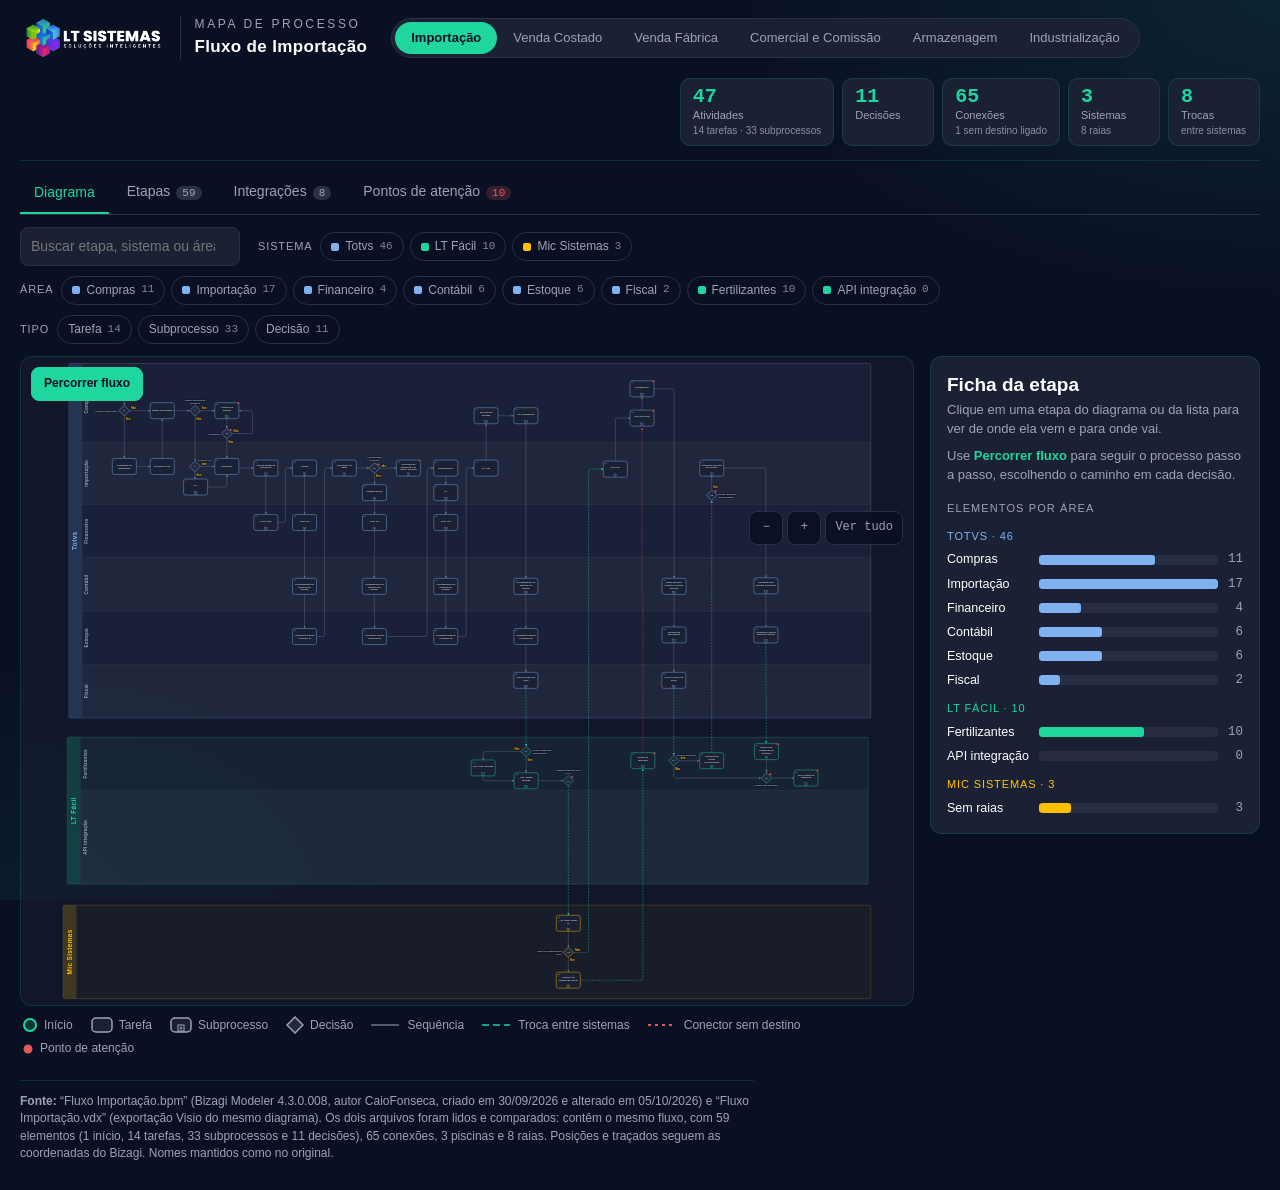
<file: fluxos.html>
<!DOCTYPE html>
<html lang="pt-BR">
<head>
<meta charset="UTF-8">
<meta name="viewport" content="width=device-width, initial-scale=1, viewport-fit=cover">
<style>html,body{margin:0;padding:0}img{max-width:100%}[hidden]{display:none!important}</style>
<title>Fluxos de Processo LT</title>
<style>
/* Layout: faixa de marca com seletor de fluxo + abas; área de trabalho em duas colunas (diagrama navegável | ficha da etapa). No celular a ficha vira folha inferior. */
:root{
  color-scheme:dark;
  --navy:#0A1024;--bg:#0A1024;--slate2:#1B2135;--slate:#2A3142;--gray:#4A5165;--muted:#9AA3B8;--white:#FFFFFF;--text:#FFFFFF;
  --mint:#1ED69E;--teal:#19D1AF;--amber:#FFC000;--red:#E05C5C;--blue:#7FB2F0;
  --line:rgba(30,214,158,.15);--edge:#6B7591;--lane-a:rgba(255,255,255,.022);--lane-b:rgba(255,255,255,.05);
  --font:Arial,Helvetica,sans-serif;--mono:"JetBrains Mono","SFMono-Regular",Consolas,"Courier New",monospace;
  --r:10px;
}
*{box-sizing:border-box}
body{margin:0;background:var(--bg);color:var(--text);font-family:var(--font);font-size:14px;line-height:1.45;
  background-image:radial-gradient(900px 500px at 100% 0%,rgba(25,209,175,.10),transparent 60%),radial-gradient(700px 400px at 0% 100%,rgba(25,209,175,.06),transparent 60%);
  background-attachment:fixed;min-height:100%}
button{font:inherit;color:inherit}
.wrap{padding-inline:20px;padding-block:0 28px;max-width:1680px;margin:0 auto}
@media (max-width:640px){.wrap{padding-inline:16px}}
.mono{font-family:var(--mono)}
.p-totvs{--pc:var(--blue)}.p-lt{--pc:var(--mint)}.p-mic{--pc:var(--amber)}

/* cabeçalho */
header.top{display:flex;align-items:center;gap:16px 24px;padding-block:14px;border-bottom:1px solid var(--line);flex-wrap:wrap}
.brand{display:flex;align-items:center;gap:14px;min-width:0}
.logo{height:48px;width:auto;flex:none}
.brand h1{margin:0;font-size:12px;font-weight:normal;color:var(--muted);letter-spacing:.22em;text-transform:uppercase;border-left:1px solid var(--slate);padding-left:14px;text-wrap:balance}
.brand h1 b{display:block;color:var(--white);font-size:17px;letter-spacing:.02em;text-transform:none;margin-top:2px}
.flowsel{display:flex;align-items:center;gap:10px;flex-wrap:wrap;min-width:0;max-width:100%}
.seg{display:inline-flex;background:var(--slate2);border:1px solid var(--slate);border-radius:999px;padding:3px;max-width:100%;overflow-x:auto;scrollbar-width:none}
.seg::-webkit-scrollbar{display:none}
.seg button{white-space:nowrap;flex:none}
.seg button{background:none;border:0;color:var(--muted);padding:7px 16px;border-radius:999px;cursor:pointer;font-size:13px}
.seg button:hover{color:var(--white)}
.seg button[aria-selected="true"]{background:var(--mint);color:var(--navy);font-weight:bold}
.vbadge{font-size:11px;color:var(--amber);border:1px solid var(--amber);border-radius:999px;padding:3px 10px;white-space:nowrap}
.kpis{display:flex;gap:8px;flex-wrap:wrap;margin-left:auto}
.kpi{background:var(--slate2);border:1px solid var(--line);border-radius:var(--r);padding:7px 12px;min-width:92px}
.kpi .v{font-family:var(--mono);font-size:20px;color:var(--mint);font-weight:bold;line-height:1.1;font-variant-numeric:tabular-nums}
.kpi .l{font-size:11px;color:var(--muted)}
.kpi .l small{display:block;font-size:10px;opacity:.85}

/* abas */
.tabs{display:flex;gap:4px;border-bottom:1px solid var(--slate);margin-top:10px;overflow-x:auto;scrollbar-width:none}
.tabs::-webkit-scrollbar{display:none}
.tab{background:none;border:0;border-bottom:2px solid transparent;color:var(--muted);padding:10px 14px;cursor:pointer;white-space:nowrap;font-size:14px}
.tab:hover{color:var(--white)}
.tab[aria-selected="true"]{color:var(--mint);border-bottom-color:var(--mint)}
.tab .xs{display:none}
.tab .n{font-family:var(--mono);font-size:11px;margin-left:6px;padding:1px 6px;border-radius:999px;background:var(--slate);color:var(--muted);font-weight:normal}
.tab .n.warn{background:rgba(224,92,92,.2);color:var(--red)}
:focus-visible{outline:2px solid var(--mint);outline-offset:2px}

/* filtros */
.filters{display:flex;gap:10px 18px;align-items:center;flex-wrap:wrap;padding-block:12px}
.filters .grp{display:flex;gap:6px;align-items:center;flex-wrap:wrap}
.filters .lbl{font-size:11px;color:var(--muted);letter-spacing:.08em;text-transform:uppercase;margin-right:2px}
input[type=search]{background:var(--slate2);border:1px solid var(--slate);color:var(--white);padding:8px 10px;border-radius:8px;font:inherit;outline:none;width:220px;max-width:100%}
input[type=search]:focus{border-color:var(--mint)}
.chip{border:1px solid var(--slate);background:transparent;color:var(--muted);padding:5px 10px;border-radius:999px;cursor:pointer;font-size:12px;display:inline-flex;align-items:center;gap:6px;white-space:nowrap}
.chip:hover{color:var(--white)}
.chip .dot{width:8px;height:8px;border-radius:2px;background:var(--pc,var(--muted));flex:none}
.chip .c{font-family:var(--mono);font-size:11px;opacity:.8}
.chip.on{border-color:var(--pc,var(--mint));color:var(--white);background:rgba(255,255,255,.07)}
.btn{background:transparent;border:1px solid var(--slate);color:var(--muted);padding:7px 12px;border-radius:8px;cursor:pointer;font-size:12px;white-space:nowrap}
.btn:hover{border-color:var(--mint);color:var(--mint)}
.btn.primary{background:var(--mint);color:var(--navy);border-color:var(--mint);font-weight:bold}
.btn.primary:hover{color:var(--navy);filter:brightness(1.08)}
.btn[disabled]{opacity:.4;cursor:default;pointer-events:none}
.fcount{font-size:12px;color:var(--muted)}
#btnFilt{display:none}
@media (max-width:760px){
  #btnFilt{display:inline-flex}
  .filters .grp.more{display:none}
  .filters.open .grp.more{display:flex;width:100%}
  input[type=search]{flex:1;width:auto;min-width:0}
  .fcount{width:100%;margin:0}
}

/* área de trabalho */
.work{display:grid;grid-template-columns:minmax(0,1fr) 330px;gap:16px;align-items:start}
.work.solo{grid-template-columns:minmax(0,1fr)}
@media (max-width:980px){.work{grid-template-columns:minmax(0,1fr)}}
.canvas{position:relative;height:clamp(440px,calc(100vh - 250px),820px);border:1px solid var(--line);border-radius:12px;background:rgba(27,33,53,.45);overflow:hidden}
@media (max-width:640px){.canvas{height:clamp(440px,76vh,700px)}}
#dia{display:block;width:100%;height:100%;touch-action:none;cursor:grab;user-select:none;-webkit-user-select:none}
#dia.drag{cursor:grabbing}
.ovl{position:absolute;display:flex;gap:6px;align-items:flex-start}
.ovl.tl{top:10px;left:10px}
.ovl.tr{top:10px;right:10px;flex-direction:column;align-items:flex-end}
.zoom{display:flex;gap:4px}
.zoom .btn,.ovl .btn{background:rgba(10,16,36,.86);backdrop-filter:blur(4px)}
.ovl .btn.primary{background:var(--mint)}
.zoom .btn{min-width:34px;padding:7px 9px;font-family:var(--mono)}
#mini{width:176px;height:138px;border:1px solid var(--slate);border-radius:8px;background:rgba(10,16,36,.9);cursor:pointer;touch-action:none;display:block}
@media (max-width:640px){#mini{display:none}}
#mini .mp{fill:var(--pc);fill-opacity:.1;stroke:var(--pc);stroke-opacity:.5;stroke-width:6}
#mini .mn{fill:var(--pc)}
#mini .mn.dim{fill-opacity:.2}
#mini .mn.sel{fill:var(--white)}
#mini .mv{fill:rgba(255,255,255,.1);stroke:var(--white);stroke-width:10}

/* diagrama */
#dia text{font-family:var(--font);fill:var(--white)}
.pool-bg{fill:var(--pc);fill-opacity:.035;stroke:var(--pc);stroke-opacity:.45;stroke-width:1.5}
.pool-hd{fill:var(--pc);fill-opacity:.16}
#dia text.pool-t{fill:var(--pc);font-size:24px;font-weight:bold;letter-spacing:.06em}
.lane{stroke:rgba(255,255,255,.09);stroke-width:1}
.lane.a{fill:var(--lane-a)}.lane.b{fill:var(--lane-b)}
.lane.hl{fill:url(#hatch);stroke:rgba(127,178,240,.45);stroke-dasharray:6 4}
#dia text.lane-t.hl{fill:var(--blue)}
#dia text.lane-note{fill:var(--blue);font-size:11px;font-style:italic;opacity:.85}
#dia text.lane-t{fill:var(--muted);font-size:17px;font-weight:bold;letter-spacing:.05em}
.eg path{fill:none;stroke:var(--edge);stroke-width:1.5;marker-end:url(#ar)}
#dia .eg text{font-size:10px;fill:var(--amber);font-weight:bold;paint-order:stroke;stroke:var(--navy);stroke-width:3.5px;stroke-linejoin:round}
.eg.cross path{stroke:var(--teal);stroke-dasharray:7 4;marker-end:url(#ar-cross)}
.eg.inf path{stroke:var(--red);stroke-dasharray:3 4;stroke-width:2;marker-end:url(#ar-inf)}
.eg.hl path{stroke:var(--white);stroke-width:2.4;marker-end:url(#ar-hl)}
.eg.inf.hl path{stroke:var(--red);stroke-width:2.8;marker-end:url(#ar-inf)}
.eg.trail path{stroke:var(--mint);stroke-width:3.2;stroke-dasharray:none;marker-end:url(#ar-trail)}
.eg.dim{opacity:.16}
.mk{fill:var(--edge)}.mk.cross{fill:var(--teal)}.mk.inf{fill:var(--red)}.mk.hl{fill:var(--white)}.mk.trail{fill:var(--mint)}
.node{cursor:pointer;outline:none}
.node .shape{fill:var(--slate2);stroke:var(--pc);stroke-width:1.6}
.node.k-gw .shape{fill:#232a40}
.node.k-start .shape{fill:rgba(30,214,158,.18);stroke:var(--mint);stroke-width:2.2}
.node.k-end .shape{stroke-width:4}
.node.todo .shape{stroke-dasharray:5 4;fill:rgba(27,33,53,.5)}
#dia .node .devt{font-size:6.5px;font-weight:bold;fill:var(--amber);letter-spacing:.04em;pointer-events:none}
.node .nm{font-size:9px;text-anchor:middle;pointer-events:none}
.node .gl{font-size:9.5px;paint-order:stroke;stroke:var(--navy);stroke-width:3.5px;stroke-linejoin:round;pointer-events:none}
#dia .node .num{font-family:var(--mono);font-size:7.5px;fill:var(--pc);pointer-events:none}
#dia .node .num.c{text-anchor:middle;font-size:9px;font-weight:bold}
.node .plus{fill:none;stroke:var(--pc);stroke-width:1}
.node:hover .shape{fill:#2a3555}
.node:focus-visible .shape{stroke:var(--white);stroke-width:3}
.node.nb .shape{stroke-width:2.6}
.node.trail .shape{fill:rgba(30,214,158,.24);stroke:var(--mint);stroke-width:2.2}
.node.sel .shape{stroke:var(--white);stroke-width:3.2;fill:#2f3d66}
.node.dim{opacity:.17}
.node.warn .wdot{display:block}
.wdot{display:none;fill:var(--red);stroke:var(--navy);stroke-width:1.5}

/* barra do percurso */
.tourbar{position:absolute;left:10px;right:10px;bottom:10px;background:rgba(10,16,36,.95);border:1px solid var(--mint);border-radius:12px;padding:10px 12px;display:flex;gap:8px 14px;align-items:center;flex-wrap:wrap;box-shadow:0 8px 30px rgba(0,0,0,.45)}
.tb-head{min-width:0;flex:1 1 220px}
.tb-step{font-size:11px;color:var(--mint);letter-spacing:.1em;text-transform:uppercase;display:block}
.tb-name{font-weight:bold;font-size:15px;display:block;overflow-wrap:anywhere}
.tb-where{font-size:12px;color:var(--muted)}
.tb-next{display:flex;gap:6px;flex-wrap:wrap;flex:2 1 260px}
.tb-next .end{font-size:12px;color:var(--red)}
.tb-next .end.ok{color:var(--mint)}
.tb-ctl{display:flex;gap:6px}
.nx{background:rgba(30,214,158,.12);border:1px solid var(--mint);color:var(--white);padding:7px 11px;border-radius:8px;cursor:pointer;font-size:13px;text-align:left;max-width:100%}
.nx:hover{background:rgba(30,214,158,.24)}
.nx b{color:var(--amber);margin-right:4px}
.nx i{font-style:normal;color:var(--mint);margin-right:4px}

/* legenda */
.legend{display:flex;gap:6px 18px;flex-wrap:wrap;padding:10px 2px 0;color:var(--muted);font-size:12px;align-items:center}
.legend span{display:inline-flex;align-items:center;gap:6px}
.legend svg{flex:none}

/* ficha */
.panel{background:var(--slate2);border:1px solid var(--line);border-radius:12px;padding:16px;position:sticky;top:calc(env(safe-area-inset-top,0px) + 12px);max-height:calc(100vh - 24px);overflow:auto;min-width:0}
.panel h2{margin:0 0 4px;font-size:19px;line-height:1.25;overflow-wrap:anywhere;text-wrap:balance}
.panel .eyebrow{display:flex;gap:6px;align-items:center;flex-wrap:wrap;margin-bottom:8px}
.panel .where{color:var(--muted);font-size:13px;margin-bottom:12px}
.panel h3{font-size:11px;color:var(--muted);letter-spacing:.1em;text-transform:uppercase;font-weight:normal;margin:16px 0 6px}
.panel p{margin:0 0 8px;color:var(--muted);font-size:13px}
.pill{display:inline-block;font-size:11px;padding:2px 8px;border-radius:999px;border:1px solid var(--pc,var(--slate));color:var(--pc,var(--muted));white-space:nowrap}
.pill.kind{border-color:var(--slate);color:var(--white);background:var(--slate)}
.pill.dev{border-color:var(--amber);color:var(--amber)}
.panel p.desc{color:var(--white);font-size:13.5px;margin:0 0 4px}
.src{margin:0;padding-left:18px;color:var(--muted);font-size:12.5px}
.src li{margin:2px 0}
.pill.num{font-family:var(--mono);border-color:transparent;background:rgba(255,255,255,.08);color:var(--white)}
.links{display:flex;flex-direction:column;gap:6px}
.lk{display:flex;gap:8px;align-items:baseline;background:var(--navy);border:1px solid var(--slate);border-left:3px solid var(--pc);border-radius:8px;padding:8px 10px;cursor:pointer;text-align:left;width:100%;font-size:13px}
.lk:hover{border-color:var(--mint);border-left-color:var(--pc)}
.lk .q{font-family:var(--mono);font-size:11px;color:var(--muted);flex:none}
.lk .t{min-width:0;overflow-wrap:anywhere;flex:1}
.lk .t small{display:block;color:var(--muted);font-size:11px}
.lk .br{color:var(--amber);font-weight:bold;font-size:12px;flex:none}
.none{color:var(--muted);font-size:13px;font-style:italic}
.alert{border:1px solid rgba(224,92,92,.5);background:rgba(224,92,92,.1);border-radius:8px;padding:8px 10px;font-size:12.5px;margin-top:6px;cursor:pointer;display:block;width:100%;text-align:left}
.alert b{color:var(--red);display:block;margin-bottom:2px}
.pacts{display:flex;gap:6px;flex-wrap:wrap;margin-top:16px}
.close{display:none;position:absolute;top:10px;right:10px;background:none;border:1px solid var(--slate);color:var(--muted);width:34px;height:34px;border-radius:8px;cursor:pointer;font-size:16px}
.bars{display:grid;grid-template-columns:auto 1fr auto;gap:6px 10px;align-items:center;font-size:12.5px}
.bars .bn{color:var(--white);white-space:nowrap}
.bars .bt{height:10px;border-radius:3px;background:rgba(255,255,255,.06);overflow:hidden}
.bars .bt i{display:block;height:100%;background:var(--pc);border-radius:3px}
.bars .bv{font-family:var(--mono);font-variant-numeric:tabular-nums;color:var(--muted);text-align:right}
.bars .bh{grid-column:1/-1;font-size:11px;color:var(--pc);letter-spacing:.08em;text-transform:uppercase;margin-top:6px}
@media (max-width:980px){
  .panel{position:fixed;left:0;right:0;bottom:0;top:auto;z-index:30;border-radius:16px 16px 0 0;max-height:72vh;transform:translateY(105%);transition:transform .25s;padding-bottom:calc(16px + env(safe-area-inset-bottom,0px));box-shadow:0 -10px 40px rgba(0,0,0,.6);border-color:var(--mint)}
  .panel.open{transform:none}
  .panel h2{padding-right:40px}
  .close{display:block}
}
@media (prefers-reduced-motion:reduce){.panel{transition:none}}
@media (max-width:640px){
  .logo{height:40px}
  .flowsel{width:100%}
  .seg button{padding:7px 11px;font-size:12px}
  .kpis{display:grid;grid-template-columns:repeat(5,minmax(0,1fr));gap:6px;width:100%;margin:0}
  .kpi{min-width:0;padding:6px 7px}
  .kpi .v{font-size:17px}
  .kpi .l{font-size:10px}
  .kpi .l small{display:none}
  .tab{padding:10px 7px;font-size:13px}
  .tab .lg{display:none}.tab .xs{display:inline}
  .tab .n{margin-left:3px;padding:1px 5px}
  .tourbar{left:6px;right:6px;bottom:6px;padding:8px 10px;gap:6px 10px}
  .tb-head{flex-basis:100%}
  .tb-name{font-size:14px}
  .tb-next{flex-basis:100%}
  .nx{padding:6px 9px}
  .tb-ctl .btn{padding:6px 9px}
}

/* tabelas e cartões */
.tblwrap{overflow-x:auto;border:1px solid var(--line);border-radius:12px;background:rgba(27,33,53,.5)}
table{width:100%;border-collapse:collapse}
th{text-align:left;font-size:11px;color:var(--muted);font-weight:normal;padding:10px 12px;border-bottom:1px solid var(--slate);white-space:nowrap;letter-spacing:.06em;text-transform:uppercase}
td{padding:9px 12px;border-bottom:1px solid rgba(42,49,66,.6);vertical-align:top;font-size:13px}
tr.row{cursor:pointer}
tr.row:hover td{background:rgba(30,214,158,.05)}
tr.row.sel td{background:rgba(30,214,158,.11)}
td.q{font-family:var(--mono);color:var(--muted);font-variant-numeric:tabular-nums;white-space:nowrap}
td.nmc{font-weight:bold;min-width:180px}
td.rel{color:var(--muted);font-size:12px;min-width:170px}
td.rel b{color:var(--amber);font-weight:bold}
td .sys{display:inline-flex;align-items:center;gap:6px;white-space:nowrap}
td .sys i{width:8px;height:8px;border-radius:2px;background:var(--pc);flex:none}
.note{color:var(--muted);font-size:12px;margin:10px 2px 0;max-width:80ch}
.empty{padding:28px;text-align:center;color:var(--muted)}
@media (max-width:760px){
  #tbl thead{display:none}
  #tbl,#tbl tbody{display:block}
  #tbl tr.row{display:grid;grid-template-columns:auto 1fr;gap:2px 10px;padding:10px 12px;border-bottom:1px solid rgba(42,49,66,.6)}
  #tbl td{border:0;padding:0;background:none!important}
  #tbl td.q{grid-row:1/4}
  #tbl td.nmc{min-width:0}
  #tbl td.rel{display:none}
}
.sec{padding-top:16px}
.sec h2{font-size:18px;margin:0 0 4px}
.sec .lead{color:var(--muted);margin:0 0 14px;max-width:75ch}
.cards{display:grid;grid-template-columns:repeat(auto-fill,minmax(min(100%,330px),1fr));gap:12px}
.card{background:var(--slate2);border:1px solid var(--line);border-radius:12px;padding:14px;display:flex;flex-direction:column;gap:10px;min-width:0}
.hand{display:grid;grid-template-columns:1fr;gap:6px}
.hand .side{border-left:3px solid var(--pc);padding:2px 0 2px 10px;min-width:0}
.hand .side small{display:block;color:var(--pc);font-size:11px;letter-spacing:.06em;text-transform:uppercase}
.hand .side b{overflow-wrap:anywhere}
.hand .arrow{color:var(--muted);font-size:12px;padding-left:13px}
.hand .arrow b{color:var(--amber)}
.card .foot{display:flex;gap:8px;align-items:center;flex-wrap:wrap;margin-top:auto}
.tag{font-size:11px;padding:2px 8px;border-radius:5px;background:var(--slate);color:var(--muted);white-space:nowrap}
.tag.red{background:rgba(224,92,92,.18);color:var(--red)}
.tag.amber{background:rgba(255,192,0,.15);color:var(--amber)}
.lgnovo{font-size:10px;color:var(--amber);letter-spacing:.04em}
.matrix{border-collapse:separate;border-spacing:4px;width:auto;margin-bottom:18px}
.matrix th,.matrix td{border:0;padding:8px 12px;text-align:center;font-size:13px;text-transform:none;letter-spacing:0}
.matrix th{color:var(--pc,var(--muted));font-weight:bold}
.matrix td{background:var(--slate2);border-radius:6px;font-family:var(--mono);font-variant-numeric:tabular-nums;min-width:74px}
.matrix td.z{color:var(--gray)}
.matrix td.v{color:var(--mint);font-weight:bold;font-size:16px}
.matrix caption{caption-side:bottom;text-align:left;color:var(--muted);font-size:12px;padding-top:4px}
.flist{display:flex;flex-direction:column;gap:12px;max-width:920px}
.find{border-left:4px solid var(--sc)}
.find.s-alta{--sc:var(--red)}.find.s-media{--sc:var(--amber)}.find.s-baixa{--sc:var(--gray)}
.find h3{margin:0;font-size:15px;line-height:1.3;text-wrap:balance}
.find p{margin:0;color:var(--muted);font-size:13px}
.find .ask{color:var(--white);font-size:13px}
.find .ask b{color:var(--mint);font-weight:normal;font-size:11px;letter-spacing:.08em;text-transform:uppercase;display:block}
.sev{font-size:11px;padding:2px 9px;border-radius:999px;border:1px solid var(--sc);color:var(--sc);letter-spacing:.06em;text-transform:uppercase;align-self:flex-start}
.find.s-baixa .sev{color:var(--muted)}
.nchips{display:flex;gap:6px;flex-wrap:wrap}
.nchip{background:var(--navy);border:1px solid var(--slate);border-radius:6px;padding:4px 8px;font-size:12px;cursor:pointer;color:var(--white);text-align:left}
.nchip:hover{border-color:var(--mint)}
.nchip span{font-family:var(--mono);color:var(--muted);margin-right:5px}
footer{margin-top:22px;padding-top:12px;border-top:1px solid var(--line);color:var(--muted);font-size:12px;max-width:110ch}
</style>
</head>
<body>


<div class="wrap">
<header class="top">
  <div class="brand">
    <img class="logo" alt="LT Sistemas — Soluções Inteligentes" src="[data-uri]">
    <h1>Mapa de processo<b id="flowTitle">Fluxo de Importação</b></h1>
  </div>
  <div class="flowsel"><div class="seg" id="seg" role="tablist" aria-label="Fluxo exibido"></div><span class="vbadge" id="flowBadge" hidden></span></div>
  <div class="kpis" id="kpis"></div>
</header>

<nav class="tabs" role="tablist" aria-label="Seções do painel">
  <button class="tab" role="tab" id="t-diagrama" data-tab="diagrama" aria-selected="true">Diagrama</button>
  <button class="tab" role="tab" id="t-etapas" data-tab="etapas" aria-selected="false">Etapas<span class="n" id="nEtapas"></span></button>
  <button class="tab" role="tab" id="t-integracoes" data-tab="integracoes" aria-selected="false">Integrações<span class="n" id="nInteg"></span></button>
  <button class="tab" role="tab" id="t-atencao" data-tab="atencao" aria-selected="false"><span class="lg" id="findTabLg">Pontos de atenção</span><span class="xs" id="findTabXs">Atenção</span><span class="n warn" id="nFind"></span></button>
</nav>

<div class="filters" id="filters">
  <input type="search" id="q" placeholder="Buscar etapa, sistema ou área…" aria-label="Buscar etapa">
  <button class="btn" id="btnFilt" aria-expanded="false">Filtros</button>
  <div class="grp more"><span class="lbl">Sistema</span><span class="grp" id="fPool"></span></div>
  <div class="grp more"><span class="lbl">Área</span><span class="grp" id="fLane"></span></div>
  <div class="grp more"><span class="lbl">Tipo</span><span class="grp" id="fKind"></span></div>
  <button class="btn" id="btnClear" hidden>Limpar</button>
  <span class="fcount" id="fcount" aria-live="polite"></span>
</div>

<div class="work" id="work">
  <div class="main">
    <section id="s-diagrama" role="tabpanel" aria-labelledby="t-diagrama">
      <div class="canvas" id="canvas">
        <svg id="dia" role="group" aria-label="Diagrama do fluxo">
          <defs>
            <pattern id="hatch" patternUnits="userSpaceOnUse" width="14" height="14" patternTransform="rotate(45)"><rect width="14" height="14" fill="rgba(127,178,240,.06)"/><line x1="0" y1="0" x2="0" y2="14" stroke="rgba(127,178,240,.16)" stroke-width="3"/></pattern>
            <marker id="ar" markerUnits="userSpaceOnUse" markerWidth="10" markerHeight="10" refX="9" refY="5" orient="auto"><path class="mk" d="M0,1 L9,5 L0,9 z"/></marker>
            <marker id="ar-cross" markerUnits="userSpaceOnUse" markerWidth="10" markerHeight="10" refX="9" refY="5" orient="auto"><path class="mk cross" d="M0,1 L9,5 L0,9 z"/></marker>
            <marker id="ar-inf" markerUnits="userSpaceOnUse" markerWidth="10" markerHeight="10" refX="9" refY="5" orient="auto"><path class="mk inf" d="M0,1 L9,5 L0,9 z"/></marker>
            <marker id="ar-hl" markerUnits="userSpaceOnUse" markerWidth="12" markerHeight="12" refX="10" refY="6" orient="auto"><path class="mk hl" d="M0,1 L11,6 L0,11 z"/></marker>
            <marker id="ar-trail" markerUnits="userSpaceOnUse" markerWidth="13" markerHeight="13" refX="11" refY="6.5" orient="auto"><path class="mk trail" d="M0,1 L12,6.5 L0,12 z"/></marker>
          </defs>
          <g id="vp"></g>
        </svg>
        <div class="ovl tl"><button class="btn primary" id="btnTour">Percorrer fluxo</button></div>
        <div class="ovl tr">
          <svg id="mini" aria-hidden="true"></svg>
          <div class="zoom">
            <button class="btn" id="zOut" aria-label="Afastar">−</button>
            <button class="btn" id="zIn" aria-label="Aproximar">+</button>
            <button class="btn" id="zFit">Ver tudo</button>
          </div>
        </div>
        <div class="tourbar" id="tourbar" hidden></div>
      </div>
      <div class="legend" aria-label="Legenda">
        <span><svg width="16" height="16"><circle cx="8" cy="8" r="6" fill="rgba(30,214,158,.18)" stroke="#1ED69E" stroke-width="2"/></svg>Início</span>
        <span id="lgEnd" hidden><svg width="16" height="16"><circle cx="8" cy="8" r="5.5" fill="#1B2135" stroke="#9AA3B8" stroke-width="3"/></svg>Fim</span>
        <span><svg width="22" height="16"><rect x="1" y="1" width="20" height="14" rx="4" fill="#1B2135" stroke="#9AA3B8" stroke-width="1.5"/></svg>Tarefa</span>
        <span><svg width="22" height="16"><rect x="1" y="1" width="20" height="14" rx="4" fill="#1B2135" stroke="#9AA3B8" stroke-width="1.5"/><rect x="8" y="8" width="6" height="6" fill="none" stroke="#9AA3B8"/><path d="M11 9.5v3M9.5 11h3" stroke="#9AA3B8"/></svg>Subprocesso</span>
        <span><svg width="18" height="18"><path d="M9 1 17 9 9 17 1 9z" fill="#232a40" stroke="#9AA3B8" stroke-width="1.5"/></svg>Decisão</span>
        <span><svg width="30" height="10"><path d="M0 5h28" stroke="#6B7591" stroke-width="1.5"/></svg>Sequência</span>
        <span><svg width="30" height="10"><path d="M0 5h28" stroke="#19D1AF" stroke-width="1.5" stroke-dasharray="7 4"/></svg>Troca entre sistemas</span>
        <span id="lgInf" hidden><svg width="30" height="10"><path d="M0 5h28" stroke="#E05C5C" stroke-width="2" stroke-dasharray="3 4"/></svg>Conector sem destino</span>
        <span id="lgDev" hidden><b class="lgnovo">novo</b>Requisito novo</span>
        <span id="lgTodo" hidden><svg width="22" height="16"><rect x="1" y="1" width="20" height="14" rx="4" fill="#1B2135" stroke="#9AA3B8" stroke-width="1.5" stroke-dasharray="4 3"/></svg>Ramo pendente</span>
        <span><svg width="12" height="12"><circle cx="6" cy="6" r="4.5" fill="#E05C5C"/></svg>Ponto de atenção</span>
      </div>
    </section>

    <section id="s-etapas" role="tabpanel" aria-labelledby="t-etapas" hidden>
      <div class="tblwrap">
        <table id="tbl">
          <thead><tr><th>Nº</th><th>Etapa</th><th>Tipo</th><th>Sistema · Área</th><th>Vem de</th><th>Vai para</th></tr></thead>
          <tbody id="tbody"></tbody>
        </table>
        <div class="empty" id="tblEmpty" hidden>Nenhuma etapa corresponde aos filtros. <button class="btn" id="btnClear2">Limpar filtros</button></div>
      </div>
      <p class="note" id="numNote"></p>
    </section>

    <section id="s-integracoes" class="sec" role="tabpanel" aria-labelledby="t-integracoes" hidden>
      <h2>Trocas entre sistemas</h2>
      <p class="lead" id="integLead"></p>
      <div class="tblwrap" style="border:0;background:none"><table class="matrix" id="matrix"></table></div>
      <div class="cards" id="integCards"></div>
    </section>

    <section id="s-atencao" class="sec" role="tabpanel" aria-labelledby="t-atencao" hidden>
      <h2 id="findTitle"></h2>
      <p class="lead" id="findLead"></p>
      <div class="flist" id="findCards"></div>
    </section>
  </div>

  <aside class="panel" id="panel" aria-live="polite">
    <button class="close" id="pClose" aria-label="Fechar ficha">✕</button>
    <div id="pBody"></div>
  </aside>
</div>

<footer id="foot"></footer>
</div>

<script>
const FLOWS=[{"pools":[{"key":"totvs","name":"Totvs","x":470.0,"y":40.0,"w":3004.0,"h":1328.0},{"key":"lt","name":"LT Fácil","x":464.0,"y":1440.0,"w":3000.0,"h":550.0},{"key":"mic","name":"Mic Sistemas","x":449.0,"y":2069.0,"w":3025.0,"h":350.0}],"lanes":[{"name":"Compras","pool":"totvs","x":520.0,"y":40.0,"w":2954.0,"h":296.0},{"name":"Importação","pool":"totvs","x":520.0,"y":336.0,"w":2954.0,"h":232.0},{"name":"Financeiro","pool":"totvs","x":520.0,"y":568.0,"w":2954.0,"h":200.0},{"name":"contábil","pool":"totvs","x":520.0,"y":768.0,"w":2954.0,"h":200.0},{"name":"Estoque","pool":"totvs","x":520.0,"y":968.0,"w":2954.0,"h":200.0},{"name":"Fiscal","pool":"totvs","x":520.0,"y":1168.0,"w":2954.0,"h":200.0},{"name":"Fertilizantes","pool":"lt","x":514.0,"y":1440.0,"w":2950.0,"h":200.0},{"name":"API integração","pool":"lt","x":514.0,"y":1640.0,"w":2950.0,"h":350.0}],"nodes":[{"id":"n1","seq":1,"name":"","label":"Início","kind":"start","pool":"totvs","poolName":"Totvs","lane":"Compras","x":564.0,"y":97.0,"w":30.0,"h":30.0},{"id":"n2","seq":2,"name":"Solicitação de Compras","label":"Solicitação de Compras","kind":"task","pool":"totvs","poolName":"Totvs","lane":"Compras","x":633.0,"y":82.0,"w":90.0,"h":60.0},{"id":"n3","seq":3,"name":"Produto importado?","label":"Produto importado?","kind":"gw","pool":"totvs","poolName":"Totvs","lane":"Compras","x":658.0,"y":197.0,"w":40.0,"h":40.0},{"id":"n4","seq":4,"name":"Solicitação de importação","label":"Solicitação de importação","kind":"task","pool":"totvs","poolName":"Totvs","lane":"Importação","x":633.0,"y":396.0,"w":90.0,"h":60.0},{"id":"n5","seq":5,"name":"Purchase Order","label":"Purchase Order","kind":"task","pool":"totvs","poolName":"Totvs","lane":"Importação","x":775.0,"y":396.0,"w":90.0,"h":60.0},{"id":"n6","seq":6,"name":"Pedido de compras","label":"Pedido de compras","kind":"task","pool":"totvs","poolName":"Totvs","lane":"Compras","x":775.0,"y":187.0,"w":90.0,"h":60.0},{"id":"n7","seq":7,"name":"Possui controle de alçadas?","label":"Possui controle de alçadas?","kind":"gw","pool":"totvs","poolName":"Totvs","lane":"Compras","x":923.0,"y":197.0,"w":40.0,"h":40.0},{"id":"n8","seq":8,"name":"Controla LI?","label":"Controla LI?","kind":"gw","pool":"totvs","poolName":"Totvs","lane":"Importação","x":923.0,"y":406.0,"w":40.0,"h":40.0},{"id":"n9","seq":9,"name":"PLI","label":"PLI","kind":"sub","pool":"totvs","poolName":"Totvs","lane":"Importação","x":900.0,"y":473.0,"w":90.0,"h":60.0},{"id":"n10","seq":10,"name":"Controle de alçadas","label":"Controle de alçadas","kind":"sub","pool":"totvs","poolName":"Totvs","lane":"Compras","x":1017.0,"y":187.0,"w":90.0,"h":60.0},{"id":"n11","seq":11,"name":"Aprovado?","label":"Aprovado?","kind":"gw","pool":"totvs","poolName":"Totvs","lane":"Compras","x":1042.0,"y":283.0,"w":40.0,"h":40.0},{"id":"n12","seq":12,"name":"Embarque","label":"Embarque","kind":"task","pool":"totvs","poolName":"Totvs","lane":"Importação","x":1017.0,"y":396.0,"w":90.0,"h":60.0},{"id":"n13","seq":13,"name":"Vincula Tabela de préCalculo","label":"Vincula Tabela de préCalculo","kind":"sub","pool":"totvs","poolName":"Totvs","lane":"Importação","x":1163.0,"y":402.0,"w":90.0,"h":60.0},{"id":"n14","seq":14,"name":"Título PRE","label":"Título PRE","kind":"sub","pool":"totvs","poolName":"Totvs","lane":"Financeiro","x":1163.0,"y":606.0,"w":90.0,"h":60.0},{"id":"n15","seq":15,"name":"Invoice","label":"Invoice","kind":"sub","pool":"totvs","poolName":"Totvs","lane":"Importação","x":1308.0,"y":402.0,"w":90.0,"h":60.0},{"id":"n16","seq":16,"name":"Título INV","label":"Título INV","kind":"sub","pool":"totvs","poolName":"Totvs","lane":"Financeiro","x":1308.0,"y":606.0,"w":90.0,"h":60.0},{"id":"n17","seq":17,"name":"Contábilização do estoque em transito","label":"Contábilização do estoque em transito","kind":"task","pool":"totvs","poolName":"Totvs","lane":"contábil","x":1308.0,"y":845.0,"w":90.0,"h":60.0},{"id":"n18","seq":18,"name":"Movimento interno Armazem 81","label":"Movimento interno Armazem 81","kind":"task","pool":"totvs","poolName":"Totvs","lane":"Estoque","x":1308.0,"y":1033.0,"w":90.0,"h":60.0},{"id":"n19","seq":19,"name":"Vinculação do navio","label":"Vinculação do navio","kind":"sub","pool":"totvs","poolName":"Totvs","lane":"Importação","x":1457.0,"y":402.0,"w":90.0,"h":60.0},{"id":"n20","seq":20,"name":"Possui preço cravado?","label":"Possui preço cravado?","kind":"gw","pool":"totvs","poolName":"Totvs","lane":"Importação","x":1595.0,"y":412.0,"w":40.0,"h":40.0},{"id":"n21","seq":21,"name":"atualiza invoice","label":"atualiza invoice","kind":"sub","pool":"totvs","poolName":"Totvs","lane":"Importação","x":1570.0,"y":494.0,"w":90.0,"h":60.0},{"id":"n22","seq":22,"name":"Título INV","label":"Título INV","kind":"sub","pool":"totvs","poolName":"Totvs","lane":"Financeiro","x":1570.0,"y":606.0,"w":90.0,"h":60.0},{"id":"n23","seq":23,"name":"Contábilização do estoque em transito","label":"Contábilização do estoque em transito","kind":"task","pool":"totvs","poolName":"Totvs","lane":"contábil","x":1569.0,"y":845.0,"w":90.0,"h":60.0},{"id":"n24","seq":24,"name":"Movimento interno Armazem 81","label":"Movimento interno Armazem 81","kind":"task","pool":"totvs","poolName":"Totvs","lane":"Estoque","x":1570.0,"y":1033.0,"w":90.0,"h":60.0},{"id":"n25","seq":25,"name":"Schedulle de atualização de custos Semanal","label":"Schedulle de atualização de custos Semanal","kind":"sub","pool":"totvs","poolName":"Totvs","lane":"Importação","x":1697.0,"y":402.0,"w":90.0,"h":60.0},{"id":"n26","seq":26,"name":"Desembaraço","label":"Desembaraço","kind":"task","pool":"totvs","poolName":"Totvs","lane":"Importação","x":1837.0,"y":402.0,"w":90.0,"h":60.0},{"id":"n27","seq":27,"name":"DI","label":"DI","kind":"sub","pool":"totvs","poolName":"Totvs","lane":"Importação","x":1837.0,"y":494.0,"w":90.0,"h":60.0},{"id":"n28","seq":28,"name":"Título INV","label":"Título INV","kind":"sub","pool":"totvs","poolName":"Totvs","lane":"Financeiro","x":1837.0,"y":606.0,"w":90.0,"h":60.0},{"id":"n29","seq":29,"name":"Contábilização do estoque em transito","label":"Contábilização do estoque em transito","kind":"task","pool":"totvs","poolName":"Totvs","lane":"contábil","x":1837.0,"y":845.0,"w":90.0,"h":60.0},{"id":"n30","seq":30,"name":"Movimento interno Armazem 82","label":"Movimento interno Armazem 82","kind":"task","pool":"totvs","poolName":"Totvs","lane":"Estoque","x":1837.0,"y":1033.0,"w":90.0,"h":60.0},{"id":"n31","seq":31,"name":"NF Mãe","label":"NF Mãe","kind":"task","pool":"totvs","poolName":"Totvs","lane":"Importação","x":1988.0,"y":402.0,"w":90.0,"h":60.0},{"id":"n32","seq":32,"name":"Pré nota de entrada","label":"Pré nota de entrada","kind":"sub","pool":"totvs","poolName":"Totvs","lane":"Compras","x":1988.0,"y":206.0,"w":90.0,"h":60.0},{"id":"n33","seq":33,"name":"NF Classificada","label":"NF Classificada","kind":"sub","pool":"totvs","poolName":"Totvs","lane":"Compras","x":2137.0,"y":206.0,"w":90.0,"h":60.0},{"id":"n34","seq":34,"name":"Contábilização do estoque em transito","label":"Contábilização do estoque em transito","kind":"sub","pool":"totvs","poolName":"Totvs","lane":"contábil","x":2137.0,"y":845.0,"w":90.0,"h":60.0},{"id":"n35","seq":35,"name":"Movimento interno Armazem 83","label":"Movimento interno Armazem 83","kind":"task","pool":"totvs","poolName":"Totvs","lane":"Estoque","x":2137.0,"y":1033.0,"w":90.0,"h":60.0},{"id":"n36","seq":36,"name":"Livros Fiscais (NF Mãe)","label":"Livros Fiscais (NF Mãe)","kind":"sub","pool":"totvs","poolName":"Totvs","lane":"Fiscal","x":2137.0,"y":1197.0,"w":90.0,"h":60.0},{"id":"n37","seq":37,"name":"Possui operação cadastrada?","label":"Possui operação cadastrada?","kind":"gw","pool":"lt","poolName":"LT Fácil","lane":"Fertilizantes","x":2163.0,"y":1474.0,"w":40.0,"h":40.0},{"id":"n38","seq":38,"name":"Cad. Oper. Entrada","label":"Cad. Oper. Entrada","kind":"sub","pool":"lt","poolName":"LT Fácil","lane":"Fertilizantes","x":1977.0,"y":1525.0,"w":90.0,"h":60.0},{"id":"n39","seq":39,"name":"Cad. Regra Entrada","label":"Cad. Regra Entrada","kind":"sub","pool":"lt","poolName":"LT Fácil","lane":"Fertilizantes","x":2138.0,"y":1573.0,"w":90.0,"h":60.0},{"id":"n40","seq":40,"name":"Integra dados DI com MIC?","label":"Integra dados DI com MIC?","kind":"gw","pool":"lt","poolName":"LT Fácil","lane":"Fertilizantes","x":2321.0,"y":1583.0,"w":40.0,"h":40.0},{"id":"n41","seq":41,"name":"API Integ. Dados DI","label":"API Integ. Dados DI","kind":"sub","pool":"mic","poolName":"Mic Sistemas","lane":"","x":2296.0,"y":2107.0,"w":90.0,"h":60.0},{"id":"n42","seq":42,"name":"Gera NF Remessa na MIC?","label":"Gera NF Remessa na MIC?","kind":"gw","pool":"mic","poolName":"Mic Sistemas","lane":"","x":2321.0,"y":2226.0,"w":40.0,"h":40.0},{"id":"n43","seq":43,"name":"Geração de Remessas (3949)","label":"Geração de Remessas (3949)","kind":"sub","pool":"mic","poolName":"Mic Sistemas","lane":"","x":2296.0,"y":2320.0,"w":90.0,"h":60.0},{"id":"n44","seq":44,"name":"NF FIlha","label":"NF FIlha","kind":"sub","pool":"totvs","poolName":"Totvs","lane":"Importação","x":2472.0,"y":406.0,"w":90.0,"h":60.0},{"id":"n45","seq":45,"name":"Ordem de descarga","label":"Ordem de descarga","kind":"sub","pool":"lt","poolName":"LT Fácil","lane":"Fertilizantes","x":2575.0,"y":1498.0,"w":90.0,"h":60.0,"desc":"Ordem de descarga do Fertilizer, com as NF 3949 da Mic. Segundo a reunião na Uralchem, ela abre o ticket na balança automaticamente: a placa é lida por tag ou câmera, o semáforo (ou cancela) libera a entrada, peso bruto na entrada e tara na saída; divergência trava o semáforo. Não há agendamento de chegada: os caminhões entram conforme a descarga anda, para liberar o navio.","src":["Reunião na Uralchem (transcrição e quadro), analisada em 07/10/2026"]},{"id":"n46","seq":46,"name":"Pré Nota Filha","label":"Pré Nota Filha","kind":"sub","pool":"totvs","poolName":"Totvs","lane":"Compras","x":2572.0,"y":215.0,"w":90.0,"h":60.0,"desc":"Hoje a entrada é pela quantidade da NF. A reunião concluiu que o correto é a balança, para medir a perda no transporte; a regra ficou aberta (ver Pontos de atenção).","src":["Reunião na Uralchem (transcrição e quadro), analisada em 07/10/2026"]},{"id":"n47","seq":47,"name":"Classifica NF","label":"Classifica NF","kind":"sub","pool":"totvs","poolName":"Totvs","lane":"Compras","x":2572.0,"y":105.0,"w":90.0,"h":60.0},{"id":"n48","seq":48,"name":"Baixa Estoque Transito e Contab. Estoque","label":"Baixa Estoque Transito e Contab. Estoque","kind":"sub","pool":"totvs","poolName":"Totvs","lane":"contábil","x":2692.0,"y":845.0,"w":90.0,"h":60.0},{"id":"n49","seq":49,"name":"Estoque da mercadoria","label":"Estoque da mercadoria","kind":"sub","pool":"totvs","poolName":"Totvs","lane":"Estoque","x":2692.0,"y":1027.0,"w":90.0,"h":60.0},{"id":"n50","seq":50,"name":"Livros Fiscais (NF Filha)","label":"Livros Fiscais (NF Filha)","kind":"sub","pool":"totvs","poolName":"Totvs","lane":"Fiscal","x":2691.0,"y":1197.0,"w":90.0,"h":60.0},{"id":"n51","seq":51,"name":"Apura provisórios","label":"Apura provisórios","kind":"gw","pool":"lt","poolName":"LT Fácil","lane":"Fertilizantes","x":2716.0,"y":1508.0,"w":40.0,"h":40.0},{"id":"n52","seq":52,"name":"Apuração de custos Provisionados","label":"Apuração de custos Provisionados","kind":"sub","pool":"lt","poolName":"LT Fácil","lane":"Fertilizantes","x":2833.0,"y":1498.0,"w":90.0,"h":60.0},{"id":"n53","seq":53,"name":"Existe despesas provisionadas","label":"Existe despesas provisionadas","kind":"gw","pool":"totvs","poolName":"Totvs","lane":"Importação","x":2858.0,"y":514.0,"w":40.0,"h":40.0},{"id":"n54","seq":54,"name":"requisição de custo em transito","label":"requisição de custo em transito","kind":"sub","pool":"totvs","poolName":"Totvs","lane":"Importação","x":2833.0,"y":402.0,"w":90.0,"h":60.0},{"id":"n55","seq":55,"name":"Contabilização estoque provisiona","label":"Contabilização estoque provisiona","kind":"sub","pool":"totvs","poolName":"Totvs","lane":"contábil","x":3036.0,"y":843.0,"w":90.0,"h":60.0},{"id":"n56","seq":56,"name":"Movimento Interno armazem destino","label":"Movimento Interno armazem destino","kind":"sub","pool":"totvs","poolName":"Totvs","lane":"Estoque","x":3036.0,"y":1027.0,"w":90.0,"h":60.0},{"id":"n57","seq":57,"name":"Retorno de finalização de entradas","label":"Retorno de finalização de entradas","kind":"sub","pool":"lt","poolName":"LT Fácil","lane":"Fertilizantes","x":3038.0,"y":1464.0,"w":90.0,"h":60.0},{"id":"n58","seq":58,"name":"Possui triangulação?","label":"Possui triangulação?","kind":"gw","pool":"lt","poolName":"LT Fácil","lane":"Fertilizantes","x":3063.0,"y":1573.0,"w":40.0,"h":40.0},{"id":"n59","seq":59,"name":"Gera Ordem de Remessa","label":"Gera Ordem de Remessa","kind":"sub","pool":"lt","poolName":"LT Fácil","lane":"Fertilizantes","x":3186.0,"y":1563.0,"w":90.0,"h":60.0}],"edges":[{"id":"e1","f":"n2","t":"n3","label":"","pts":[[678.0,142.0],[678.0,197.0]],"cross":false,"inf":false},{"id":"e2","f":"n3","t":"n4","label":"Sim","pts":[[678.0,237.0],[678.0,396.0]],"cross":false,"inf":false},{"id":"e3","f":"n4","t":"n5","label":"","pts":[[723.0,426.0],[775.0,426.0]],"cross":false,"inf":false},{"id":"e4","f":"n5","t":"n6","label":"","pts":[[820.0,396.0],[820.0,247.0]],"cross":false,"inf":false},{"id":"e5","f":"n3","t":"n6","label":"Não","pts":[[698.0,217.0],[775.0,217.0]],"cross":false,"inf":false},{"id":"e6","f":"n6","t":"n7","label":"","pts":[[865.0,217.0],[923.0,217.0]],"cross":false,"inf":false},{"id":"e7","f":"n7","t":"n10","label":"Sim","pts":[[963.0,217.0],[1017.0,217.0]],"cross":false,"inf":false},{"id":"e8","f":"n11","t":"n10","label":"Não","pts":[[1082.0,303.0],[1158.0,303.0],[1158.0,217.0],[1107.0,217.0]],"cross":false,"inf":false},{"id":"e9","f":"n10","t":"n11","label":"","pts":[[1062.0,247.0],[1062.0,283.0]],"cross":false,"inf":false},{"id":"e10","f":"n11","t":"n12","label":"Sim","pts":[[1062.0,323.0],[1062.0,396.0]],"cross":false,"inf":false},{"id":"e11","f":"n7","t":"n8","label":"Não","pts":[[943.0,237.0],[943.0,406.0]],"cross":false,"inf":false},{"id":"e12","f":"n8","t":"n9","label":"Sim","pts":[[943.0,446.0],[943.0,473.0]],"cross":false,"inf":false},{"id":"e13","f":"n9","t":"n12","label":"","pts":[[990.0,503.0],[1062.0,503.0],[1062.0,456.0]],"cross":false,"inf":false},{"id":"e14","f":"n8","t":"n12","label":"não","pts":[[963.0,426.0],[1017.0,426.0]],"cross":false,"inf":false},{"id":"e15","f":"n12","t":"n13","label":"","pts":[[1107.0,432.0],[1163.0,432.0]],"cross":false,"inf":false},{"id":"e16","f":"n14","t":"n15","label":"","pts":[[1253.0,636.0],[1281.0,636.0],[1281.0,432.0],[1308.0,432.0]],"cross":false,"inf":false},{"id":"e17","f":"n16","t":"n17","label":"","pts":[[1353.0,666.0],[1353.0,845.0]],"cross":false,"inf":false},{"id":"e18","f":"n17","t":"n18","label":"","pts":[[1353.0,905.0],[1353.0,1033.0]],"cross":false,"inf":false},{"id":"e19","f":"n19","t":"n20","label":"","pts":[[1547.0,432.0],[1595.0,432.0]],"cross":false,"inf":false},{"id":"e20","f":"n26","t":"n27","label":"","pts":[[1882.0,462.0],[1882.0,494.0]],"cross":false,"inf":false},{"id":"e21","f":"n20","t":"n25","label":"não","pts":[[1635.0,432.0],[1697.0,432.0]],"cross":false,"inf":false},{"id":"e22","f":"n20","t":"n21","label":"Sim","pts":[[1615.0,452.0],[1615.0,494.0]],"cross":false,"inf":false},{"id":"e23","f":"n21","t":"n22","label":"","pts":[[1615.0,554.0],[1615.0,606.0]],"cross":false,"inf":false},{"id":"e24","f":"n22","t":"n23","label":"","pts":[[1615.0,666.0],[1615.0,756.0],[1614.0,756.0],[1614.0,845.0]],"cross":false,"inf":false},{"id":"e25","f":"n23","t":"n24","label":"","pts":[[1614.0,905.0],[1614.0,969.0],[1615.0,969.0],[1615.0,1033.0]],"cross":false,"inf":false},{"id":"e26","f":"n24","t":"n26","label":"","pts":[[1660.0,1063.0],[1812.0,1063.0],[1812.0,432.0],[1837.0,432.0]],"cross":false,"inf":false},{"id":"e27","f":"n13","t":"n14","label":"","pts":[[1208.0,462.0],[1208.0,606.0]],"cross":false,"inf":false},{"id":"e28","f":"n18","t":"n19","label":"","pts":[[1398.0,1063.0],[1428.0,1063.0],[1428.0,432.0],[1457.0,432.0]],"cross":false,"inf":false},{"id":"e29","f":"n15","t":"n16","label":"","pts":[[1353.0,462.0],[1353.0,606.0]],"cross":false,"inf":false},{"id":"e30","f":"n27","t":"n28","label":"","pts":[[1882.0,554.0],[1882.0,606.0]],"cross":false,"inf":false},{"id":"e31","f":"n28","t":"n29","label":"","pts":[[1882.0,666.0],[1882.0,845.0]],"cross":false,"inf":false},{"id":"e32","f":"n29","t":"n30","label":"","pts":[[1882.0,905.0],[1882.0,1033.0]],"cross":false,"inf":false},{"id":"e33","f":"n30","t":"n31","label":"","pts":[[1927.0,1063.0],[1958.0,1063.0],[1958.0,432.0],[1988.0,432.0]],"cross":false,"inf":false},{"id":"e34","f":"n31","t":"n32","label":"","pts":[[2033.0,402.0],[2033.0,266.0]],"cross":false,"inf":false},{"id":"e35","f":"n32","t":"n33","label":"","pts":[[2078.0,236.0],[2137.0,236.0]],"cross":false,"inf":false},{"id":"e36","f":"n33","t":"n34","label":"","pts":[[2182.0,266.0],[2182.0,845.0]],"cross":false,"inf":false},{"id":"e37","f":"n34","t":"n35","label":"","pts":[[2182.0,905.0],[2182.0,1033.0]],"cross":false,"inf":false},{"id":"e38","f":"n35","t":"n36","label":"","pts":[[2182.0,1093.0],[2182.0,1197.0]],"cross":false,"inf":false},{"id":"e39","f":"n36","t":"n37","label":"","pts":[[2182.0,1257.0],[2183.0,1474.0]],"cross":true,"inf":false},{"id":"e40","f":"n47","t":"n48","label":"","pts":[[2662.0,135.0],[2737.0,135.0],[2737.0,845.0]],"cross":false,"inf":false},{"id":"e41","f":"n46","t":"n47","label":"","pts":[[2617.0,215.0],[2617.0,165.0]],"cross":false,"inf":false},{"id":"e42","f":"n44","t":"n46","label":"","pts":[[2517.0,406.0],[2517.0,245.0],[2572.0,245.0]],"cross":false,"inf":false},{"id":"e43","f":"n48","t":"n49","label":"","pts":[[2737.0,905.0],[2737.0,1027.0]],"cross":false,"inf":false},{"id":"e44","f":"n49","t":"n50","label":"","pts":[[2736.0,1087.0],[2736.0,1197.0]],"cross":false,"inf":false},{"id":"e45","f":"n50","t":"n51","label":"","pts":[[2736.0,1257.0],[2736.0,1508.0]],"cross":true,"inf":false},{"id":"e46","f":"n53","t":"n54","label":"Sim","pts":[[2878.0,514.0],[2878.0,462.0]],"cross":false,"inf":false},{"id":"e47","f":"n54","t":"n55","label":"","pts":[[2923.0,432.0],[3081.0,432.0],[3081.0,843.0]],"cross":false,"inf":false},{"id":"e48","f":"n55","t":"n56","label":"","pts":[[3081.0,903.0],[3081.0,1027.0]],"cross":false,"inf":false},{"id":"e49","f":"n56","t":"n57","label":"","pts":[[3081.0,1087.0],[3081.0,1276.0],[3082.0,1276.0],[3082.0,1464.0]],"cross":true,"inf":false},{"id":"e50","f":"n1","t":"n2","label":"","pts":[[594.0,112.0],[633.0,112.0]],"cross":false,"inf":false},{"id":"e51","f":"n38","t":"n39","label":"","pts":[[2022.0,1585.0],[2022.0,1603.0],[2138.0,1603.0]],"cross":false,"inf":false},{"id":"e52","f":"n39","t":"n40","label":"","pts":[[2228.0,1603.0],[2321.0,1603.0]],"cross":false,"inf":false},{"id":"e53","f":"n40","t":"n41","label":"","pts":[[2341.0,1623.0],[2341.0,2107.0]],"cross":true,"inf":false},{"id":"e54","f":"n45","t":"n46","label":"","pts":[[2620.0,1498.0],[2620.0,890.0],[2617.0,890.0],[2617.0,281.0]],"cross":true,"inf":true},{"id":"e55","f":"n51","t":"n52","label":"Sim","pts":[[2756.0,1528.0],[2833.0,1528.0]],"cross":false,"inf":false},{"id":"e56","f":"n52","t":"n53","label":"","pts":[[2878.0,1498.0],[2878.0,554.0]],"cross":true,"inf":false},{"id":"e57","f":"n57","t":"n58","label":"","pts":[[3083.0,1524.0],[3083.0,1573.0]],"cross":false,"inf":false},{"id":"e58","f":"n51","t":"n58","label":"Não","pts":[[2736.0,1548.0],[2736.0,1593.0],[3063.0,1593.0]],"cross":false,"inf":false},{"id":"e59","f":"n58","t":"n59","label":"","pts":[[3103.0,1593.0],[3186.0,1593.0]],"cross":false,"inf":false},{"id":"e60","f":"n37","t":"n38","label":"Não","pts":[[2163.0,1494.0],[2022.0,1494.0],[2022.0,1525.0]],"cross":false,"inf":false},{"id":"e61","f":"n37","t":"n39","label":"Sim","pts":[[2183.0,1514.0],[2183.0,1573.0]],"cross":false,"inf":false},{"id":"e62","f":"n41","t":"n42","label":"","pts":[[2341.0,2167.0],[2341.0,2226.0]],"cross":false,"inf":false},{"id":"e63","f":"n42","t":"n43","label":"Sim","pts":[[2341.0,2266.0],[2341.0,2320.0]],"cross":false,"inf":false},{"id":"e64","f":"n42","t":"n44","label":"Não","pts":[[2361.0,2246.0],[2417.0,2246.0],[2417.0,436.0],[2472.0,436.0]],"cross":true,"inf":false},{"id":"e65","f":"n43","t":"n45","label":"","pts":[[2386.0,2350.0],[2620.0,2350.0],[2620.0,1558.0]],"cross":true,"inf":false}],"findings":[{"sev":"alta","title":"Conector sem destino em \"Ordem de descarga\"","text":"O conector que sai de \"Ordem de descarga\" (LT Fácil) não está ligado a nenhum elemento, nem no arquivo Bizagi nem no Visio. A ponta termina 6 px abaixo de \"Pré Nota Filha\" (Totvs · Compras), então este painel o trata como ligação provável e o desenha em vermelho tracejado.","ask":"Confirmar com o autor se a Ordem de descarga dispara a Pré Nota Filha.","nodes":["n45","n46"]},{"sev":"alta","title":"Quantidade de entrada: nota ou balança","text":"O diagrama dá entrada pela quantidade da NF Filha. Na reunião na Uralchem decidiu-se que a entrada deve ser pela balança, para medir a perda no transporte, que hoje ninguém dimensiona; a balança do porto não é confiável e pode gerar 100–200 t de diferença por navio. A regra ficou pela metade: \"a pesagem aqui não pode ser menor que a de lá\" e \"a nota é de 20, a balança deu 19,8\". Com 700–800 caminhões por navio a diferença acumulada é relevante.","ask":"Definir tolerância por produto, quem aprova a diferença, qual quantidade grava a entrada e quando se emite NF de quebra. Vale também para a Uralchem Paraná, que usará o mesmo sistema.","nodes":["n45","n46","n47"]},{"sev":"alta","title":"Preço não cravado: o caminho para e não volta","text":"Em \"Possui preço cravado?\", o ramo \"não\" leva a \"Schedulle de atualização de custos Semanal\" e termina ali. Só o ramo \"Sim\" chega ao Desembaraço. Pelo desenho, uma importação sem preço cravado nunca é desembaraçada.","ask":"Definir como o processo retoma depois que o preço é fixado (retorno para \"atualiza invoice\"?).","nodes":["n20","n25"]},{"sev":"alta","title":"Três decisões com uma única saída","text":"\"Existe despesas provisionadas\" só tem o ramo \"Sim\". \"Possui triangulação?\" e \"Integra dados DI com MIC?\" têm uma saída cada, sem rótulo. Falta o caminho alternativo: sem despesas provisionadas, por exemplo, o fluxo não alcança \"Retorno de finalização de entradas\".","ask":"Desenhar o ramo \"Não\" de cada decisão e rotular as saídas.","nodes":["n53","n58","n40"]},{"sev":"media","title":"Reprovação na alçada não tem saída","text":"\"Aprovado?\" com resposta \"Não\" volta para \"Controle de alçadas\". Não existe caminho de reprovação definitiva ou cancelamento do pedido, então o desenho admite um laço sem fim.","ask":"Incluir o desfecho de pedido reprovado.","nodes":["n11","n10"]},{"sev":"media","title":"Fluxo sem evento de fim","text":"Há um evento de início e nenhum de fim. Dois elementos ficam sem saída: \"Gera Ordem de Remessa\" (o fim natural do processo) e \"Schedulle de atualização de custos Semanal\".","ask":"Marcar explicitamente onde o processo termina.","nodes":["n59","n25"]},{"sev":"media","title":"Raia \"API integração\" está vazia","text":"A raia \"API integração\" da LT Fácil não contém nenhum elemento. Os dez elementos da LT Fácil estão na raia \"Fertilizantes\", inclusive os que trocam dados com Totvs e Mic Sistemas.","ask":"Mover as etapas de integração para a raia própria ou remover a raia.","nodes":["n40","n57"]},{"sev":"baixa","title":"Trocas entre sistemas desenhadas como fluxo de sequência","text":"As oito passagens entre Totvs, LT Fácil e Mic Sistemas usam conector de sequência. Na notação BPMN, comunicação entre piscinas é fluxo de mensagem. Não muda a leitura, mas importa se o diagrama for usado como especificação de integração.","ask":"Trocar por fluxos de mensagem na próxima revisão.","nodes":[]},{"sev":"baixa","title":"Nomes repetidos em etapas diferentes","text":"\"Contábilização do estoque em transito\" aparece 4 vezes, \"Título INV\" 3 vezes e \"Movimento interno Armazem 81\" 2 vezes. A numeração deste painel distingue cada ocorrência, mas no original elas se confundem.","ask":"Diferenciar pelo evento que as dispara (Invoice, atualização de invoice, DI, NF).","nodes":["n16","n22","n28","n17","n23","n29","n34","n18","n24"]},{"sev":"baixa","title":"Grafia a revisar antes de apresentar","text":"Os nomes foram mantidos como estão no arquivo: \"Schedulle\", \"NF FIlha\", \"préCalculo\", \"Contabilização estoque provisiona\" (cortado), \"transito\" sem acento.","ask":"Corrigir no Bizagi e exportar de novo.","nodes":["n25","n44","n13","n55"]}],"bounds":[449.0,40.0,3474.0,2419.0],"key":"importacao","name":"Importação","title":"Fluxo de Importação","badge":"","findTab":"Pontos de atenção","findTabXs":"Atenção","findOne":"Ponto de atenção","findTitle":"Pontos de atenção no desenho","findLead":"Achados da leitura dos arquivos. Descrevem lacunas do diagrama, que podem ou não refletir lacunas do processo real. Vale validar com quem modelou antes de usar o fluxo como especificação.","numNote":"A numeração foi atribuída por este painel seguindo a ordem do fluxo, para dar um identificador único a cada elemento. Ela não existe no arquivo original.","foot":"<b>Fonte:<\/b> “Fluxo Importação.bpm” (Bizagi Modeler 4.3.0.008, autor CaioFonseca, criado em 30/09/2026 e alterado em 05/10/2026) e “Fluxo Importação.vdx” (exportação Visio do mesmo diagrama). Os dois arquivos foram lidos e comparados: contêm o mesmo fluxo, com 59 elementos (1 início, 14 tarefas, 33 subprocessos e 11 decisões), 65 conexões, 3 piscinas e 8 raias. Posições e traçados seguem as coordenadas do Bizagi. Nomes mantidos como no original."},{"key":"venda-costado","name":"Venda Costado","title":"Venda no Costado","badge":"Versão 6 · rascunho","pools":[{"key":"totvs","name":"Totvs","x":40,"y":40,"w":3600,"h":750},{"key":"lt","name":"LT Fácil","x":40,"y":840,"w":3600,"h":480},{"key":"mic","name":"Mic Sistemas","x":40,"y":1370,"w":3600,"h":140}],"lanes":[{"name":"Comercial","pool":"totvs","x":90,"y":40,"w":3550,"h":130},{"name":"Financeiro","pool":"totvs","x":90,"y":170,"w":3550,"h":230},{"name":"Estoque e produção","pool":"totvs","x":90,"y":400,"w":3550,"h":130},{"name":"Fiscal","pool":"totvs","x":90,"y":530,"w":3550,"h":130},{"name":"Contábil","pool":"totvs","x":90,"y":660,"w":3550,"h":130},{"name":"Painel de Vendas","pool":"lt","x":90,"y":840,"w":3550,"h":130},{"name":"Lotes e exposição","pool":"lt","x":90,"y":970,"w":3550,"h":220},{"name":"Carga e integração","pool":"lt","x":90,"y":1190,"w":3550,"h":130}],"nodes":[{"id":"s1","seq":1,"name":"Negociação da venda","label":"Negociação da venda","kind":"start","pool":"lt","poolName":"LT Fácil","lane":"Painel de Vendas","x":190.0,"y":890.0,"w":30,"h":30,"desc":"O executivo comercial negocia a venda com o cliente.","src":["Descrito pelo Carlos em 05/10/2026"],"dev":false,"todo":false},{"id":"s2","seq":2,"name":"Pré-venda (contrato)","label":"Pré-venda (contrato)","kind":"sub","pool":"lt","poolName":"LT Fácil","lane":"Painel de Vendas","x":295.0,"y":875.0,"w":90,"h":60,"desc":"Registro da negociação: cliente, produto, quantidade, preço, regra de saída, frete, vencimento, moeda e PTAX. A moeda precisa ser obrigatória, porque alimenta a exposição cambial diária. Complemento de 07/10/2026: o contrato precisa identificar se a venda é por conta e ordem (o cliente compra e a entrega é em outro lugar), com o destinatário da remessa, porque isso define a nota adicional no fim do fluxo.","src":["Material de rotinas do Fertilizer, pág. 35–37","Descrito pelo Carlos em 05/10/2026 (moeda)","Definido pelo Carlos em 07/10/2026 (conta e ordem)"],"dev":false,"todo":false},{"id":"s3","seq":3,"name":"Agrega lote disponível (FIFO)","label":"Agrega lote disponível (FIFO)","kind":"sub","pool":"lt","poolName":"LT Fácil","lane":"Lotes e exposição","x":430.0,"y":1005.0,"w":90,"h":60,"desc":"O Fertilizer vincula à venda o lote mais antigo com saldo disponível do material, antes da validação de margem. O controle de estoque é FIFO e o pedido herda esse lote. Em 07/10/2026 o Carlos colocou esta etapa como ponto a definir: a reunião mostrou que o lote de entrada some na OP e o físico mistura navios, então ainda não está decidido se a venda agrega lote, com que finalidade (reserva de exposição e custo, ou rastreio) e em que momento.","src":["Descrito pelo Carlos em 05/10/2026","Definido pelo Carlos em 07/10/2026"],"dev":true,"todo":true},{"id":"s4","seq":4,"name":"Há lote com saldo?","label":"Há lote com saldo?","kind":"gw","pool":"lt","poolName":"LT Fácil","lane":"Lotes e exposição","x":590.0,"y":1015.0,"w":40,"h":40,"desc":"Verifica se existe lote com saldo para cobrir a quantidade vendida. Depende da definição da etapa anterior.","src":["Proposta deste desenho, a validar"],"dev":true,"todo":true},{"id":"s5","seq":5,"name":"Venda sem lote (a descoberto)","label":"Venda sem lote (a descoberto)","kind":"task","pool":"lt","poolName":"LT Fácil","lane":"Lotes e exposição","x":700.0,"y":1105.0,"w":90,"h":60,"desc":"Sem lote disponível, a venda segue sem vínculo e aparece na posição como vendida sem cobertura, até existir lote. Depende da definição de \"Agrega lote\".","src":["Proposta deste desenho, a validar"],"dev":true,"todo":true},{"id":"s6","seq":6,"name":"Validação de margem","label":"Validação de margem","kind":"sub","pool":"lt","poolName":"LT Fácil","lane":"Painel de Vendas","x":835.0,"y":875.0,"w":90,"h":60,"desc":"Calcula a margem do contrato (venda e custo total em USD, frete, PTAX) e envia aos aprovadores. Em 07/10/2026 o Carlos marcou esta etapa como gap: ainda não está definido como o preço será formado nem qual custo de referência valida a margem desse preço. Até lá a etapa fica pendente.","src":["Material de rotinas do Fertilizer, pág. 26","Descrito pelo Carlos em 05/10/2026 (depois do lote)","Definido pelo Carlos em 07/10/2026"],"dev":false,"todo":true},{"id":"s7","seq":7,"name":"Contrato aprovado?","label":"Contrato aprovado?","kind":"gw","pool":"lt","poolName":"LT Fácil","lane":"Painel de Vendas","x":995.0,"y":885.0,"w":40,"h":40,"desc":"Aprovação do contrato e do frete pelos aprovadores, na aba Contratos Pendentes. A reunião confirmou que a pré-venda concentra os bloqueios comerciais e jurídicos (contrato assinado, condição de pagamento): o pedido de venda só nasce depois dela.","src":["Material de rotinas do Fertilizer, pág. 21 e 24","Reunião na Uralchem (transcrição e quadro), analisada em 07/10/2026"],"dev":false,"todo":false},{"id":"s8","seq":8,"name":"Pedido de venda","label":"Pedido de venda","kind":"task","pool":"totvs","poolName":"Totvs","lane":"Comercial","x":1105.0,"y":75.0,"w":90,"h":60,"desc":"O executivo comercial inclui o pedido de venda a partir do contrato aprovado, com o lote já vinculado. É a inclusão do pedido que coloca a venda nas análises de exposição, então ela precisa acontecer no ato da venda.","src":["Descrito pelo Carlos em 05/10/2026","Material de rotinas do Fertilizer, pág. 22"],"dev":false,"todo":false},{"id":"s9","seq":9,"name":"Venda não efetivada","label":"Venda não efetivada","kind":"end","pool":"lt","poolName":"LT Fácil","lane":"Painel de Vendas","x":1135.0,"y":890.0,"w":30,"h":30,"desc":"Contrato rejeitado. Não gera pedido nem entra na posição vendida.","src":["Proposta deste desenho, a validar"],"dev":false,"todo":false},{"id":"s10","seq":10,"name":"Posição comprado × vendido","label":"Posição comprado × vendido","kind":"sub","pool":"lt","poolName":"LT Fácil","lane":"Lotes e exposição","x":1240.0,"y":1005.0,"w":90,"h":60,"desc":"Cada pedido incluído entra como volume vendido contra o volume comprado (lotes), por produto. A Uralchem já tem uma view que cruza pedido de compra (data de desembarque) com pedido de venda (data de entrega), com a regra de não vender mais de 100 t além do comprado; compras usa, o comercial não enxerga. Deixa de ser requisito novo: é integrar essa view.","src":["Descrito pelo Carlos em 05/10/2026","Reunião na Uralchem (transcrição e quadro), analisada em 07/10/2026"],"dev":false,"todo":false},{"id":"s11","seq":11,"name":"Exposição cambial diária","label":"Exposição cambial diária","kind":"sub","pool":"lt","poolName":"LT Fácil","lane":"Lotes e exposição","x":1375.0,"y":1005.0,"w":90,"h":60,"desc":"A venda entra na exposição cambial pela moeda informada. A apuração é diária.","src":["Descrito pelo Carlos em 05/10/2026"],"dev":true,"todo":false},{"id":"s12","seq":12,"name":"Liberação de crédito (financeiro)","label":"Liberação de crédito (financeiro)","kind":"task","pool":"totvs","poolName":"Totvs","lane":"Financeiro","x":1510.0,"y":210.0,"w":90,"h":60,"desc":"O pedido de venda nasce bloqueado por crédito e é liberado pelo financeiro, no padrão Protheus. A liberação de estoque não acontece aqui: no costado o produto só existe depois do apontamento.","src":["Descrito pelo Carlos em 05/10/2026","Reunião na Uralchem (transcrição e quadro), analisada em 07/10/2026"],"dev":false,"todo":false},{"id":"s13","seq":13,"name":"Crédito liberado?","label":"Crédito liberado?","kind":"gw","pool":"totvs","poolName":"Totvs","lane":"Financeiro","x":1670.0,"y":220.0,"w":40,"h":40,"desc":"Sem crédito liberado o pedido não segue para a operação.","src":["Proposta deste desenho, a validar"],"dev":false,"todo":false},{"id":"s14","seq":14,"name":"Recebimento antecipado (RA)","label":"Recebimento antecipado (RA)","kind":"sub","pool":"totvs","poolName":"Totvs","lane":"Financeiro","x":1645.0,"y":310.0,"w":90,"h":60,"desc":"Rotina RA × Pedido: recebimento antecipado vinculado ao pedido.","src":["Material de rotinas do Fertilizer, pág. 60–61","Proposta deste desenho, a validar (encaixe neste ponto)"],"dev":false,"todo":false},{"id":"s15","seq":15,"name":"Compensação automática do RA","label":"Compensação automática do RA","kind":"task","pool":"totvs","poolName":"Totvs","lane":"Financeiro","x":1510.0,"y":310.0,"w":90,"h":60,"desc":"Pendência incluída pelo Carlos em 07/10/2026: o RA deve ser compensado automaticamente contra o pedido (e o título), liberando o crédito sem intervenção manual. Regra, momento e tratamento de saldo parcial ainda a definir.","src":["Definido pelo Carlos em 07/10/2026"],"dev":true,"todo":true},{"id":"s16","seq":16,"name":"Chegada e descarga do navio","label":"Chegada e descarga do navio","kind":"task","pool":"mic","poolName":"Mic Sistemas","lane":"","x":1780.0,"y":1410.0,"w":90,"h":60,"desc":"A mercadoria sai diretamente do navio para o cliente: chega ao porto e é descarregada no costado. A entrada dessa mercadoria no estoque (NF totalizadora e integração da nota de entrada) é processo de entrada e fica fora deste fluxo.","src":["Descrito pelo Carlos em 05/10/2026"],"dev":false,"todo":false},{"id":"s17","seq":17,"name":"Ordem de carregamento","label":"Ordem de carregamento","kind":"sub","pool":"lt","poolName":"LT Fácil","lane":"Carga e integração","x":1915.0,"y":1225.0,"w":90,"h":60,"desc":"Cada saída é registrada com uma ordem de carregamento.","src":["Descrito pelo Carlos em 05/10/2026","Material de rotinas do Fertilizer, pág. 48 e 59"],"dev":false,"todo":false},{"id":"s18","seq":18,"name":"Ordem de produção","label":"Ordem de produção","kind":"task","pool":"totvs","poolName":"Totvs","lane":"Estoque e produção","x":2050.0,"y":435.0,"w":90,"h":60,"desc":"Ordem de produção vinculada ao carregamento. Vem antes da importação da nota de saída da MIC.","src":["Descrito pelo Carlos em 05/10/2026"],"dev":false,"todo":false},{"id":"s19","seq":19,"name":"Apontamento (gera estoque de PA)","label":"Apontamento (gera estoque de PA)","kind":"task","pool":"totvs","poolName":"Totvs","lane":"Estoque e produção","x":2185.0,"y":435.0,"w":90,"h":60,"desc":"O apontamento da produção gera o estoque de produto acabado (PA) que a nota de venda consome. Também vem antes da importação da nota de saída.","src":["Descrito pelo Carlos em 05/10/2026"],"dev":false,"todo":false},{"id":"s20","seq":20,"name":"Liberação de estoque do pedido","label":"Liberação de estoque do pedido","kind":"task","pool":"totvs","poolName":"Totvs","lane":"Estoque e produção","x":2320.0,"y":435.0,"w":90,"h":60,"desc":"Com o PA apontado, o bloqueio de estoque do pedido é liberado (padrão Protheus). Posição inferida: a reunião separou crédito e estoque na venda fábrica; o costado não foi discutido.","src":["Reunião na Uralchem (transcrição e quadro), analisada em 07/10/2026","Proposta deste desenho, a validar"],"dev":false,"todo":false},{"id":"s21","seq":21,"name":"Importa NF-e de venda da MIC","label":"Importa NF-e de venda da MIC","kind":"sub","pool":"lt","poolName":"LT Fácil","lane":"Carga e integração","x":2455.0,"y":1225.0,"w":90,"h":60,"desc":"Importa a NF-e de saída da MIC. Essa importação substitui a emissão da NF de venda no Protheus.","src":["Descrito pelo Carlos em 05/10/2026"],"dev":false,"todo":false},{"id":"s22","seq":22,"name":"Venda por conta e ordem?","label":"Venda por conta e ordem?","kind":"gw","pool":"lt","poolName":"LT Fácil","lane":"Carga e integração","x":2615.0,"y":1235.0,"w":40,"h":40,"desc":"Cenário complementar descrito pelo Carlos em 07/10/2026: o cliente compra e a entrega é em outro lugar. A decisão lê a identificação feita no contrato de venda.","src":["Definido pelo Carlos em 07/10/2026"],"dev":false,"todo":false},{"id":"s23","seq":23,"name":"NF de remessa por conta e ordem","label":"NF de remessa por conta e ordem","kind":"sub","pool":"lt","poolName":"LT Fácil","lane":"Carga e integração","x":2725.0,"y":1225.0,"w":90,"h":60,"desc":"Além da NF de venda ao cliente, emite-se a NF de remessa por conta e ordem para o destinatário da entrega, com os dados da venda à ordem. No costado a nota de venda vem da MIC; falta definir se a remessa também vem da MIC ou é emitida pelo LT Fácil.","src":["Definido pelo Carlos em 07/10/2026","Proposta deste desenho, a validar"],"dev":true,"todo":true},{"id":"s24","seq":24,"name":"Baixa do estoque de PA (lote FIFO)","label":"Baixa do estoque de PA (lote FIFO)","kind":"task","pool":"totvs","poolName":"Totvs","lane":"Estoque e produção","x":2860.0,"y":435.0,"w":90,"h":60,"desc":"Saída do produto acabado, consumindo o lote vinculado à venda.","src":["Proposta deste desenho, a validar"],"dev":false,"todo":false},{"id":"s25","seq":25,"name":"Título a receber","label":"Título a receber","kind":"sub","pool":"totvs","poolName":"Totvs","lane":"Financeiro","x":2860.0,"y":210.0,"w":90,"h":60,"desc":"Gera o contas a receber, na moeda da venda.","src":["Proposta deste desenho, a validar"],"dev":false,"todo":false},{"id":"s26","seq":26,"name":"Contabilização da venda","label":"Contabilização da venda","kind":"task","pool":"totvs","poolName":"Totvs","lane":"Contábil","x":2995.0,"y":695.0,"w":90,"h":60,"desc":"Lançamento contábil da receita e do custo da venda.","src":["Proposta deste desenho, a validar"],"dev":false,"todo":false},{"id":"s27","seq":27,"name":"Livros fiscais","label":"Livros fiscais","kind":"sub","pool":"totvs","poolName":"Totvs","lane":"Fiscal","x":3130.0,"y":565.0,"w":90,"h":60,"desc":"Escrituração da NF de venda importada da MIC.","src":["Proposta deste desenho, a validar"],"dev":false,"todo":false},{"id":"s28","seq":28,"name":"Atualiza posição e exposição","label":"Atualiza posição e exposição","kind":"sub","pool":"lt","poolName":"LT Fácil","lane":"Lotes e exposição","x":3265.0,"y":1005.0,"w":90,"h":60,"desc":"Com a entrega faturada, reduz o volume vendido a entregar e o saldo do lote.","src":["Proposta deste desenho, a validar"],"dev":true,"todo":false},{"id":"s29","seq":29,"name":"Venda concluída","label":"Venda concluída","kind":"end","pool":"lt","poolName":"LT Fácil","lane":"Lotes e exposição","x":3430.0,"y":1020.0,"w":30,"h":30,"desc":"Fim da venda no costado.","src":["Proposta deste desenho, a validar"],"dev":false,"todo":false}],"edges":[{"f":"s1","t":"s2","label":"","pts":[[220.0,905.0],[295.0,905.0]],"cross":false,"inf":false,"id":"e1"},{"f":"s2","t":"s3","label":"","pts":[[385.0,905.0],[407.5,905.0],[407.5,1035.0],[430.0,1035.0]],"cross":false,"inf":false,"id":"e2"},{"f":"s3","t":"s4","label":"","pts":[[520.0,1035.0],[590.0,1035.0]],"cross":false,"inf":false,"id":"e3"},{"f":"s4","t":"s6","label":"Sim","pts":[[630.0,1035.0],[677.5,1035.0],[677.5,905.0],[835.0,905.0]],"cross":false,"inf":false,"id":"e4"},{"f":"s4","t":"s5","label":"Não","pts":[[610.0,1055.0],[610.0,1135.0],[700.0,1135.0]],"cross":false,"inf":false,"id":"e5"},{"f":"s5","t":"s6","label":"","pts":[[790.0,1135.0],[812.5,1135.0],[812.5,905.0],[835.0,905.0]],"cross":false,"inf":false,"id":"e6"},{"f":"s6","t":"s7","label":"","pts":[[925.0,905.0],[995.0,905.0]],"cross":false,"inf":false,"id":"e7"},{"f":"s7","t":"s8","label":"Sim","pts":[[1015.0,885.0],[1015.0,105.0],[1105.0,105.0]],"cross":true,"inf":false,"id":"e8"},{"f":"s7","t":"s9","label":"Não","pts":[[1035.0,905.0],[1135.0,905.0]],"cross":false,"inf":false,"id":"e9"},{"f":"s8","t":"s10","label":"","pts":[[1195.0,105.0],[1217.5,105.0],[1217.5,1035.0],[1240.0,1035.0]],"cross":true,"inf":false,"id":"e10"},{"f":"s10","t":"s11","label":"","pts":[[1330.0,1035.0],[1375.0,1035.0]],"cross":false,"inf":false,"id":"e11"},{"f":"s11","t":"s12","label":"","pts":[[1465.0,1035.0],[1487.5,1035.0],[1487.5,240.0],[1510.0,240.0]],"cross":true,"inf":false,"id":"e12"},{"f":"s12","t":"s13","label":"","pts":[[1600.0,240.0],[1670.0,240.0]],"cross":false,"inf":false,"id":"e13"},{"f":"s13","t":"s14","label":"Não","pts":[[1690.0,260.0],[1690.0,310.0]],"cross":false,"inf":false,"id":"e14"},{"f":"s14","t":"s15","label":"","pts":[[1645.0,340.0],[1600.0,340.0]],"cross":false,"inf":false,"id":"e15"},{"f":"s15","t":"s12","label":"","pts":[[1555.0,310.0],[1555.0,270.0]],"cross":false,"inf":false,"id":"e16"},{"f":"s13","t":"s16","label":"Sim","pts":[[1710.0,240.0],[1757.5,240.0],[1757.5,1440.0],[1780.0,1440.0]],"cross":true,"inf":false,"id":"e17"},{"f":"s16","t":"s17","label":"","pts":[[1870.0,1440.0],[1892.5,1440.0],[1892.5,1255.0],[1915.0,1255.0]],"cross":true,"inf":false,"id":"e18"},{"f":"s17","t":"s18","label":"","pts":[[2005.0,1255.0],[2027.5,1255.0],[2027.5,465.0],[2050.0,465.0]],"cross":true,"inf":false,"id":"e19"},{"f":"s18","t":"s19","label":"","pts":[[2140.0,465.0],[2185.0,465.0]],"cross":false,"inf":false,"id":"e20"},{"f":"s19","t":"s20","label":"","pts":[[2275.0,465.0],[2320.0,465.0]],"cross":false,"inf":false,"id":"e21"},{"f":"s20","t":"s21","label":"","pts":[[2410.0,465.0],[2432.5,465.0],[2432.5,1255.0],[2455.0,1255.0]],"cross":true,"inf":false,"id":"e22"},{"f":"s21","t":"s22","label":"","pts":[[2545.0,1255.0],[2615.0,1255.0]],"cross":false,"inf":false,"id":"e23"},{"f":"s22","t":"s23","label":"Sim","pts":[[2655.0,1255.0],[2725.0,1255.0]],"cross":false,"inf":false,"id":"e24"},{"f":"s22","t":"s24","label":"Não","pts":[[2635.0,1235.0],[2635.0,465.0],[2860.0,465.0]],"cross":true,"inf":false,"id":"e25"},{"f":"s23","t":"s24","label":"","pts":[[2815.0,1255.0],[2837.5,1255.0],[2837.5,465.0],[2860.0,465.0]],"cross":true,"inf":false,"id":"e26"},{"f":"s24","t":"s25","label":"","pts":[[2905.0,435.0],[2905.0,270.0]],"cross":false,"inf":false,"id":"e27"},{"f":"s25","t":"s26","label":"","pts":[[2950.0,240.0],[2972.5,240.0],[2972.5,725.0],[2995.0,725.0]],"cross":false,"inf":false,"id":"e28"},{"f":"s26","t":"s27","label":"","pts":[[3085.0,725.0],[3107.5,725.0],[3107.5,595.0],[3130.0,595.0]],"cross":false,"inf":false,"id":"e29"},{"f":"s27","t":"s28","label":"","pts":[[3220.0,595.0],[3242.5,595.0],[3242.5,1035.0],[3265.0,1035.0]],"cross":true,"inf":false,"id":"e30"},{"f":"s28","t":"s29","label":"","pts":[[3355.0,1035.0],[3430.0,1035.0]],"cross":false,"inf":false,"id":"e31"}],"findings":[{"sev":"alta","title":"Formação de preço e custo de referência da margem","text":"A validação de margem calcula margem sobre o preço do contrato contra um custo. Ainda não está definido como o preço será formado (tabela, custo mais margem, cotação do dia, moeda) nem qual custo de referência valida a margem desse preço (custo do lote vinculado, custo de reposição, custo do navio, custo apontado). Sem essas duas definições a etapa não tem regra e foi marcada como gap.","ask":"Definir a formação de preço e o custo de referência correspondente; depois, especificar o cálculo da margem e quem aprova desvios.","nodes":["s2","s6","s7"]},{"sev":"media","title":"Compensação automática do RA","text":"Hoje o desenho só diz que o RA vinculado ao pedido libera o crédito. A pendência incluída em 07/10/2026 é a compensação automática: o RA deve ser baixado contra o pedido e o título sem intervenção manual. Falta a regra para saldo parcial (libera proporcional ou exige o total), RA em moeda diferente da venda e RA maior que o pedido.","ask":"Definir a regra de compensação (total ou parcial), o momento (no RA ou no faturamento) e se a rotina padrão RA × Pedido do Fertilizer cobre isso ou é desenvolvimento.","nodes":["s13","s14","s15"]},{"sev":"media","title":"Venda por conta e ordem (entrega em outro lugar)","text":"Cenário complementar incluído em 07/10/2026: o cliente compra e a entrega é feita a um terceiro. O contrato de venda precisa identificar a operação e o destinatário, e no fim do fluxo sai uma NF de remessa por conta e ordem além da NF de venda. Falta definir os campos do contrato (destinatário, endereço de entrega, vínculo com o pedido), a operação fiscal de cada nota (venda à ordem e remessa por conta e ordem, a confirmar com o fiscal) e se a remessa vem da MIC junto com a nota de venda ou é emitida pelo LT Fácil. A remessa não gera título nem baixa de estoque adicional; o pós-nota segue pela nota de venda.","ask":"Definir os campos do contrato, as operações fiscais e quem emite a remessa; confirmar se a exposição e o lote tratam a venda à ordem como venda comum.","nodes":["s2","s22","s23"]},{"sev":"alta","title":"O que conta como lote disponível no FIFO","text":"No costado a venda é fechada antes de a mercadoria entrar fisicamente no estoque. Antes disso os lotes existem apenas como estoque em trânsito (armazéns 81, 82 e 83 do fluxo de importação). Se o FIFO olhar só o estoque físico, a venda no costado nunca encontra lote. Na venda fábrica o material já está no armazém da fábrica e o problema não existe.","ask":"Antes disso, decidir se a venda agrega lote (etapa marcada como pendente em 07/10/2026). Se agregar, definir se o lote em trânsito entra na fila do FIFO e qual data ordena a fila (invoice, DI ou entrada física).","nodes":["s3","s4"]},{"sev":"alta","title":"Venda sem lote: bloquear ou aceitar a descoberto","text":"O desenho propõe aceitar a venda sem lote e mostrá-la como vendida sem cobertura, porque é essa posição que a análise comprado × vendido precisa enxergar. Como o lote agora vem antes da margem, a venda sem lote também fica sem o custo do lote para validar a margem.","ask":"Escolher a regra. Se aceitar, definir qual custo valida a margem (custo de reposição?) e como o lote é vinculado depois.","nodes":["s4","s5","s6"]},{"sev":"alta","title":"Liberação de estoque mudou de lugar","text":"A reunião separou as duas liberações: o pedido nasce bloqueado por crédito e é liberado pelo financeiro; o estoque só existe depois do apontamento, então a liberação de estoque foi desenhada após ele (posição inferida, o costado não foi discutido). Enquanto isso o pedido fica com o bloqueio de estoque aberto no Protheus.","ask":"Confirmar que o Protheus fica com o bloqueio de estoque aberto até o apontamento e o que acontece se a quantidade apontada for menor que a do pedido.","nodes":["s12","s13","s20"]},{"sev":"alta","title":"A venda só entra na exposição quando o pedido é incluído","text":"Entre a venda fechada e a inclusão do pedido, a posição comprado × vendido e a exposição cambial ficam erradas. Como a apuração cambial é diária, um pedido incluído no dia seguinte já distorce o número. O contrato de pré-venda aprovado existe antes do pedido e já traz produto, quantidade, lote, moeda e PTAX.","ask":"Decidir se a exposição passa a contar a partir do contrato aprovado, e não do pedido.","nodes":["s8","s10","s11"]},{"sev":"media","title":"Lote vinculado ao contrato, antes do pedido","text":"Com o lote antes da validação de margem, o vínculo passa a acontecer na pré-venda, e o pedido herda o lote. Entre o contrato e o pedido o lote fica comprometido sem que exista pedido.","ask":"Confirmar que o lote é reservado no contrato e o que libera a reserva se o contrato for rejeitado.","nodes":["s3","s9","s8"]},{"sev":"media","title":"Entrada da mercadoria do costado está fora deste fluxo","text":"A NF totalizadora e a integração da nota de entrada são processo de entrada, então saíram do fluxo de vendas. A ordem de produção consome a mercadoria que entrou, portanto a venda depende dessa entrada. O fluxo de Importação deste painel mostra NF Filha e remessas 3949, sem uma etapa chamada NF totalizadora.","ask":"Confirmar se o fluxo de Importação já cobre a entrada do costado ou se falta desenhar esse ramo.","nodes":["s16","s18"]},{"sev":"media","title":"Exposição comprado × vendido e cambial não constam no material de rotinas","text":"Lote FIFO na venda e exposição cambial diária não aparecem entre as rotinas apresentadas. A posição comprado × vendido já existe na Uralchem como view fora do ERP (pedido de compra × pedido de venda, por data), então passa de requisito novo a integração; a exposição cambial não foi citada na reunião e continua sem dono e sem fonte. Cinco etapas seguem marcadas como requisito novo.","ask":"Definir se a view existente é a fonte da posição (e alimenta a verificação da pré-ordem) e especificar a exposição cambial: o que abre e encerra cada posição, fonte e data da PTAX, horário do corte diário.","nodes":["s3","s10","s11","s28"]},{"sev":"media","title":"Lote da venda × nota importada da MIC","text":"A NF de venda chega pronta da MIC e sua importação substitui a emissão no Protheus. O peso faturado vem da balança e pode diferir da quantidade do pedido, e a nota não conhece o lote FIFO vinculado.","ask":"Definir como a baixa escolhe o lote e o que fazer com a diferença de quantidade (saldo do pedido, novo lote, ajuste).","nodes":["s21","s24"]},{"sev":"media","title":"Importação da NF-e de saída da MIC: o que já existe","text":"O material mostra a rotina Importa NF-e 3949 (pág. 11–13), que traz notas de entrada da MIC. A importação da NF-e de venda, que substitui a emissão no Protheus, não aparece no material.","ask":"Confirmar com o Jose Luiz se essa importação já existe ou se é desenvolvimento.","nodes":["s21"]},{"sev":"media","title":"Moeda da venda até o título","text":"A pré-venda já tem os campos Moeda e PTAX (pág. 37). Para a exposição cambial funcionar, a moeda precisa ser obrigatória e seguir para o pedido e para o título a receber.","ask":"Definir a regra para venda em dólar faturada em reais: PTAX de qual data converte e quando a exposição é baixada.","nodes":["s2","s25"]},{"sev":"baixa","title":"Ordem de carregamento, produção e apontamento","text":"Ordem de produção e apontamento vêm antes da importação da nota de saída. A posição da ordem de carregamento, logo depois da descarga, e a da liberação de estoque, depois do apontamento, foram inferidas.","ask":"Confirmar a sequência, se é uma ordem de produção por carregamento e se o apontamento é automático.","nodes":["s17","s18","s19","s20"]},{"sev":"baixa","title":"Etapas depois da nota foram inferidas","text":"As etapas depois da nota (baixa de estoque, título, contabilização, livros fiscais) foram inferidas do padrão do ERP e são as mesmas nas duas operações de venda.","ask":"Validar o pós-nota.","nodes":["s24","s27"]}],"bounds":[40,40,3640,1510],"findTitle":"Pontos a definir","findLead":"Decisões que o desenho deixou em aberto. Cada uma muda o comportamento do fluxo, então vale fechar com o Jose Luiz e com quem opera antes de especificar o desenvolvimento.","numNote":"A numeração segue a ordem do fluxo e serve só como identificador de cada etapa neste painel.","foot":"<b>Fonte:<\/b> descrição e correções do Carlos em 05/10/2026 (requisitos do pedido, lote FIFO, exposição e as operações de venda), reunião na Uralchem analisada em 07/10/2026 (liberação de crédito separada da de estoque) e “apresentacao_rotinas.pdf” (ERP Protheus, Módulo Fertilizantes, LT Serviços de Informática, 83 páginas, out/2024). Não existe diagrama de origem: posições e traçado foram desenhados para este painel. A ficha de cada etapa informa de onde ela veio. No costado a mercadoria sai diretamente do navio para o cliente. O tronco comum (pré-venda, lote FIFO, margem, aprovação, pedido, exposição, liberação de crédito e compensação do RA), o cenário complementar de venda por conta e ordem e o pós-nota são os mesmos nas duas operações de venda. 29 elementos e 31 conexões.","findTab":"Pontos a definir","findTabXs":"A definir","findOne":"Ponto a definir"},{"key":"venda-fabrica","name":"Venda Fábrica","title":"Venda Fábrica","badge":"Versão 3 · rascunho","pools":[{"key":"totvs","name":"Totvs","x":40,"y":40,"w":4330,"h":750},{"key":"lt","name":"LT Fácil","x":40,"y":840,"w":4330,"h":720}],"lanes":[{"name":"Comercial","pool":"totvs","x":90,"y":40,"w":4280,"h":130},{"name":"Financeiro","pool":"totvs","x":90,"y":170,"w":4280,"h":230},{"name":"Estoque e produção","pool":"totvs","x":90,"y":400,"w":4280,"h":130},{"name":"Fiscal","pool":"totvs","x":90,"y":530,"w":4280,"h":130},{"name":"Contábil","pool":"totvs","x":90,"y":660,"w":4280,"h":130},{"name":"Painel de Vendas","pool":"lt","x":90,"y":840,"w":4280,"h":130},{"name":"Lotes e exposição","pool":"lt","x":90,"y":970,"w":4280,"h":220},{"name":"Carga e integração","pool":"lt","x":90,"y":1190,"w":4280,"h":220},{"name":"Atalhos Protheus","pool":"lt","x":90,"y":1410,"w":4280,"h":150,"hl":true,"note":"Rotinas padrão do Protheus que o usuário acessa por atalho dentro do Fertilizantes"}],"nodes":[{"id":"s1","seq":1,"name":"Negociação da venda","label":"Negociação da venda","kind":"start","pool":"lt","poolName":"LT Fácil","lane":"Painel de Vendas","x":190.0,"y":890.0,"w":30,"h":30,"desc":"O executivo comercial negocia a venda com o cliente.","src":["Descrito pelo Carlos em 05/10/2026"],"dev":false,"todo":false},{"id":"s2","seq":2,"name":"Pré-venda (contrato)","label":"Pré-venda (contrato)","kind":"sub","pool":"lt","poolName":"LT Fácil","lane":"Painel de Vendas","x":295.0,"y":875.0,"w":90,"h":60,"desc":"Registro da negociação: cliente, produto, quantidade, preço, regra de saída, frete, vencimento, moeda e PTAX. A moeda precisa ser obrigatória, porque alimenta a exposição cambial diária. Complemento de 07/10/2026: o contrato precisa identificar se a venda é por conta e ordem (o cliente compra e a entrega é em outro lugar), com o destinatário da remessa, porque isso define a nota adicional no fim do fluxo.","src":["Material de rotinas do Fertilizer, pág. 35–37","Descrito pelo Carlos em 05/10/2026 (moeda)","Definido pelo Carlos em 07/10/2026 (conta e ordem)"],"dev":false,"todo":false},{"id":"s3","seq":3,"name":"Agrega lote disponível (FIFO)","label":"Agrega lote disponível (FIFO)","kind":"sub","pool":"lt","poolName":"LT Fácil","lane":"Lotes e exposição","x":430.0,"y":1005.0,"w":90,"h":60,"desc":"O Fertilizer vincula à venda o lote mais antigo com saldo disponível do material, antes da validação de margem. O controle de estoque é FIFO e o pedido herda esse lote. Em 07/10/2026 o Carlos colocou esta etapa como ponto a definir: a reunião mostrou que o lote de entrada some na OP e o físico mistura navios, então ainda não está decidido se a venda agrega lote, com que finalidade (reserva de exposição e custo, ou rastreio) e em que momento.","src":["Descrito pelo Carlos em 05/10/2026","Definido pelo Carlos em 07/10/2026"],"dev":true,"todo":true},{"id":"s4","seq":4,"name":"Há lote com saldo?","label":"Há lote com saldo?","kind":"gw","pool":"lt","poolName":"LT Fácil","lane":"Lotes e exposição","x":590.0,"y":1015.0,"w":40,"h":40,"desc":"Verifica se existe lote com saldo para cobrir a quantidade vendida. Depende da definição da etapa anterior.","src":["Proposta deste desenho, a validar"],"dev":true,"todo":true},{"id":"s5","seq":5,"name":"Venda sem lote (a descoberto)","label":"Venda sem lote (a descoberto)","kind":"task","pool":"lt","poolName":"LT Fácil","lane":"Lotes e exposição","x":700.0,"y":1105.0,"w":90,"h":60,"desc":"Sem lote disponível, a venda segue sem vínculo e aparece na posição como vendida sem cobertura, até existir lote. Depende da definição de \"Agrega lote\".","src":["Proposta deste desenho, a validar"],"dev":true,"todo":true},{"id":"s6","seq":6,"name":"Validação de margem","label":"Validação de margem","kind":"sub","pool":"lt","poolName":"LT Fácil","lane":"Painel de Vendas","x":835.0,"y":875.0,"w":90,"h":60,"desc":"Calcula a margem do contrato (venda e custo total em USD, frete, PTAX) e envia aos aprovadores. Em 07/10/2026 o Carlos marcou esta etapa como gap: ainda não está definido como o preço será formado nem qual custo de referência valida a margem desse preço. Até lá a etapa fica pendente.","src":["Material de rotinas do Fertilizer, pág. 26","Descrito pelo Carlos em 05/10/2026 (depois do lote)","Definido pelo Carlos em 07/10/2026"],"dev":false,"todo":true},{"id":"s7","seq":7,"name":"Contrato aprovado?","label":"Contrato aprovado?","kind":"gw","pool":"lt","poolName":"LT Fácil","lane":"Painel de Vendas","x":995.0,"y":885.0,"w":40,"h":40,"desc":"Aprovação do contrato e do frete pelos aprovadores, na aba Contratos Pendentes. A reunião confirmou que a pré-venda concentra os bloqueios comerciais e jurídicos (contrato assinado, condição de pagamento): o pedido de venda só nasce depois dela.","src":["Material de rotinas do Fertilizer, pág. 21 e 24","Reunião na Uralchem (transcrição e quadro), analisada em 07/10/2026"],"dev":false,"todo":false},{"id":"s8","seq":8,"name":"Pedido de venda","label":"Pedido de venda","kind":"task","pool":"totvs","poolName":"Totvs","lane":"Comercial","x":1105.0,"y":75.0,"w":90,"h":60,"desc":"O executivo comercial inclui o pedido de venda a partir do contrato aprovado, com o lote já vinculado. É a inclusão do pedido que coloca a venda nas análises de exposição, então ela precisa acontecer no ato da venda.","src":["Descrito pelo Carlos em 05/10/2026","Material de rotinas do Fertilizer, pág. 22"],"dev":false,"todo":false},{"id":"s9","seq":9,"name":"Venda não efetivada","label":"Venda não efetivada","kind":"end","pool":"lt","poolName":"LT Fácil","lane":"Painel de Vendas","x":1135.0,"y":890.0,"w":30,"h":30,"desc":"Contrato rejeitado. Não gera pedido nem entra na posição vendida.","src":["Proposta deste desenho, a validar"],"dev":false,"todo":false},{"id":"s10","seq":10,"name":"Posição comprado × vendido","label":"Posição comprado × vendido","kind":"sub","pool":"lt","poolName":"LT Fácil","lane":"Lotes e exposição","x":1240.0,"y":1005.0,"w":90,"h":60,"desc":"Cada pedido incluído entra como volume vendido contra o volume comprado (lotes), por produto. A Uralchem já tem uma view que cruza pedido de compra (data de desembarque) com pedido de venda (data de entrega), com a regra de não vender mais de 100 t além do comprado; compras usa, o comercial não enxerga. Deixa de ser requisito novo: é integrar essa view.","src":["Descrito pelo Carlos em 05/10/2026","Reunião na Uralchem (transcrição e quadro), analisada em 07/10/2026"],"dev":false,"todo":false},{"id":"s11","seq":11,"name":"Exposição cambial diária","label":"Exposição cambial diária","kind":"sub","pool":"lt","poolName":"LT Fácil","lane":"Lotes e exposição","x":1375.0,"y":1005.0,"w":90,"h":60,"desc":"A venda entra na exposição cambial pela moeda informada. A apuração é diária.","src":["Descrito pelo Carlos em 05/10/2026"],"dev":true,"todo":false},{"id":"s12","seq":12,"name":"Liberação de crédito (financeiro)","label":"Liberação de crédito (financeiro)","kind":"task","pool":"totvs","poolName":"Totvs","lane":"Financeiro","x":1510.0,"y":210.0,"w":90,"h":60,"desc":"O pedido de venda nasce bloqueado por crédito e é liberado pelo financeiro, no padrão Protheus. A liberação de estoque não acontece aqui: na fábrica nunca há produto acabado em estoque, então ela fica para o fechamento da pré-ordem.","src":["Descrito pelo Carlos em 05/10/2026","Reunião na Uralchem (transcrição e quadro), analisada em 07/10/2026"],"dev":false,"todo":false},{"id":"s13","seq":13,"name":"Crédito liberado?","label":"Crédito liberado?","kind":"gw","pool":"totvs","poolName":"Totvs","lane":"Financeiro","x":1670.0,"y":220.0,"w":40,"h":40,"desc":"Sem crédito liberado o pedido não segue para a operação.","src":["Proposta deste desenho, a validar"],"dev":false,"todo":false},{"id":"s14","seq":14,"name":"Recebimento antecipado (RA)","label":"Recebimento antecipado (RA)","kind":"sub","pool":"totvs","poolName":"Totvs","lane":"Financeiro","x":1645.0,"y":310.0,"w":90,"h":60,"desc":"Rotina RA × Pedido: recebimento antecipado vinculado ao pedido.","src":["Material de rotinas do Fertilizer, pág. 60–61","Proposta deste desenho, a validar (encaixe neste ponto)"],"dev":false,"todo":false},{"id":"s15","seq":15,"name":"Compensação automática do RA","label":"Compensação automática do RA","kind":"task","pool":"totvs","poolName":"Totvs","lane":"Financeiro","x":1510.0,"y":310.0,"w":90,"h":60,"desc":"Pendência incluída pelo Carlos em 07/10/2026: o RA deve ser compensado automaticamente contra o pedido (e o título), liberando o crédito sem intervenção manual. Regra, momento e tratamento de saldo parcial ainda a definir.","src":["Definido pelo Carlos em 07/10/2026"],"dev":true,"todo":true},{"id":"s16","seq":16,"name":"Agendamento pela transportadora","label":"Agendamento pela transportadora","kind":"task","pool":"lt","poolName":"LT Fácil","lane":"Carga e integração","x":1780.0,"y":1225.0,"w":90,"h":60,"desc":"Com o crédito liberado, o comercial alimenta a plataforma de liberação e os pedidos vão ao portal da transportadora, que combina a entrega com o cliente e agenda o caminhão na portaria. Hoje é planilha e portal paralelos.","src":["Reunião na Uralchem (transcrição e quadro), analisada em 07/10/2026"],"dev":false,"todo":false},{"id":"s17","seq":17,"name":"Pré-ordem de carregamento","label":"Pré-ordem de carregamento","kind":"sub","pool":"lt","poolName":"LT Fácil","lane":"Carga e integração","x":1915.0,"y":1225.0,"w":90,"h":60,"desc":"Pré-ordem criada no LT Fácil a partir do pedido liberado e do agendamento. Dispara a verificação automática de disponibilidade.","src":["Descrito pelo Carlos em 05/10/2026","Material de rotinas do Fertilizer, pág. 59","Reunião na Uralchem (transcrição e quadro), analisada em 07/10/2026"],"dev":false,"todo":false},{"id":"s18","seq":18,"name":"Verificação automática de disponibilidade (view de exposição)","label":"Verificação automática de disponibilidade (view de exposição)","kind":"gw","pool":"lt","poolName":"LT Fácil","lane":"Lotes e exposição","x":2075.0,"y":1015.0,"w":40,"h":40,"desc":"Automação da LT: ao criar a pré-ordem, consulta a view de exposição da Uralchem (pedido de compra × pedido de venda, por data) e verifica se haverá MP para a OP. Para isso explode a fórmula do produto vendido, confronta com o saldo físico de cada MP e com as entradas em trânsito, descontando o que já está reservado por outras pré-ordens aprovadas e ainda não apontadas, e mostra a data prevista para apontar. A automação calcula e dá o parecer; a aprovação da pré-ordem continua sendo ato humano. Não libera o estoque do pedido: isso acontece no fechamento da pré-ordem.","src":["Definido pelo Carlos em 07/10/2026","Reunião na Uralchem (transcrição e quadro), analisada em 07/10/2026"],"dev":true,"todo":false},{"id":"s19","seq":19,"name":"Pré-ordem retida (aguarda MP)","label":"Pré-ordem retida (aguarda MP)","kind":"task","pool":"lt","poolName":"LT Fácil","lane":"Lotes e exposição","x":2050.0,"y":1105.0,"w":90,"h":60,"desc":"Pré-ordem sem parecer favorável (ou não aprovada) fica imputada mas não liberada. Volta para a verificação quando a MP chega ou a entrada em trânsito é confirmada. Evita OP sem saldo e caminhão esperando na portaria.","src":["Reunião na Uralchem (transcrição e quadro), analisada em 07/10/2026"],"dev":true,"todo":false},{"id":"s20","seq":20,"name":"Ordem de produção","label":"Ordem de produção","kind":"task","pool":"lt","poolName":"LT Fácil","lane":"Atalhos Protheus","x":2185.0,"y":1460.0,"w":90,"h":60,"desc":"Rotina padrão do Protheus acessada por atalho dentro do Fertilizantes (alocado pelo Carlos em 07/10/2026): a OP é gerada só depois da pré-ordem aprovada. Cada OP é um lote de PA; o lote de entrada é transparente na OP.","src":["Descrito pelo Carlos em 05/10/2026","Material de rotinas do Fertilizer, pág. 18–19 (fórmulas)","Reunião na Uralchem (transcrição e quadro), analisada em 07/10/2026","Definido pelo Carlos em 07/10/2026"],"dev":false,"todo":false},{"id":"s21","seq":21,"name":"Empenha MP","label":"Empenha MP","kind":"task","pool":"lt","poolName":"LT Fácil","lane":"Atalhos Protheus","x":2320.0,"y":1460.0,"w":90,"h":60,"desc":"Rotina padrão do Protheus acessada por atalho dentro do Fertilizantes (alocado pelo Carlos em 07/10/2026). Empenho das matérias-primas da fórmula para a OP. O sistema consome FIFO automático; o físico não segue o FIFO.","src":["Descrito pelo Carlos em 05/10/2026","Reunião na Uralchem (transcrição e quadro), analisada em 07/10/2026","Definido pelo Carlos em 07/10/2026"],"dev":false,"todo":false},{"id":"s22","seq":22,"name":"Apontamento de produção","label":"Apontamento de produção","kind":"task","pool":"lt","poolName":"LT Fácil","lane":"Atalhos Protheus","x":2455.0,"y":1460.0,"w":90,"h":60,"desc":"Rotina padrão do Protheus acessada por atalho dentro do Fertilizantes (alocado pelo Carlos em 07/10/2026). Apontamento: baixa as MPs empenhadas e gera o PA. Só se produz com o caminhão dentro. Até o cabeamento da fábrica, o encerramento da OP é feito na balança.","src":["Descrito pelo Carlos em 05/10/2026","Reunião na Uralchem (transcrição e quadro), analisada em 07/10/2026","Definido pelo Carlos em 07/10/2026"],"dev":false,"todo":false},{"id":"s23","seq":23,"name":"Fechamento da pré-ordem (libera estoque)","label":"Fechamento da pré-ordem (libera estoque)","kind":"sub","pool":"lt","poolName":"LT Fácil","lane":"Carga e integração","x":2590.0,"y":1225.0,"w":90,"h":60,"desc":"Fechamento da pré-ordem no LT Fácil: consome o apontamento, libera o estoque do pedido de venda e prepara a nota. Faz o papel da antiga ordem de carregamento.","src":["Reunião na Uralchem (transcrição e quadro), analisada em 07/10/2026"],"dev":false,"todo":false},{"id":"s24","seq":24,"name":"Ticket de pesagem","label":"Ticket de pesagem","kind":"task","pool":"lt","poolName":"LT Fácil","lane":"Carga e integração","x":2725.0,"y":1225.0,"w":90,"h":60,"desc":"Ticket aberto pela automação, na pré-ordem ou no fechamento, para o caminhão identificado pela placa.","src":["Reunião na Uralchem (transcrição e quadro), analisada em 07/10/2026"],"dev":false,"todo":false},{"id":"s25","seq":25,"name":"Pesagem","label":"Pesagem","kind":"task","pool":"lt","poolName":"LT Fácil","lane":"Carga e integração","x":2860.0,"y":1225.0,"w":90,"h":60,"desc":"Peso do caminhão carregado na balança.","src":["Reunião na Uralchem (transcrição e quadro), analisada em 07/10/2026"],"dev":false,"todo":false},{"id":"s26","seq":26,"name":"Peso dentro da regra?","label":"Peso dentro da regra?","kind":"gw","pool":"lt","poolName":"LT Fácil","lane":"Carga e integração","x":3020.0,"y":1235.0,"w":40,"h":40,"desc":"A nota só fecha com o peso dentro da tolerância da regra.","src":["Reunião na Uralchem (transcrição e quadro), analisada em 07/10/2026"],"dev":false,"todo":false},{"id":"s27","seq":27,"name":"Repesagem ou ajuste","label":"Repesagem ou ajuste","kind":"task","pool":"lt","poolName":"LT Fácil","lane":"Carga e integração","x":2995.0,"y":1325.0,"w":90,"h":60,"desc":"Repesagem na balança ou ajuste fora dela (volta à fábrica), sem novo ticket.","src":["Reunião na Uralchem (transcrição e quadro), analisada em 07/10/2026"],"dev":false,"todo":false},{"id":"s28","seq":28,"name":"Espelho do DANFE","label":"Espelho do DANFE","kind":"task","pool":"lt","poolName":"LT Fácil","lane":"Atalhos Protheus","x":3130.0,"y":1460.0,"w":90,"h":60,"desc":"Acessado pelo usuário dentro do Fertilizantes, sobre a rotina de faturamento do Protheus (definido pelo Carlos em 07/10/2026). Pedido da operação: espelho do DANFE antes da transmissão, para validar placa e dados. A rotina gera a nota sem transmitir.","src":["Reunião na Uralchem (transcrição e quadro), analisada em 07/10/2026","Definido pelo Carlos em 07/10/2026"],"dev":false,"todo":false},{"id":"s29","seq":29,"name":"Gera NF de saída","label":"Gera NF de saída","kind":"sub","pool":"lt","poolName":"LT Fácil","lane":"Atalhos Protheus","x":3265.0,"y":1460.0,"w":90,"h":60,"desc":"Rotina padrão de faturamento do Protheus acessada por atalho dentro do Fertilizantes (definido pelo Carlos em 07/10/2026): gera a NF de venda a partir do fechamento da pré-ordem e do peso validado, transmite após o espelho conferido e grava a nota no Protheus, que segue com o pós-nota. No costado a nota vem importada da MIC.","src":["Descrito pelo Carlos em 05/10/2026","Definido pelo Carlos em 07/10/2026"],"dev":false,"todo":false},{"id":"s30","seq":30,"name":"Venda por conta e ordem?","label":"Venda por conta e ordem?","kind":"gw","pool":"lt","poolName":"LT Fácil","lane":"Carga e integração","x":3425.0,"y":1235.0,"w":40,"h":40,"desc":"Cenário complementar descrito pelo Carlos em 07/10/2026: o cliente compra e a entrega é em outro lugar. A decisão lê a identificação feita no contrato de venda.","src":["Definido pelo Carlos em 07/10/2026"],"dev":false,"todo":false},{"id":"s31","seq":31,"name":"NF de remessa por conta e ordem","label":"NF de remessa por conta e ordem","kind":"sub","pool":"lt","poolName":"LT Fácil","lane":"Carga e integração","x":3535.0,"y":1225.0,"w":90,"h":60,"desc":"Além da NF de venda ao cliente, emite-se a NF de remessa por conta e ordem para o destinatário da entrega, com os dados da venda à ordem. Proposta: emitida pela mesma rotina da LT que gera a NF de saída, logo depois dela.","src":["Definido pelo Carlos em 07/10/2026","Proposta deste desenho, a validar"],"dev":true,"todo":true},{"id":"s32","seq":32,"name":"Baixa do estoque de PA (lote FIFO)","label":"Baixa do estoque de PA (lote FIFO)","kind":"task","pool":"totvs","poolName":"Totvs","lane":"Estoque e produção","x":3670.0,"y":435.0,"w":90,"h":60,"desc":"Saída do produto acabado, consumindo o lote vinculado à venda.","src":["Proposta deste desenho, a validar"],"dev":false,"todo":false},{"id":"s33","seq":33,"name":"Título a receber","label":"Título a receber","kind":"sub","pool":"totvs","poolName":"Totvs","lane":"Financeiro","x":3670.0,"y":210.0,"w":90,"h":60,"desc":"Gera o contas a receber, na moeda da venda.","src":["Proposta deste desenho, a validar"],"dev":false,"todo":false},{"id":"s34","seq":34,"name":"Contabilização da venda","label":"Contabilização da venda","kind":"task","pool":"totvs","poolName":"Totvs","lane":"Contábil","x":3805.0,"y":695.0,"w":90,"h":60,"desc":"Lançamento contábil da receita e do custo da venda.","src":["Proposta deste desenho, a validar"],"dev":false,"todo":false},{"id":"s35","seq":35,"name":"Livros fiscais","label":"Livros fiscais","kind":"sub","pool":"totvs","poolName":"Totvs","lane":"Fiscal","x":3940.0,"y":565.0,"w":90,"h":60,"desc":"Escrituração da NF de venda emitida no Protheus.","src":["Proposta deste desenho, a validar"],"dev":false,"todo":false},{"id":"s36","seq":36,"name":"Atualiza posição e exposição","label":"Atualiza posição e exposição","kind":"sub","pool":"lt","poolName":"LT Fácil","lane":"Lotes e exposição","x":4075.0,"y":1005.0,"w":90,"h":60,"desc":"Com a entrega faturada, reduz o volume vendido a entregar e o saldo do lote.","src":["Proposta deste desenho, a validar"],"dev":true,"todo":false},{"id":"s37","seq":37,"name":"Venda concluída","label":"Venda concluída","kind":"end","pool":"lt","poolName":"LT Fácil","lane":"Lotes e exposição","x":4240.0,"y":1020.0,"w":30,"h":30,"desc":"Fim da venda fábrica.","src":["Proposta deste desenho, a validar"],"dev":false,"todo":false}],"edges":[{"f":"s1","t":"s2","label":"","pts":[[220.0,905.0],[295.0,905.0]],"cross":false,"inf":false,"id":"e1"},{"f":"s2","t":"s3","label":"","pts":[[385.0,905.0],[407.5,905.0],[407.5,1035.0],[430.0,1035.0]],"cross":false,"inf":false,"id":"e2"},{"f":"s3","t":"s4","label":"","pts":[[520.0,1035.0],[590.0,1035.0]],"cross":false,"inf":false,"id":"e3"},{"f":"s4","t":"s6","label":"Sim","pts":[[630.0,1035.0],[677.5,1035.0],[677.5,905.0],[835.0,905.0]],"cross":false,"inf":false,"id":"e4"},{"f":"s4","t":"s5","label":"Não","pts":[[610.0,1055.0],[610.0,1135.0],[700.0,1135.0]],"cross":false,"inf":false,"id":"e5"},{"f":"s5","t":"s6","label":"","pts":[[790.0,1135.0],[812.5,1135.0],[812.5,905.0],[835.0,905.0]],"cross":false,"inf":false,"id":"e6"},{"f":"s6","t":"s7","label":"","pts":[[925.0,905.0],[995.0,905.0]],"cross":false,"inf":false,"id":"e7"},{"f":"s7","t":"s8","label":"Sim","pts":[[1015.0,885.0],[1015.0,105.0],[1105.0,105.0]],"cross":true,"inf":false,"id":"e8"},{"f":"s7","t":"s9","label":"Não","pts":[[1035.0,905.0],[1135.0,905.0]],"cross":false,"inf":false,"id":"e9"},{"f":"s8","t":"s10","label":"","pts":[[1195.0,105.0],[1217.5,105.0],[1217.5,1035.0],[1240.0,1035.0]],"cross":true,"inf":false,"id":"e10"},{"f":"s10","t":"s11","label":"","pts":[[1330.0,1035.0],[1375.0,1035.0]],"cross":false,"inf":false,"id":"e11"},{"f":"s11","t":"s12","label":"","pts":[[1465.0,1035.0],[1487.5,1035.0],[1487.5,240.0],[1510.0,240.0]],"cross":true,"inf":false,"id":"e12"},{"f":"s12","t":"s13","label":"","pts":[[1600.0,240.0],[1670.0,240.0]],"cross":false,"inf":false,"id":"e13"},{"f":"s13","t":"s14","label":"Não","pts":[[1690.0,260.0],[1690.0,310.0]],"cross":false,"inf":false,"id":"e14"},{"f":"s14","t":"s15","label":"","pts":[[1645.0,340.0],[1600.0,340.0]],"cross":false,"inf":false,"id":"e15"},{"f":"s15","t":"s12","label":"","pts":[[1555.0,310.0],[1555.0,270.0]],"cross":false,"inf":false,"id":"e16"},{"f":"s13","t":"s16","label":"Sim","pts":[[1710.0,240.0],[1757.5,240.0],[1757.5,1255.0],[1780.0,1255.0]],"cross":true,"inf":false,"id":"e17"},{"f":"s16","t":"s17","label":"","pts":[[1870.0,1255.0],[1915.0,1255.0]],"cross":false,"inf":false,"id":"e18"},{"f":"s17","t":"s18","label":"","pts":[[2005.0,1255.0],[2027.5,1255.0],[2027.5,1035.0],[2075.0,1035.0]],"cross":false,"inf":false,"id":"e19"},{"f":"s18","t":"s20","label":"Sim","pts":[[2115.0,1035.0],[2162.5,1035.0],[2162.5,1490.0],[2185.0,1490.0]],"cross":false,"inf":false,"id":"e20"},{"f":"s18","t":"s19","label":"Não","pts":[[2095.0,1055.0],[2095.0,1105.0]],"cross":false,"inf":false,"id":"e21"},{"f":"s19","t":"s18","label":"","pts":[[2050.0,1135.0],[2037.0,1135.0],[2037.0,977.0],[2095.0,977.0],[2095.0,1015.0]],"cross":false,"inf":false,"id":"e22"},{"f":"s20","t":"s21","label":"","pts":[[2275.0,1490.0],[2320.0,1490.0]],"cross":false,"inf":false,"id":"e23"},{"f":"s21","t":"s22","label":"","pts":[[2410.0,1490.0],[2455.0,1490.0]],"cross":false,"inf":false,"id":"e24"},{"f":"s22","t":"s23","label":"","pts":[[2545.0,1490.0],[2567.5,1490.0],[2567.5,1255.0],[2590.0,1255.0]],"cross":false,"inf":false,"id":"e25"},{"f":"s23","t":"s24","label":"","pts":[[2680.0,1255.0],[2725.0,1255.0]],"cross":false,"inf":false,"id":"e26"},{"f":"s24","t":"s25","label":"","pts":[[2815.0,1255.0],[2860.0,1255.0]],"cross":false,"inf":false,"id":"e27"},{"f":"s25","t":"s26","label":"","pts":[[2950.0,1255.0],[3020.0,1255.0]],"cross":false,"inf":false,"id":"e28"},{"f":"s26","t":"s28","label":"Sim","pts":[[3060.0,1255.0],[3107.5,1255.0],[3107.5,1490.0],[3130.0,1490.0]],"cross":false,"inf":false,"id":"e29"},{"f":"s26","t":"s27","label":"Não","pts":[[3040.0,1275.0],[3040.0,1325.0]],"cross":false,"inf":false,"id":"e30"},{"f":"s27","t":"s25","label":"","pts":[[2995.0,1355.0],[2905.0,1355.0],[2905.0,1285.0]],"cross":false,"inf":false,"id":"e31"},{"f":"s28","t":"s29","label":"","pts":[[3220.0,1490.0],[3265.0,1490.0]],"cross":false,"inf":false,"id":"e32"},{"f":"s29","t":"s30","label":"","pts":[[3355.0,1490.0],[3377.5,1490.0],[3377.5,1255.0],[3425.0,1255.0]],"cross":false,"inf":false,"id":"e33"},{"f":"s30","t":"s31","label":"Sim","pts":[[3465.0,1255.0],[3535.0,1255.0]],"cross":false,"inf":false,"id":"e34"},{"f":"s30","t":"s32","label":"Não","pts":[[3445.0,1235.0],[3445.0,465.0],[3670.0,465.0]],"cross":true,"inf":false,"id":"e35"},{"f":"s31","t":"s32","label":"","pts":[[3625.0,1255.0],[3647.5,1255.0],[3647.5,465.0],[3670.0,465.0]],"cross":true,"inf":false,"id":"e36"},{"f":"s32","t":"s33","label":"","pts":[[3715.0,435.0],[3715.0,270.0]],"cross":false,"inf":false,"id":"e37"},{"f":"s33","t":"s34","label":"","pts":[[3760.0,240.0],[3782.5,240.0],[3782.5,725.0],[3805.0,725.0]],"cross":false,"inf":false,"id":"e38"},{"f":"s34","t":"s35","label":"","pts":[[3895.0,725.0],[3917.5,725.0],[3917.5,595.0],[3940.0,595.0]],"cross":false,"inf":false,"id":"e39"},{"f":"s35","t":"s36","label":"","pts":[[4030.0,595.0],[4052.5,595.0],[4052.5,1035.0],[4075.0,1035.0]],"cross":true,"inf":false,"id":"e40"},{"f":"s36","t":"s37","label":"","pts":[[4165.0,1035.0],[4240.0,1035.0]],"cross":false,"inf":false,"id":"e41"}],"findings":[{"sev":"alta","title":"Formação de preço e custo de referência da margem","text":"A validação de margem calcula margem sobre o preço do contrato contra um custo. Ainda não está definido como o preço será formado (tabela, custo mais margem, cotação do dia, moeda) nem qual custo de referência valida a margem desse preço (custo do lote vinculado, custo de reposição, custo do navio, custo apontado). Sem essas duas definições a etapa não tem regra e foi marcada como gap.","ask":"Definir a formação de preço e o custo de referência correspondente; depois, especificar o cálculo da margem e quem aprova desvios.","nodes":["s2","s6","s7"]},{"sev":"media","title":"Compensação automática do RA","text":"Hoje o desenho só diz que o RA vinculado ao pedido libera o crédito. A pendência incluída em 07/10/2026 é a compensação automática: o RA deve ser baixado contra o pedido e o título sem intervenção manual. Falta a regra para saldo parcial (libera proporcional ou exige o total), RA em moeda diferente da venda e RA maior que o pedido.","ask":"Definir a regra de compensação (total ou parcial), o momento (no RA ou no faturamento) e se a rotina padrão RA × Pedido do Fertilizer cobre isso ou é desenvolvimento.","nodes":["s13","s14","s15"]},{"sev":"media","title":"Venda por conta e ordem (entrega em outro lugar)","text":"Cenário complementar incluído em 07/10/2026: o cliente compra e a entrega é feita a um terceiro. O contrato de venda precisa identificar a operação e o destinatário, e no fim do fluxo sai uma NF de remessa por conta e ordem além da NF de venda. Falta definir os campos do contrato (destinatário, endereço de entrega, vínculo com o pedido), a operação fiscal de cada nota (venda à ordem e remessa por conta e ordem, a confirmar com o fiscal) e se a rotina da LT que gera a NF de saída emite a remessa em sequência. A remessa não gera título nem baixa de estoque adicional; o pós-nota segue pela nota de venda.","ask":"Definir os campos do contrato, as operações fiscais e quem emite a remessa; confirmar se a exposição e o lote tratam a venda à ordem como venda comum.","nodes":["s2","s30","s31"]},{"sev":"alta","title":"Venda sem lote: bloquear ou aceitar a descoberto","text":"O desenho propõe aceitar a venda sem lote e mostrá-la como vendida sem cobertura, porque é essa posição que a análise comprado × vendido precisa enxergar. Como o lote agora vem antes da margem, a venda sem lote também fica sem o custo do lote para validar a margem.","ask":"Escolher a regra. Se aceitar, definir qual custo valida a margem (custo de reposição?) e como o lote é vinculado depois.","nodes":["s4","s5","s6"]},{"sev":"alta","title":"Liberação de estoque mudou de lugar","text":"A reunião separou as duas liberações: o pedido nasce bloqueado por crédito e é liberado pelo financeiro; o estoque só é liberado no fechamento da pré-ordem, depois do apontamento, porque nunca há produto acabado em estoque. Enquanto isso o pedido fica com o bloqueio de estoque aberto no Protheus, e a transportadora pode agendar um pedido ainda bloqueado.","ask":"Confirmar que o Protheus fica com o bloqueio de estoque aberto até o fechamento da pré-ordem e se o portal da transportadora enxerga só pedidos com crédito liberado.","nodes":["s12","s13","s23"]},{"sev":"alta","title":"A venda só entra na exposição quando o pedido é incluído","text":"Entre a venda fechada e a inclusão do pedido, a posição comprado × vendido e a exposição cambial ficam erradas. Como a apuração cambial é diária, um pedido incluído no dia seguinte já distorce o número. O contrato de pré-venda aprovado existe antes do pedido e já traz produto, quantidade, lote, moeda e PTAX.","ask":"Decidir se a exposição passa a contar a partir do contrato aprovado, e não do pedido.","nodes":["s8","s10","s11"]},{"sev":"media","title":"Lote vinculado ao contrato, antes do pedido","text":"Com o lote antes da validação de margem, o vínculo passa a acontecer na pré-venda, e o pedido herda o lote. Entre o contrato e o pedido o lote fica comprometido sem que exista pedido.","ask":"Confirmar que o lote é reservado no contrato e o que libera a reserva se o contrato for rejeitado.","nodes":["s3","s9","s8"]},{"sev":"media","title":"Exposição comprado × vendido e cambial não constam no material de rotinas","text":"Lote FIFO na venda e exposição cambial diária não aparecem entre as rotinas apresentadas. A posição comprado × vendido já existe na Uralchem como view fora do ERP (pedido de compra × pedido de venda, por data), então passa de requisito novo a integração; a exposição cambial não foi citada na reunião e continua sem dono e sem fonte. Sete etapas seguem marcadas como requisito novo.","ask":"Definir se a view existente é a fonte da posição (e alimenta a verificação da pré-ordem) e especificar a exposição cambial: o que abre e encerra cada posição, fonte e data da PTAX, horário do corte diário.","nodes":["s3","s10","s11","s36"]},{"sev":"media","title":"Moeda da venda até o título","text":"A pré-venda já tem os campos Moeda e PTAX (pág. 37). Para a exposição cambial funcionar, a moeda precisa ser obrigatória e seguir para o pedido e para o título a receber.","ask":"Definir a regra para venda em dólar faturada em reais: PTAX de qual data converte e quando a exposição é baixada.","nodes":["s2","s33"]},{"sev":"alta","title":"Lote FIFO da venda é reserva, não rastreio físico","text":"O requisito de agregar lote à venda antes da margem supõe que o lote será consumido. A reunião mostrou que o lote de entrada some na OP, o sistema consome FIFO automático e o físico mistura navios. O lote vinculado à venda serve para exposição e custo projetado, não para rastrear o que saiu.","ask":"A etapa \"Agrega lote\" ficou como ponto a definir em 07/10/2026. Decidir se ela existe e com que finalidade: reserva (custo do navio que cobre a venda, com o custo real vindo do apontamento) ou nenhuma; e se a margem validada na pré-venda é refeita com o custo apontado.","nodes":["s3","s4","s5","s21","s22"]},{"sev":"alta","title":"Quem aprova a pré-ordem (o PCP que não existe)","text":"Definido em 07/10/2026: a LT cria uma automação que consulta a view de exposição e verifica se haverá MP para a OP; a automação calcula e dá o parecer, e a aprovação da pré-ordem continua humana. A view atual cruza volumes de compra e venda por data e não tem a fórmula do produto nem o saldo físico por MP, então a automação precisa acrescentar os dois e descontar as reservas de pré-ordens já aprovadas e não apontadas, senão duas pré-ordens no mesmo dia contam a mesma MP duas vezes. A view vive fora do ERP e o comercial não a enxerga.","ask":"Definir quem aprova a pré-ordem (nome e área), onde a view passa a rodar para ser consultada pela automação e a regra de reserva entre pré-ordens aprovadas.","nodes":["s17","s18","s19"]},{"sev":"media","title":"Agendamento da transportadora dentro do fluxo","text":"Hoje o agendamento é planilha e portal paralelo. A Mic oferece ordem de carregamento → portal → agendamento → autorização por flag.","ask":"Decidir se o portal da Mic substitui a plataforma atual e se o agendamento entra antes ou depois da aprovação da pré-ordem.","nodes":["s16","s17"]},{"sev":"media","title":"Tolerância de peso na saída e espelho do DANFE","text":"A nota só fecha com o peso dentro da regra; a repesagem pode ser na balança ou fora dela, sem novo ticket. Espelho do DANFE e geração da NF de saída ficaram no LT Fácil (definido em 07/10/2026): a rotina da LT gera a nota, mostra o espelho e só então transmite, gravando no Protheus. Nenhuma das duas rotinas aparece no material.","ask":"Definir a tolerância por produto, quem aprova o ajuste e confirmar com o Jose Luiz se espelho e geração da NF pela LT são desenvolvimento ou adaptação da rotina existente.","nodes":["s25","s26","s27","s28"]},{"sev":"media","title":"Fechamento da pré-ordem no lugar da ordem de carregamento","text":"No desenho anterior a ordem de carregamento vinha antes da OP. Na sequência acordada a OP, o empenho e o apontamento vêm primeiro e o fechamento da pré-ordem consome o apontamento, libera o estoque e prepara a nota. A OC do material (pág. 48 e 59) passa a ser esse fechamento.","ask":"Confirmar que a OC do Fertilizer é gerada no fechamento da pré-ordem e se a OP é gerada automaticamente na aprovação.","nodes":["s18","s20","s23"]},{"sev":"baixa","title":"Etapas depois da nota foram inferidas","text":"As etapas depois da nota (baixa de estoque, título, contabilização, livros fiscais) foram inferidas do padrão do ERP e são as mesmas nas duas operações de venda.","ask":"Validar o pós-nota.","nodes":["s32","s35"]}],"bounds":[40,40,4370,1560],"findTitle":"Pontos a definir","findLead":"Decisões que o desenho deixou em aberto. Cada uma muda o comportamento do fluxo, então vale fechar com o Jose Luiz e com quem opera antes de especificar o desenvolvimento.","numNote":"A numeração segue a ordem do fluxo e serve só como identificador de cada etapa neste painel.","foot":"<b>Fonte:<\/b> descrição e correções do Carlos em 05/10/2026 (requisitos do pedido, lote FIFO, exposição e as operações de venda), reunião na Uralchem analisada em 07/10/2026 (liberação de crédito separada da de estoque, agendamento, pré-ordem com verificação de disponibilidade, fechamento, pesagem e espelho do DANFE) e “apresentacao_rotinas.pdf” (ERP Protheus, Módulo Fertilizantes, LT Serviços de Informática, 83 páginas, out/2024). Não existe diagrama de origem: posições e traçado foram desenhados para este painel. A ficha de cada etapa informa de onde ela veio. Na venda fábrica o material está no armazém da fábrica. O tronco comum (pré-venda, lote FIFO, margem, aprovação, pedido, exposição, liberação de crédito e compensação do RA), o cenário complementar de venda por conta e ordem e o pós-nota são os mesmos nas duas operações de venda. 37 elementos e 41 conexões.","findTab":"Pontos a definir","findTabXs":"A definir","findOne":"Ponto a definir"},{"key":"comercial","name":"Comercial e Comissão","title":"Comercial, Faturamento e Comissão","badge":"Versão 1 · rascunho","pools":[{"key":"totvs","name":"Totvs","x":40,"y":40,"w":5830,"h":950},{"key":"lt","name":"LT Fácil","x":40,"y":1040,"w":5830,"h":350}],"lanes":[{"name":"Comercial e cadastros","pool":"totvs","x":90,"y":40,"w":5780,"h":130},{"name":"Financeiro","pool":"totvs","x":90,"y":170,"w":5780,"h":230},{"name":"Faturamento e fiscal","pool":"totvs","x":90,"y":400,"w":5780,"h":230},{"name":"Compras","pool":"totvs","x":90,"y":630,"w":5780,"h":230},{"name":"Contábil","pool":"totvs","x":90,"y":860,"w":5780,"h":130},{"name":"Painel de Vendas","pool":"lt","x":90,"y":1040,"w":5780,"h":220},{"name":"Carga e liberações","pool":"lt","x":90,"y":1260,"w":5780,"h":130}],"nodes":[{"id":"s1","seq":1,"name":"Demanda do cliente (WhatsApp, e-mail, Teams)","label":"Demanda do cliente (WhatsApp, e-mail, Teams)","kind":"start","pool":"lt","poolName":"LT Fácil","lane":"Painel de Vendas","x":190.0,"y":1090.0,"w":30,"h":30,"desc":"Os supervisores comerciais em campo recebem a demanda do cliente e encaminham para a equipe interna. No quadro: \"Whats / Email / Teams\".","src":["Quadro da reunião comercial na Uralchem, 08/10/2026","Resumo da reunião comercial na Uralchem, 08/10/2026"],"dev":false,"todo":false},{"id":"s2","seq":2,"name":"Cliente cadastrado?","label":"Cliente cadastrado?","kind":"gw","pool":"lt","poolName":"LT Fácil","lane":"Painel de Vendas","x":320.0,"y":1085.0,"w":40,"h":40,"desc":"Confere se o cliente já existe no Protheus antes de abrir a pré-venda.","src":["Quadro da reunião comercial na Uralchem, 08/10/2026"],"dev":false,"todo":false},{"id":"s3","seq":3,"name":"Cadastro de cliente","label":"Cadastro de cliente","kind":"task","pool":"totvs","poolName":"Totvs","lane":"Comercial e cadastros","x":430.0,"y":75.0,"w":90,"h":60,"desc":"Cadastro do cliente no Protheus (CRMA980). A comissão do representante é vinculada ao cliente.","src":["Quadro da reunião comercial na Uralchem, 08/10/2026","Resumo da reunião comercial na Uralchem, 08/10/2026"],"dev":false,"todo":false},{"id":"s4","seq":4,"name":"Produto cadastrado?","label":"Produto cadastrado?","kind":"gw","pool":"lt","poolName":"LT Fácil","lane":"Painel de Vendas","x":590.0,"y":1085.0,"w":40,"h":40,"desc":"Confere se o produto (fórmula) já existe. Gap apontado: hoje há vários códigos para o mesmo produto, que diferem só pela embalagem.","src":["Quadro da reunião comercial na Uralchem, 08/10/2026","Resumo da reunião comercial na Uralchem, 08/10/2026"],"dev":false,"todo":false},{"id":"s5","seq":5,"name":"Cadastro de produto","label":"Cadastro de produto","kind":"task","pool":"totvs","poolName":"Totvs","lane":"Comercial e cadastros","x":700.0,"y":75.0,"w":90,"h":60,"desc":"Cadastro do produto no Protheus (MATA010). Proposta da reunião: a embalagem (granel ou big bag) passa a ser atributo da estrutura, e não um código diferente.","src":["Quadro da reunião comercial na Uralchem, 08/10/2026","Resumo da reunião comercial na Uralchem, 08/10/2026"],"dev":false,"todo":false},{"id":"s6","seq":6,"name":"Verificar disponibilidade de MP (view)","label":"Verificar disponibilidade de MP (view)","kind":"sub","pool":"lt","poolName":"LT Fácil","lane":"Painel de Vendas","x":835.0,"y":1075.0,"w":90,"h":60,"desc":"Gap: consulta (view) que mostra ao comercial a expectativa de estoque de matéria-prima em datas futuras, para não vender o que não terá insumo. É a mesma view que alimenta a verificação da pré-ordem na Venda Fábrica.","src":["Quadro da reunião comercial na Uralchem, 08/10/2026","Resumo da reunião comercial na Uralchem, 08/10/2026"],"dev":true,"todo":false},{"id":"s7","seq":7,"name":"Tabela de preço semanal","label":"Tabela de preço semanal","kind":"sub","pool":"lt","poolName":"LT Fácil","lane":"Painel de Vendas","x":970.0,"y":1075.0,"w":90,"h":60,"desc":"Gap: precificação por planilha semanal com custo das matérias-primas, cotação do dólar e composição da fórmula (ex.: MAP, nitrato, cloreto). O preço final soma embalagem (granel ou big bag), frete (CIF ou FOB) e comissão do representante. A margem é monitorada e pode ser autorizada semanalmente pela gestão, inclusive zero ou negativa em casos específicos.","src":["Quadro da reunião comercial na Uralchem, 08/10/2026","Resumo da reunião comercial na Uralchem, 08/10/2026"],"dev":true,"todo":false},{"id":"s8","seq":8,"name":"Pré-venda (formulação e composição)","label":"Pré-venda (formulação e composição)","kind":"sub","pool":"lt","poolName":"LT Fácil","lane":"Painel de Vendas","x":1105.0,"y":1075.0,"w":90,"h":60,"desc":"Cotação ou pré-lançamento no Fertilizantes. É onde se define a formulação e a composição do material, que a automação e o carregamento usam depois. O pedido é gerado a partir dela para evitar alterações no documento final.","src":["Quadro da reunião comercial na Uralchem, 08/10/2026","Resumo da reunião comercial na Uralchem, 08/10/2026"],"dev":false,"todo":false},{"id":"s9","seq":9,"name":"Desconto acima de 10%?","label":"Desconto acima de 10%?","kind":"gw","pool":"lt","poolName":"LT Fácil","lane":"Painel de Vendas","x":1265.0,"y":1085.0,"w":40,"h":40,"desc":"Gatilho de aprovação comercial: desconto até 10% é aprovado automaticamente; acima disso exige o gestor.","src":["Quadro da reunião comercial na Uralchem, 08/10/2026","Resumo da reunião comercial na Uralchem, 08/10/2026"],"dev":false,"todo":false},{"id":"s10","seq":10,"name":"Aprovação do gestor","label":"Aprovação do gestor","kind":"task","pool":"lt","poolName":"LT Fácil","lane":"Painel de Vendas","x":1375.0,"y":1175.0,"w":90,"h":60,"desc":"Gap: alçada de aprovação (de uma a três instâncias) para descontos acima de 10% e para a margem. Exemplo citado: Dr. Lelis.","src":["Quadro da reunião comercial na Uralchem, 08/10/2026","Resumo da reunião comercial na Uralchem, 08/10/2026"],"dev":true,"todo":false},{"id":"s11","seq":11,"name":"Contrato de venda (layout jurídico)","label":"Contrato de venda (layout jurídico)","kind":"sub","pool":"lt","poolName":"LT Fácil","lane":"Painel de Vendas","x":1510.0,"y":1075.0,"w":90,"h":60,"desc":"Gap: contrato gerado a partir da pré-venda aprovada, no layout padrão do jurídico, com frete, embalagem e responsável. Proposta da reunião: QR Code ou chave Pix no contrato para identificar o pagamento antecipado.","src":["Quadro da reunião comercial na Uralchem, 08/10/2026","Resumo da reunião comercial na Uralchem, 08/10/2026"],"dev":true,"todo":false},{"id":"s12","seq":12,"name":"Imprime contrato e pré-venda","label":"Imprime contrato e pré-venda","kind":"task","pool":"lt","poolName":"LT Fácil","lane":"Painel de Vendas","x":1645.0,"y":1075.0,"w":90,"h":60,"desc":"Hoje a assinatura é manual: download do PDF e envio ao cliente. Intenção de integrar assinatura eletrônica (TOTVS Assinatura).","src":["Quadro da reunião comercial na Uralchem, 08/10/2026","Resumo da reunião comercial na Uralchem, 08/10/2026"],"dev":false,"todo":false},{"id":"s13","seq":13,"name":"Possui adiantamento?","label":"Possui adiantamento?","kind":"gw","pool":"totvs","poolName":"Totvs","lane":"Financeiro","x":1805.0,"y":220.0,"w":40,"h":40,"desc":"Pagamentos antecipados são comuns e muitas vezes acontecem antes da formalização do pedido.","src":["Quadro da reunião comercial na Uralchem, 08/10/2026","Resumo da reunião comercial na Uralchem, 08/10/2026"],"dev":false,"todo":false},{"id":"s14","seq":14,"name":"Gera RA","label":"Gera RA","kind":"task","pool":"totvs","poolName":"Totvs","lane":"Financeiro","x":1915.0,"y":210.0,"w":90,"h":60,"desc":"Recebimento antecipado registrado no Contas a Receber (título RA), ainda sem pedido.","src":["Quadro da reunião comercial na Uralchem, 08/10/2026","Resumo da reunião comercial na Uralchem, 08/10/2026"],"dev":false,"todo":false},{"id":"s15","seq":15,"name":"Gera boleto ou Pix","label":"Gera boleto ou Pix","kind":"task","pool":"totvs","poolName":"Totvs","lane":"Financeiro","x":2050.0,"y":210.0,"w":90,"h":60,"desc":"Cobrança do adiantamento. Com QR Code ou chave Pix no contrato, a identificação do pagamento fica automática.","src":["Quadro da reunião comercial na Uralchem, 08/10/2026","Resumo da reunião comercial na Uralchem, 08/10/2026"],"dev":false,"todo":false},{"id":"s16","seq":16,"name":"Contrato assinado (liberação jurídica)?","label":"Contrato assinado (liberação jurídica)?","kind":"gw","pool":"lt","poolName":"LT Fácil","lane":"Painel de Vendas","x":2210.0,"y":1085.0,"w":40,"h":40,"desc":"O pedido fica com bloqueio jurídico até a assinatura do contrato por todas as partes. No quadro, \"Liberado?\" com a anotação \"ver Portal de Liberações\".","src":["Quadro da reunião comercial na Uralchem, 08/10/2026","Resumo da reunião comercial na Uralchem, 08/10/2026"],"dev":false,"todo":false},{"id":"s17","seq":17,"name":"Pedido com bloqueio jurídico","label":"Pedido com bloqueio jurídico","kind":"task","pool":"lt","poolName":"LT Fácil","lane":"Painel de Vendas","x":2185.0,"y":1175.0,"w":90,"h":60,"desc":"Aguarda a assinatura. Aparece no Portal de Liberações como bloqueado no jurídico.","src":["Resumo da reunião comercial na Uralchem, 08/10/2026"],"dev":false,"todo":false},{"id":"s18","seq":18,"name":"Pedido de venda","label":"Pedido de venda","kind":"task","pool":"totvs","poolName":"Totvs","lane":"Comercial e cadastros","x":2320.0,"y":75.0,"w":90,"h":60,"desc":"Pedido gerado a partir da pré-venda (MATA410), herdando a composição. A data prevista de entrega é crítica para produção e logística. Data e toneladas podem mudar enquanto houver saldo a entregar; depois da nota, não. A comissão do representante é definida aqui (padrão 1%, variando com o desconto).","src":["Quadro da reunião comercial na Uralchem, 08/10/2026","Resumo da reunião comercial na Uralchem, 08/10/2026"],"dev":false,"todo":false},{"id":"s19","seq":19,"name":"Possui adiantamento?","label":"Possui adiantamento?","kind":"gw","pool":"totvs","poolName":"Totvs","lane":"Comercial e cadastros","x":2480.0,"y":85.0,"w":40,"h":40,"desc":"Se houve RA antes do pedido, ele precisa ser vinculado.","src":["Quadro da reunião comercial na Uralchem, 08/10/2026"],"dev":false,"todo":false},{"id":"s20","seq":20,"name":"Vincula adiantamento ao pedido","label":"Vincula adiantamento ao pedido","kind":"task","pool":"totvs","poolName":"Totvs","lane":"Financeiro","x":2590.0,"y":210.0,"w":90,"h":60,"desc":"MATA410 › Outras ações › Adiantamento › Relacionar adiantamentos. A compensação na nota é automática no padrão.","src":["Quadro da reunião comercial na Uralchem, 08/10/2026"],"dev":false,"todo":false},{"id":"s21","seq":21,"name":"Liberação de crédito","label":"Liberação de crédito","kind":"task","pool":"totvs","poolName":"Totvs","lane":"Comercial e cadastros","x":2725.0,"y":75.0,"w":90,"h":60,"desc":"Validação de crédito no momento do pedido, principalmente para pagamento a prazo (MATA450). Mesma etapa da Venda Fábrica.","src":["Resumo da reunião comercial na Uralchem, 08/10/2026","Validado nas etapas da Venda Fábrica (07/10/2026)"],"dev":false,"todo":false},{"id":"s22","seq":22,"name":"Portal de Liberações","label":"Portal de Liberações","kind":"sub","pool":"lt","poolName":"LT Fácil","lane":"Carga e liberações","x":2860.0,"y":1295.0,"w":90,"h":60,"desc":"Carteira de pedidos: bloqueados no jurídico, pendentes na logística ou liberados para carregamento. A logística usa o portal para dimensionar transportadoras e montar a fila. Gap: trazer o portal para dentro do Protheus e eliminar o MaxManager.","src":["Quadro da reunião comercial na Uralchem, 08/10/2026","Resumo da reunião comercial na Uralchem, 08/10/2026"],"dev":true,"todo":false},{"id":"s23","seq":23,"name":"Pré-ordem de carregamento","label":"Pré-ordem de carregamento","kind":"sub","pool":"lt","poolName":"LT Fácil","lane":"Carga e liberações","x":2995.0,"y":1295.0,"w":90,"h":60,"desc":"Mesma etapa da Venda Fábrica: dispara a verificação automática de disponibilidade. Reprogramações podem trocar a matéria-prima (ex.: MP840 por MP1252) sem mudar preço nem contrato, desde que a proporção final (ex.: 19-4-19) seja mantida.","src":["Quadro da reunião comercial na Uralchem, 08/10/2026","Resumo da reunião comercial na Uralchem, 08/10/2026","Validado nas etapas da Venda Fábrica (07/10/2026)"],"dev":false,"todo":false},{"id":"s24","seq":24,"name":"PCP: produção e carregamento (ver Venda Fábrica)","label":"PCP: produção e carregamento (ver Venda Fábrica)","kind":"sub","pool":"lt","poolName":"LT Fácil","lane":"Carga e liberações","x":3130.0,"y":1295.0,"w":90,"h":60,"desc":"Bloco \"PCP\" do quadro: planejamento (MRP), ordem de produção, empenho, apontamento e pesagem, detalhados na aba Venda Fábrica (etapas 18 a 27). A saída começa na balança, onde a placa identifica o pedido e libera o carregamento.","src":["Quadro da reunião comercial na Uralchem, 08/10/2026","Resumo da reunião comercial na Uralchem, 08/10/2026","Validado nas etapas da Venda Fábrica (07/10/2026)"],"dev":false,"todo":false},{"id":"s25","seq":25,"name":"Fechamento da pré-ordem","label":"Fechamento da pré-ordem","kind":"sub","pool":"lt","poolName":"LT Fácil","lane":"Carga e liberações","x":3265.0,"y":1295.0,"w":90,"h":60,"desc":"Consome o apontamento, libera o estoque do pedido e prepara a nota (Venda Fábrica, etapa 23).","src":["Quadro da reunião comercial na Uralchem, 08/10/2026","Validado nas etapas da Venda Fábrica (07/10/2026)"],"dev":false,"todo":false},{"id":"s26","seq":26,"name":"Espelho do DANFE","label":"Espelho do DANFE","kind":"task","pool":"lt","poolName":"LT Fácil","lane":"Carga e liberações","x":3400.0,"y":1295.0,"w":90,"h":60,"desc":"Conferência da nota antes da transmissão (Venda Fábrica, etapa 28). Gap correlato: substituir a digitação manual de CFOP por regras de saída pré-configuradas.","src":["Quadro da reunião comercial na Uralchem, 08/10/2026","Resumo da reunião comercial na Uralchem, 08/10/2026","Validado nas etapas da Venda Fábrica (07/10/2026)"],"dev":false,"todo":false},{"id":"s27","seq":27,"name":"Gera NF de saída","label":"Gera NF de saída","kind":"sub","pool":"totvs","poolName":"Totvs","lane":"Faturamento e fiscal","x":3535.0,"y":435.0,"w":90,"h":60,"desc":"Emissão e transmissão da NF de venda (MATA460A). Depois da nota, data e quantidade do pedido ficam bloqueadas.","src":["Quadro da reunião comercial na Uralchem, 08/10/2026","Resumo da reunião comercial na Uralchem, 08/10/2026","Validado nas etapas da Venda Fábrica (07/10/2026)"],"dev":false,"todo":false},{"id":"s28","seq":28,"name":"Pedido totalmente faturado?","label":"Pedido totalmente faturado?","kind":"gw","pool":"totvs","poolName":"Totvs","lane":"Faturamento e fiscal","x":3695.0,"y":445.0,"w":40,"h":40,"desc":"O fato gerador da comissão é o faturamento total do pedido (nota emitida e entrega total), não o recebimento.","src":["Quadro da reunião comercial na Uralchem, 08/10/2026","Resumo da reunião comercial na Uralchem, 08/10/2026"],"dev":false,"todo":false},{"id":"s29","seq":29,"name":"Aguarda próximas entregas","label":"Aguarda próximas entregas","kind":"task","pool":"totvs","poolName":"Totvs","lane":"Faturamento e fiscal","x":3670.0,"y":535.0,"w":90,"h":60,"desc":"Pedido com saldo a entregar volta à fila: novas pré-ordens e notas até completar.","src":["Proposta deste desenho, a validar"],"dev":false,"todo":false},{"id":"s30","seq":30,"name":"Possui comissão?","label":"Possui comissão?","kind":"gw","pool":"totvs","poolName":"Totvs","lane":"Faturamento e fiscal","x":3830.0,"y":445.0,"w":40,"h":40,"desc":"Nem todo pedido tem representante.","src":["Quadro da reunião comercial na Uralchem, 08/10/2026"],"dev":false,"todo":false},{"id":"s31","seq":31,"name":"Venda faturada sem comissão","label":"Venda faturada sem comissão","kind":"end","pool":"totvs","poolName":"Totvs","lane":"Faturamento e fiscal","x":3835.0,"y":550.0,"w":30,"h":30,"desc":"Pedido sem representante: segue só o pós-nota (ver Venda Fábrica).","src":["Proposta deste desenho, a validar"],"dev":false,"todo":false},{"id":"s32","seq":32,"name":"Manutenção de comissão","label":"Manutenção de comissão","kind":"task","pool":"totvs","poolName":"Totvs","lane":"Financeiro","x":3940.0,"y":210.0,"w":90,"h":60,"desc":"Rotina de comissões do Protheus: apura a comissão do pedido faturado (percentual vinculado ao cliente e definido no pedido).","src":["Quadro da reunião comercial na Uralchem, 08/10/2026","Resumo da reunião comercial na Uralchem, 08/10/2026"],"dev":false,"todo":false},{"id":"s33","seq":33,"name":"Título de provisão de comissão (PR)","label":"Título de provisão de comissão (PR)","kind":"sub","pool":"totvs","poolName":"Totvs","lane":"Financeiro","x":4075.0,"y":210.0,"w":90,"h":60,"desc":"Proposta discutida na reunião: provisionar a comissão no faturamento, para não distorcer o resultado do mês. No quadro, \"Título PR\".","src":["Quadro da reunião comercial na Uralchem, 08/10/2026","Resumo da reunião comercial na Uralchem, 08/10/2026"],"dev":true,"todo":false},{"id":"s34","seq":34,"name":"Contabilização da provisão","label":"Contabilização da provisão","kind":"task","pool":"totvs","poolName":"Totvs","lane":"Contábil","x":4210.0,"y":895.0,"w":90,"h":60,"desc":"Lançamento da provisão de comissão.","src":["Quadro da reunião comercial na Uralchem, 08/10/2026","Resumo da reunião comercial na Uralchem, 08/10/2026"],"dev":false,"todo":false},{"id":"s35","seq":35,"name":"Relatório de comissão (fechamento mensal)","label":"Relatório de comissão (fechamento mensal)","kind":"sub","pool":"totvs","poolName":"Totvs","lane":"Financeiro","x":4345.0,"y":210.0,"w":90,"h":60,"desc":"Fechamento mensal das comissões por representante.","src":["Quadro da reunião comercial na Uralchem, 08/10/2026","Resumo da reunião comercial na Uralchem, 08/10/2026"],"dev":false,"todo":false},{"id":"s36","seq":36,"name":"Gera pedido de compra (comissão)","label":"Gera pedido de compra (comissão)","kind":"sub","pool":"totvs","poolName":"Totvs","lane":"Compras","x":4480.0,"y":665.0,"w":90,"h":60,"desc":"Pedido de compra do serviço do representante, base para a nota dele.","src":["Quadro da reunião comercial na Uralchem, 08/10/2026","Resumo da reunião comercial na Uralchem, 08/10/2026"],"dev":false,"todo":false},{"id":"s37","seq":37,"name":"Solicita NFS ao representante (PJ)","label":"Solicita NFS ao representante (PJ)","kind":"task","pool":"totvs","poolName":"Totvs","lane":"Compras","x":4615.0,"y":665.0,"w":90,"h":60,"desc":"Pede a nota fiscal de serviço ao representante com o valor do fechamento.","src":["Resumo da reunião comercial na Uralchem, 08/10/2026"],"dev":false,"todo":false},{"id":"s38","seq":38,"name":"NFS chega por XML?","label":"NFS chega por XML?","kind":"gw","pool":"totvs","poolName":"Totvs","lane":"Compras","x":4775.0,"y":675.0,"w":40,"h":40,"desc":"No quadro, \"Totvs transmite?\": se a nota do representante chega em XML, importa; senão, lançamento manual.","src":["Quadro da reunião comercial na Uralchem, 08/10/2026"],"dev":false,"todo":false},{"id":"s39","seq":39,"name":"Importa XML","label":"Importa XML","kind":"sub","pool":"totvs","poolName":"Totvs","lane":"Compras","x":4885.0,"y":665.0,"w":90,"h":60,"desc":"Importação do XML da NFS do representante.","src":["Quadro da reunião comercial na Uralchem, 08/10/2026"],"dev":false,"todo":false},{"id":"s40","seq":40,"name":"Lança NFS manualmente","label":"Lança NFS manualmente","kind":"task","pool":"totvs","poolName":"Totvs","lane":"Compras","x":4885.0,"y":765.0,"w":90,"h":60,"desc":"Lançamento manual da nota do representante quando não há XML.","src":["Quadro da reunião comercial na Uralchem, 08/10/2026"],"dev":false,"todo":false},{"id":"s41","seq":41,"name":"Importa NF (documento de entrada)","label":"Importa NF (documento de entrada)","kind":"sub","pool":"totvs","poolName":"Totvs","lane":"Compras","x":5020.0,"y":665.0,"w":90,"h":60,"desc":"Documento de entrada da NFS vinculado ao pedido de compra.","src":["Quadro da reunião comercial na Uralchem, 08/10/2026"],"dev":false,"todo":false},{"id":"s42","seq":42,"name":"Baixa do pedido de compra","label":"Baixa do pedido de compra","kind":"task","pool":"totvs","poolName":"Totvs","lane":"Compras","x":5155.0,"y":665.0,"w":90,"h":60,"desc":"O pedido de compra da comissão é baixado pela nota.","src":["Quadro da reunião comercial na Uralchem, 08/10/2026"],"dev":false,"todo":false},{"id":"s43","seq":43,"name":"Gera título a pagar","label":"Gera título a pagar","kind":"sub","pool":"totvs","poolName":"Totvs","lane":"Financeiro","x":5290.0,"y":210.0,"w":90,"h":60,"desc":"Contas a pagar do representante.","src":["Quadro da reunião comercial na Uralchem, 08/10/2026"],"dev":false,"todo":false},{"id":"s44","seq":44,"name":"Baixa da provisão","label":"Baixa da provisão","kind":"task","pool":"totvs","poolName":"Totvs","lane":"Contábil","x":5425.0,"y":895.0,"w":90,"h":60,"desc":"Reverte a provisão feita no faturamento contra a despesa real.","src":["Quadro da reunião comercial na Uralchem, 08/10/2026","Resumo da reunião comercial na Uralchem, 08/10/2026"],"dev":false,"todo":false},{"id":"s45","seq":45,"name":"Contabilização","label":"Contabilização","kind":"task","pool":"totvs","poolName":"Totvs","lane":"Contábil","x":5560.0,"y":895.0,"w":90,"h":60,"desc":"Lançamento contábil da comissão.","src":["Quadro da reunião comercial na Uralchem, 08/10/2026"],"dev":false,"todo":false},{"id":"s46","seq":46,"name":"Pagamento da comissão","label":"Pagamento da comissão","kind":"end","pool":"totvs","poolName":"Totvs","lane":"Financeiro","x":5725.0,"y":225.0,"w":30,"h":30,"desc":"Pagamento via financeiro. Fim do ciclo.","src":["Resumo da reunião comercial na Uralchem, 08/10/2026"],"dev":false,"todo":false}],"edges":[{"f":"s1","t":"s2","label":"","pts":[[220.0,1105.0],[320.0,1105.0]],"cross":false,"inf":false,"id":"e1"},{"f":"s2","t":"s3","label":"Não","pts":[[340.0,1085.0],[340.0,105.0],[430.0,105.0]],"cross":true,"inf":false,"id":"e2"},{"f":"s3","t":"s4","label":"","pts":[[520.0,105.0],[542.5,105.0],[542.5,1105.0],[590.0,1105.0]],"cross":true,"inf":false,"id":"e3"},{"f":"s2","t":"s4","label":"Sim","pts":[[360.0,1105.0],[590.0,1105.0]],"cross":false,"inf":false,"id":"e4"},{"f":"s4","t":"s5","label":"Não","pts":[[610.0,1085.0],[610.0,105.0],[700.0,105.0]],"cross":true,"inf":false,"id":"e5"},{"f":"s5","t":"s6","label":"","pts":[[790.0,105.0],[812.5,105.0],[812.5,1105.0],[835.0,1105.0]],"cross":true,"inf":false,"id":"e6"},{"f":"s4","t":"s6","label":"Sim","pts":[[630.0,1105.0],[835.0,1105.0]],"cross":false,"inf":false,"id":"e7"},{"f":"s6","t":"s7","label":"","pts":[[925.0,1105.0],[970.0,1105.0]],"cross":false,"inf":false,"id":"e8"},{"f":"s7","t":"s8","label":"","pts":[[1060.0,1105.0],[1105.0,1105.0]],"cross":false,"inf":false,"id":"e9"},{"f":"s8","t":"s9","label":"","pts":[[1195.0,1105.0],[1265.0,1105.0]],"cross":false,"inf":false,"id":"e10"},{"f":"s9","t":"s10","label":"Sim","pts":[[1285.0,1125.0],[1285.0,1205.0],[1375.0,1205.0]],"cross":false,"inf":false,"id":"e11"},{"f":"s10","t":"s11","label":"","pts":[[1465.0,1205.0],[1487.5,1205.0],[1487.5,1105.0],[1510.0,1105.0]],"cross":false,"inf":false,"id":"e12"},{"f":"s9","t":"s11","label":"Não","pts":[[1305.0,1105.0],[1510.0,1105.0]],"cross":false,"inf":false,"id":"e13"},{"f":"s11","t":"s12","label":"","pts":[[1600.0,1105.0],[1645.0,1105.0]],"cross":false,"inf":false,"id":"e14"},{"f":"s12","t":"s13","label":"","pts":[[1735.0,1105.0],[1757.5,1105.0],[1757.5,240.0],[1805.0,240.0]],"cross":true,"inf":false,"id":"e15"},{"f":"s13","t":"s14","label":"Sim","pts":[[1845.0,240.0],[1915.0,240.0]],"cross":false,"inf":false,"id":"e16"},{"f":"s14","t":"s15","label":"","pts":[[2005.0,240.0],[2050.0,240.0]],"cross":false,"inf":false,"id":"e17"},{"f":"s15","t":"s16","label":"","pts":[[2140.0,240.0],[2162.5,240.0],[2162.5,1105.0],[2210.0,1105.0]],"cross":true,"inf":false,"id":"e18"},{"f":"s13","t":"s16","label":"Não","pts":[[1825.0,260.0],[1825.0,1105.0],[2210.0,1105.0]],"cross":true,"inf":false,"id":"e19"},{"f":"s16","t":"s17","label":"Não","pts":[[2230.0,1125.0],[2230.0,1175.0]],"cross":false,"inf":false,"id":"e20"},{"f":"s17","t":"s16","label":"","pts":[[2185.0,1205.0],[2172.0,1205.0],[2172.0,1047.0],[2230.0,1047.0],[2230.0,1085.0]],"cross":false,"inf":false,"id":"e21"},{"f":"s16","t":"s18","label":"Sim","pts":[[2250.0,1105.0],[2297.5,1105.0],[2297.5,105.0],[2320.0,105.0]],"cross":true,"inf":false,"id":"e22"},{"f":"s18","t":"s19","label":"","pts":[[2410.0,105.0],[2480.0,105.0]],"cross":false,"inf":false,"id":"e23"},{"f":"s19","t":"s20","label":"Sim","pts":[[2500.0,125.0],[2500.0,240.0],[2590.0,240.0]],"cross":false,"inf":false,"id":"e24"},{"f":"s20","t":"s21","label":"","pts":[[2680.0,240.0],[2702.5,240.0],[2702.5,105.0],[2725.0,105.0]],"cross":false,"inf":false,"id":"e25"},{"f":"s19","t":"s21","label":"Não","pts":[[2520.0,105.0],[2725.0,105.0]],"cross":false,"inf":false,"id":"e26"},{"f":"s21","t":"s22","label":"","pts":[[2815.0,105.0],[2837.5,105.0],[2837.5,1325.0],[2860.0,1325.0]],"cross":true,"inf":false,"id":"e27"},{"f":"s22","t":"s23","label":"","pts":[[2950.0,1325.0],[2995.0,1325.0]],"cross":false,"inf":false,"id":"e28"},{"f":"s23","t":"s24","label":"","pts":[[3085.0,1325.0],[3130.0,1325.0]],"cross":false,"inf":false,"id":"e29"},{"f":"s24","t":"s25","label":"","pts":[[3220.0,1325.0],[3265.0,1325.0]],"cross":false,"inf":false,"id":"e30"},{"f":"s25","t":"s26","label":"","pts":[[3355.0,1325.0],[3400.0,1325.0]],"cross":false,"inf":false,"id":"e31"},{"f":"s26","t":"s27","label":"","pts":[[3490.0,1325.0],[3512.5,1325.0],[3512.5,465.0],[3535.0,465.0]],"cross":true,"inf":false,"id":"e32"},{"f":"s27","t":"s28","label":"","pts":[[3625.0,465.0],[3695.0,465.0]],"cross":false,"inf":false,"id":"e33"},{"f":"s28","t":"s29","label":"Não","pts":[[3715.0,485.0],[3715.0,535.0]],"cross":false,"inf":false,"id":"e34"},{"f":"s29","t":"s27","label":"","pts":[[3670.0,565.0],[3580.0,565.0],[3580.0,495.0]],"cross":false,"inf":false,"id":"e35"},{"f":"s28","t":"s30","label":"Sim","pts":[[3735.0,465.0],[3830.0,465.0]],"cross":false,"inf":false,"id":"e36"},{"f":"s30","t":"s31","label":"Não","pts":[[3850.0,485.0],[3850.0,550.0]],"cross":false,"inf":false,"id":"e37"},{"f":"s30","t":"s32","label":"Sim","pts":[[3870.0,465.0],[3917.5,465.0],[3917.5,240.0],[3940.0,240.0]],"cross":false,"inf":false,"id":"e38"},{"f":"s32","t":"s33","label":"","pts":[[4030.0,240.0],[4075.0,240.0]],"cross":false,"inf":false,"id":"e39"},{"f":"s33","t":"s34","label":"","pts":[[4165.0,240.0],[4187.5,240.0],[4187.5,925.0],[4210.0,925.0]],"cross":false,"inf":false,"id":"e40"},{"f":"s34","t":"s35","label":"","pts":[[4300.0,925.0],[4322.5,925.0],[4322.5,240.0],[4345.0,240.0]],"cross":false,"inf":false,"id":"e41"},{"f":"s35","t":"s36","label":"","pts":[[4435.0,240.0],[4457.5,240.0],[4457.5,695.0],[4480.0,695.0]],"cross":false,"inf":false,"id":"e42"},{"f":"s36","t":"s37","label":"","pts":[[4570.0,695.0],[4615.0,695.0]],"cross":false,"inf":false,"id":"e43"},{"f":"s37","t":"s38","label":"","pts":[[4705.0,695.0],[4775.0,695.0]],"cross":false,"inf":false,"id":"e44"},{"f":"s38","t":"s39","label":"Sim","pts":[[4815.0,695.0],[4885.0,695.0]],"cross":false,"inf":false,"id":"e45"},{"f":"s38","t":"s40","label":"Não","pts":[[4795.0,715.0],[4795.0,795.0],[4885.0,795.0]],"cross":false,"inf":false,"id":"e46"},{"f":"s39","t":"s41","label":"","pts":[[4975.0,695.0],[5020.0,695.0]],"cross":false,"inf":false,"id":"e47"},{"f":"s40","t":"s41","label":"","pts":[[4975.0,795.0],[4997.5,795.0],[4997.5,695.0],[5020.0,695.0]],"cross":false,"inf":false,"id":"e48"},{"f":"s41","t":"s42","label":"","pts":[[5110.0,695.0],[5155.0,695.0]],"cross":false,"inf":false,"id":"e49"},{"f":"s42","t":"s43","label":"","pts":[[5245.0,695.0],[5267.5,695.0],[5267.5,240.0],[5290.0,240.0]],"cross":false,"inf":false,"id":"e50"},{"f":"s43","t":"s44","label":"","pts":[[5380.0,240.0],[5402.5,240.0],[5402.5,925.0],[5425.0,925.0]],"cross":false,"inf":false,"id":"e51"},{"f":"s44","t":"s45","label":"","pts":[[5515.0,925.0],[5560.0,925.0]],"cross":false,"inf":false,"id":"e52"},{"f":"s45","t":"s46","label":"","pts":[[5650.0,925.0],[5672.5,925.0],[5672.5,240.0],[5725.0,240.0]],"cross":false,"inf":false,"id":"e53"}],"findings":[{"sev":"alta","title":"Contrato, assinatura e bloqueio jurídico","text":"O contrato de venda nasce da pré-venda aprovada, no layout do jurídico, e o pedido fica bloqueado até a assinatura de todas as partes. Hoje a assinatura é manual (PDF por e-mail) e a intenção é integrar assinatura eletrônica. Não está definido onde o bloqueio jurídico vive (bloqueio próprio do Fertilizer ou um dos bloqueios do pedido no Protheus) nem quem o libera.","ask":"Definir o campo/estado do bloqueio jurídico, quem libera, e se a assinatura eletrônica entra nesta fase (TOTVS Assinatura ou outra) ou fica para depois.","nodes":["s11","s12","s16","s17"]},{"sev":"alta","title":"Formação de preço: a planilha semanal vira regra do sistema?","text":"O preço sai de uma planilha semanal (custo das MPs, dólar, fórmula) mais embalagem, frete e comissão, com margem autorizada pela gestão semana a semana. O ponto \"Formação de preço e custo de referência da margem\" da Venda Fábrica depende desta definição: se a planilha continua fora do sistema, a pré-venda só recebe o preço; se entra, a tabela de preço precisa dos mesmos insumos.","ask":"Decidir se a tabela de preço semanal é mantida no Fertilizer (custo da fórmula + dólar + embalagem + frete + comissão) ou importada da planilha, e como a autorização de margem (inclusive zero ou negativa) é registrada.","nodes":["s7","s8","s9","s10"]},{"sev":"alta","title":"Portal de Liberações dentro do Protheus","text":"O portal atual (MaxManager) controla a carteira: bloqueado no jurídico, pendente na logística, liberado para carregamento, e é por ele que a logística dimensiona transportadoras. A reunião pediu trazê-lo para dentro do ambiente Protheus. Na Venda Fábrica ele corresponde ao agendamento pela transportadora (etapa 16) e precisa enxergar só pedidos com crédito e jurídico liberados.","ask":"Definir os estados do portal, quem muda cada um, e se ele substitui a plataforma atual e o portal da transportadora da Mic.","nodes":["s21","s22","s23"]},{"sev":"alta","title":"Comissão: fato gerador, provisão e reversão","text":"A comissão é vinculada ao cliente, definida no pedido (padrão 1%, variando com o desconto) e tem como fato gerador o faturamento total do pedido, não o recebimento. A reunião discutiu provisionar no faturamento e reverter no pagamento, para não distorcer o mês. Falta definir o tratamento de pedidos faturados em várias notas (provisiona por nota ou só no fechamento), devolução ou cancelamento depois da provisão, e como a rotina de comissões do Protheus (apuração por nota) convive com a regra \"só quando totalmente faturado\".","ask":"Definir a regra de provisão (por nota ou no fechamento do pedido), a reversão em cancelamento e se a apuração usa a rotina padrão de comissões ou a regra da LT.","nodes":["s28","s32","s33","s44"]},{"sev":"media","title":"Adiantamento antes do pedido","text":"O RA muitas vezes chega antes da formalização do pedido, com boleto ou Pix. Com QR Code ou chave Pix no contrato a identificação fica automática. O vínculo ao pedido é padrão (MATA410 › Adiantamento) e a compensação na nota também; o que falta é o vínculo contrato → RA → pedido no Fertilizer e se o RA libera o crédito.","ask":"Definir como o RA é identificado pelo contrato e vinculado ao pedido gerado depois, e se o adiantamento dispensa a análise de crédito.","nodes":["s13","s14","s15","s19","s20"]},{"sev":"media","title":"Regras de saída no lugar do CFOP digitado","text":"Hoje o CFOP é digitado manualmente na nota. A reunião pediu regras de saída pré-configuradas (operação, TES e CFOP por tipo de venda, destino e embalagem). Isso também resolve a venda por conta e ordem e a remessa, que precisam de TES próprias.","ask":"Levantar as operações de saída existentes e montar a tabela de regras (tipo de venda × UF × embalagem → TES/CFOP).","nodes":["s26","s27"]},{"sev":"media","title":"Códigos de produto e embalagem como atributo","text":"Há vários códigos para o mesmo produto, diferindo só pela embalagem (granel, big bag). A proposta é unificar e tratar a embalagem como atributo da estrutura. Isso afeta estrutura, preço (embalagem entra no preço), estoque e a verificação de disponibilidade.","ask":"Decidir a regra de unificação e o impacto no cadastro, na tabela de preço e no histórico.","nodes":["s5","s7"]},{"sev":"media","title":"View de disponibilidade futura de MP","text":"O comercial precisa ver a expectativa de estoque de matéria-prima em datas futuras antes de prometer a entrega. É a mesma view que alimenta a verificação automática da pré-ordem (Venda Fábrica, etapa 18) e a posição comprado × vendido.","ask":"Confirmar que é uma única view (entradas em trânsito × pedidos × estrutura) e definir onde ela roda.","nodes":["s6","s23"]},{"sev":"baixa","title":"Alteração do pedido e reprogramação","text":"Data e toneladas podem mudar enquanto houver saldo a entregar e ficam bloqueadas depois da nota. A reprogramação pode trocar a matéria-prima mantendo a proporção final (ex.: 19-4-19) sem mudar preço nem contrato.","ask":"Confirmar se a troca de MP é feita na estrutura da OP ou na pré-venda, e se altera o custo apontado.","nodes":["s18","s23"]},{"sev":"baixa","title":"NFS do representante: XML ou manual","text":"O pagamento da comissão passa por pedido de compra, nota de serviço do representante (PJ), baixa do pedido, título a pagar e reversão da provisão. Se a NFS chega em XML, importa; senão, lançamento manual.","ask":"Confirmar o fluxo de compras para serviço e se a NFS municipal é importável no ambiente da AVC.","nodes":["s36","s37","s38","s40"]}],"bounds":[40,40,5870,1390],"findTab":"Pontos a definir","findTabXs":"A definir","findOne":"Ponto a definir","findTitle":"Pontos a definir","findLead":"Decisões que o quadro e o resumo da reunião deixaram em aberto. O fluxo liga o comercial (cadastros, pré-venda, contrato, adiantamento, pedido) ao carregamento da Venda Fábrica e segue pelo faturamento até a comissão do representante.","numNote":"A numeração segue a ordem do fluxo e serve só como identificador de cada etapa neste painel.","foot":"<b>Fonte:<\/b> quadro branco e resumo da reunião comercial na Uralchem (08/10/2026), confrontados com as etapas já validadas da Venda Fábrica. O bloco \"PCP\" do quadro remete à aba Venda Fábrica (pré-ordem, verificação de disponibilidade, OP, empenho, apontamento, pesagem). Etapas marcadas como requisito novo são os gaps apontados na reunião (view de disponibilidade, tabela de preço, aprovação de desconto, contrato, Portal de Liberações, provisão de comissão). Não existe diagrama de origem além do quadro: posições e traçado foram desenhados para este painel. 46 elementos e 53 conexões."},{"key":"armazenagem","name":"Armazenagem","title":"Saída para Armazenagem em Terceiros","badge":"Versão 5 · rascunho","pools":[{"key":"totvs","name":"Totvs","x":40,"y":40,"w":1085,"h":130},{"key":"lt","name":"LT Fácil","x":40,"y":220,"w":1085,"h":260},{"key":"mic","name":"Mic Sistemas","x":40,"y":530,"w":1085,"h":130}],"lanes":[{"name":"Comercial","pool":"totvs","x":90,"y":40,"w":1035,"h":130},{"name":"Fertilizantes","pool":"lt","x":90,"y":220,"w":1035,"h":130},{"name":"API integração","pool":"lt","x":90,"y":350,"w":1035,"h":130}],"nodes":[{"id":"q1","seq":1,"name":"Início","label":"Início","kind":"start","pool":"mic","poolName":"Mic Sistemas","lane":"","x":190.0,"y":580.0,"w":30,"h":30,"desc":"A operação parte da mercadoria já descarregada (Ordem de descarga, no processo de entrada).","src":["Proposta deste desenho, a validar"],"dev":false,"todo":false},{"id":"q2","seq":2,"name":"NF de entrada totalizadora (MIC)","label":"NF de entrada totalizadora (MIC)","kind":"sub","pool":"mic","poolName":"Mic Sistemas","lane":"","x":295.0,"y":565.0,"w":90,"h":60,"desc":"Nota de entrada totalizadora da MIC: a matéria-prima precisa ter entrado antes do pedido. O passo anterior a ela é a Ordem de descarga.","src":["Descrito pelo Carlos em 05/10/2026"],"dev":false,"todo":false},{"id":"q3","seq":3,"name":"Pedido de venda padrão (armazenagem em terceiros)","label":"Pedido de venda padrão (armazenagem em terceiros)","kind":"task","pool":"totvs","poolName":"Totvs","lane":"Comercial","x":430.0,"y":75.0,"w":90,"h":60,"desc":"Pedido de venda criado no padrão do Protheus. É um processo diferente do de vendas, que nasce na pré-venda do Fertilizer.","src":["Descrito pelo Carlos em 05/10/2026"],"dev":false,"todo":false},{"id":"q4","seq":4,"name":"Liberação de crédito e estoque","label":"Liberação de crédito e estoque","kind":"task","pool":"totvs","poolName":"Totvs","lane":"Comercial","x":565.0,"y":75.0,"w":90,"h":60,"desc":"Liberação padrão do Protheus: crédito e estoque são avaliados ao mesmo tempo.","src":["Descrito pelo Carlos em 05/10/2026"],"dev":false,"todo":false},{"id":"q5","seq":5,"name":"Ordem de carregamento de MP (automática)","label":"Ordem de carregamento de MP (automática)","kind":"sub","pool":"lt","poolName":"LT Fácil","lane":"Fertilizantes","x":700.0,"y":255.0,"w":90,"h":60,"desc":"Com o pedido liberado, o Fertilizer cria a ordem de carregamento automaticamente. Não existe ordem de produção: a matéria-prima sai direto.","src":["Descrito pelo Carlos em 05/10/2026","Material de rotinas do Fertilizer, pág. 48 e 59 (ordem de carregamento)"],"dev":false,"todo":false},{"id":"q6","seq":6,"name":"Importa NF-e de saída da MIC","label":"Importa NF-e de saída da MIC","kind":"sub","pool":"lt","poolName":"LT Fácil","lane":"API integração","x":835.0,"y":385.0,"w":90,"h":60,"desc":"Importa as NF-e de saída da MIC. A nota importada consome diretamente a matéria-prima.","src":["Descrito pelo Carlos em 05/10/2026"],"dev":false,"todo":false},{"id":"q7","seq":7,"name":"Saída para armazenagem em terceiros concluída","label":"Saída para armazenagem em terceiros concluída","kind":"end","pool":"lt","poolName":"LT Fácil","lane":"API integração","x":1000.0,"y":400.0,"w":30,"h":30,"desc":"Fim da operação como foi descrita.","src":["Proposta deste desenho, a validar"],"dev":false,"todo":false}],"edges":[{"id":"e1","f":"q1","t":"q2","label":"","pts":[[220.0,595.0],[295.0,595.0]],"cross":false,"inf":false},{"id":"e2","f":"q2","t":"q3","label":"","pts":[[385.0,595.0],[407.5,595.0],[407.5,105.0],[430.0,105.0]],"cross":true,"inf":false},{"id":"e3","f":"q3","t":"q4","label":"","pts":[[520.0,105.0],[565.0,105.0]],"cross":false,"inf":false},{"id":"e4","f":"q4","t":"q5","label":"","pts":[[655.0,105.0],[677.5,105.0],[677.5,285.0],[700.0,285.0]],"cross":true,"inf":false},{"id":"e5","f":"q5","t":"q6","label":"","pts":[[790.0,285.0],[812.5,285.0],[812.5,415.0],[835.0,415.0]],"cross":false,"inf":false},{"id":"e6","f":"q6","t":"q7","label":"","pts":[[925.0,415.0],[1000.0,415.0]],"cross":false,"inf":false}],"findings":[{"sev":"alta","title":"De onde a exposição lê as vendas","text":"As vendas nascem na pré-venda do Fertilizer. A armazenagem nasce no pedido de venda padrão do Protheus. Se a posição comprado × vendido e a exposição cambial lerem os pedidos de venda do Protheus, a remessa para armazenagem em terceiros aparece como volume vendido. Lendo a partir do contrato de pré-venda, ela fica fora naturalmente.","ask":"Definir a origem do dado da exposição e confirmar que armazenagem e industrialização ficam fora.","nodes":["q3"]},{"sev":"alta","title":"Estoque em poder de terceiros e retorno","text":"A descrição termina na importação das NF-e de saída. Falta dizer como a matéria-prima fica controlada enquanto está em poder do terceiro e como ela volta ou é vendida a partir de lá.","ask":"Descrever o controle do saldo em terceiros e a operação de retorno.","nodes":["q6","q7"]},{"sev":"media","title":"O que dispara a ordem de carregamento automática","text":"O pedido é padrão do Protheus e o Fertilizer cria a ordem de carregamento sozinho. Falta dizer o que identifica o pedido como armazenagem em terceiros (tipo de pedido, TES ou regra de saída) e em que momento a ordem é criada.","ask":"Definir o gatilho. Armazenagem e industrialização têm a mesma sequência, então vale um gatilho só, por tipo de pedido.","nodes":["q3","q5"]},{"sev":"media","title":"Lote FIFO na matéria-prima remetida","text":"A matéria-prima sai sem ordem de produção, consumida pela nota importada. Não está definido de qual lote ela sai nem se o lote que está em terceiros continua na fila do FIFO das vendas.","ask":"Definir se a remessa mantém o lote de origem e se esse saldo segue disponível para venda.","nodes":["q5","q6"]},{"sev":"media","title":"Importação da NF-e de saída da MIC","text":"O material mostra a rotina Importa NF-e 3949 (pág. 11–13), para notas de entrada. A importação da nota de saída não aparece.","ask":"Confirmar com o Jose Luiz se a importação da nota de saída já existe ou se é desenvolvimento.","nodes":["q6"]},{"sev":"baixa","title":"Bloqueio na liberação sem caminho definido","text":"A sequência é linear. Não diz o que acontece se o pedido ficar bloqueado por crédito ou por estoque, nem se a análise de crédito se aplica a uma operação que não gera recebível.","ask":"Confirmar se a liberação de crédito é só formal nesta operação.","nodes":["q4"]}],"bounds":[40,40,1125,660],"findTab":"Pontos a definir","findTabXs":"A definir","findOne":"Ponto a definir","findTitle":"Pontos a definir","findLead":"Decisões que a descrição deixou em aberto. A operação é de saída, mas não é venda e nasce no pedido padrão do Protheus, então os pontos tratam do que ela não pode contaminar e do que acontece depois da nota.","numNote":"A numeração segue a ordem do fluxo e serve só como identificador de cada etapa neste painel.","foot":"<b>Fonte:<\/b> descrição e correções do Carlos em 05/10/2026. O processo nasce no pedido de venda padrão do Protheus e é separado do processo de vendas; a NF de entrada totalizadora da MIC aparece como pré-condição. Não existe diagrama próprio desta operação: posições e traçado foram desenhados para este painel. 7 elementos e 6 conexões."},{"key":"industrializacao","name":"Industrialização","title":"Saída para Industrialização em Terceiros","badge":"Versão 1 · rascunho","pools":[{"key":"totvs","name":"Totvs","x":40,"y":40,"w":1085,"h":130},{"key":"lt","name":"LT Fácil","x":40,"y":220,"w":1085,"h":260},{"key":"mic","name":"Mic Sistemas","x":40,"y":530,"w":1085,"h":130}],"lanes":[{"name":"Comercial","pool":"totvs","x":90,"y":40,"w":1035,"h":130},{"name":"Fertilizantes","pool":"lt","x":90,"y":220,"w":1035,"h":130},{"name":"API integração","pool":"lt","x":90,"y":350,"w":1035,"h":130}],"nodes":[{"id":"q1","seq":1,"name":"Início","label":"Início","kind":"start","pool":"mic","poolName":"Mic Sistemas","lane":"","x":190.0,"y":580.0,"w":30,"h":30,"desc":"A operação parte da mercadoria já descarregada (Ordem de descarga, no processo de entrada).","src":["Proposta deste desenho, a validar"],"dev":false,"todo":false},{"id":"q2","seq":2,"name":"NF de entrada totalizadora (MIC)","label":"NF de entrada totalizadora (MIC)","kind":"sub","pool":"mic","poolName":"Mic Sistemas","lane":"","x":295.0,"y":565.0,"w":90,"h":60,"desc":"Nota de entrada totalizadora da MIC: a matéria-prima precisa ter entrado antes do pedido. O passo anterior a ela é a Ordem de descarga.","src":["Descrito pelo Carlos em 05/10/2026"],"dev":false,"todo":false},{"id":"q3","seq":3,"name":"Pedido de venda padrão (industrialização em terceiros)","label":"Pedido de venda padrão (industrialização em terceiros)","kind":"task","pool":"totvs","poolName":"Totvs","lane":"Comercial","x":430.0,"y":75.0,"w":90,"h":60,"desc":"Pedido de venda criado no padrão do Protheus. É um processo diferente do de vendas, que nasce na pré-venda do Fertilizer.","src":["Descrito pelo Carlos em 05/10/2026"],"dev":false,"todo":false},{"id":"q4","seq":4,"name":"Liberação de crédito e estoque","label":"Liberação de crédito e estoque","kind":"task","pool":"totvs","poolName":"Totvs","lane":"Comercial","x":565.0,"y":75.0,"w":90,"h":60,"desc":"Liberação padrão do Protheus: crédito e estoque são avaliados ao mesmo tempo.","src":["Descrito pelo Carlos em 05/10/2026"],"dev":false,"todo":false},{"id":"q5","seq":5,"name":"Ordem de carregamento de MP (automática)","label":"Ordem de carregamento de MP (automática)","kind":"sub","pool":"lt","poolName":"LT Fácil","lane":"Fertilizantes","x":700.0,"y":255.0,"w":90,"h":60,"desc":"Com o pedido liberado, o Fertilizer cria a ordem de carregamento automaticamente. Não existe ordem de produção: a matéria-prima sai direto.","src":["Descrito pelo Carlos em 05/10/2026","Material de rotinas do Fertilizer, pág. 48 e 59 (ordem de carregamento)"],"dev":false,"todo":false},{"id":"q6","seq":6,"name":"Importa NF-e de saída da MIC","label":"Importa NF-e de saída da MIC","kind":"sub","pool":"lt","poolName":"LT Fácil","lane":"API integração","x":835.0,"y":385.0,"w":90,"h":60,"desc":"Importa as NF-e de saída da MIC. A nota importada consome diretamente a matéria-prima.","src":["Descrito pelo Carlos em 05/10/2026"],"dev":false,"todo":false},{"id":"q7","seq":7,"name":"Saída para industrialização em terceiros concluída","label":"Saída para industrialização em terceiros concluída","kind":"end","pool":"lt","poolName":"LT Fácil","lane":"API integração","x":1000.0,"y":400.0,"w":30,"h":30,"desc":"Fim da operação como foi descrita.","src":["Proposta deste desenho, a validar"],"dev":false,"todo":false}],"edges":[{"id":"e1","f":"q1","t":"q2","label":"","pts":[[220.0,595.0],[295.0,595.0]],"cross":false,"inf":false},{"id":"e2","f":"q2","t":"q3","label":"","pts":[[385.0,595.0],[407.5,595.0],[407.5,105.0],[430.0,105.0]],"cross":true,"inf":false},{"id":"e3","f":"q3","t":"q4","label":"","pts":[[520.0,105.0],[565.0,105.0]],"cross":false,"inf":false},{"id":"e4","f":"q4","t":"q5","label":"","pts":[[655.0,105.0],[677.5,105.0],[677.5,285.0],[700.0,285.0]],"cross":true,"inf":false},{"id":"e5","f":"q5","t":"q6","label":"","pts":[[790.0,285.0],[812.5,285.0],[812.5,415.0],[835.0,415.0]],"cross":false,"inf":false},{"id":"e6","f":"q6","t":"q7","label":"","pts":[[925.0,415.0],[1000.0,415.0]],"cross":false,"inf":false}],"findings":[{"sev":"alta","title":"De onde a exposição lê as vendas","text":"As vendas nascem na pré-venda do Fertilizer. A armazenagem nasce no pedido de venda padrão do Protheus. Se a posição comprado × vendido e a exposição cambial lerem os pedidos de venda do Protheus, a remessa para industrialização em terceiros aparece como volume vendido. Lendo a partir do contrato de pré-venda, ela fica fora naturalmente.","ask":"Definir a origem do dado da exposição e confirmar que armazenagem e industrialização ficam fora.","nodes":["q3"]},{"sev":"alta","title":"Estoque em poder de terceiros e retorno","text":"A descrição termina na importação das NF-e de saída. Falta dizer como a matéria-prima fica controlada enquanto está em poder do terceiro e como ela volta (como produto industrializado, com o custo do serviço).","ask":"Descrever o controle do saldo em terceiros e a operação de retorno.","nodes":["q6","q7"]},{"sev":"media","title":"O que dispara a ordem de carregamento automática","text":"O pedido é padrão do Protheus e o Fertilizer cria a ordem de carregamento sozinho. Falta dizer o que identifica o pedido como industrialização em terceiros (tipo de pedido, TES ou regra de saída) e em que momento a ordem é criada.","ask":"Definir o gatilho. Armazenagem e industrialização têm a mesma sequência, então vale um gatilho só, por tipo de pedido.","nodes":["q3","q5"]},{"sev":"media","title":"Lote FIFO na matéria-prima remetida","text":"A matéria-prima sai sem ordem de produção, consumida pela nota importada. Não está definido de qual lote ela sai nem se o lote que está em terceiros continua na fila do FIFO das vendas. Na industrialização, o retorno precisa reconstituir o lote.","ask":"Definir se a remessa mantém o lote de origem e se esse saldo segue disponível para venda.","nodes":["q5","q6"]},{"sev":"media","title":"Importação da NF-e de saída da MIC","text":"O material mostra a rotina Importa NF-e 3949 (pág. 11–13), para notas de entrada. A importação da nota de saída não aparece.","ask":"Confirmar com o Jose Luiz se a importação da nota de saída já existe ou se é desenvolvimento.","nodes":["q6"]},{"sev":"baixa","title":"Bloqueio na liberação sem caminho definido","text":"A sequência é linear. Não diz o que acontece se o pedido ficar bloqueado por crédito ou por estoque, nem se a análise de crédito se aplica a uma operação que não gera recebível.","ask":"Confirmar se a liberação de crédito é só formal nesta operação.","nodes":["q4"]}],"bounds":[40,40,1125,660],"findTab":"Pontos a definir","findTabXs":"A definir","findOne":"Ponto a definir","findTitle":"Pontos a definir","findLead":"Decisões que a descrição deixou em aberto. A operação é de saída, mas não é venda e nasce no pedido padrão do Protheus, então os pontos tratam do que ela não pode contaminar e do que acontece depois da nota.","numNote":"A numeração segue a ordem do fluxo e serve só como identificador de cada etapa neste painel.","foot":"<b>Fonte:<\/b> descrição e correções do Carlos em 05/10/2026. O processo nasce no pedido de venda padrão do Protheus e é separado do processo de vendas; a NF de entrada totalizadora da MIC aparece como pré-condição. Não existe diagrama próprio desta operação: posições e traçado foram desenhados para este painel. 7 elementos e 6 conexões."}];
(function(){
"use strict";
const $=s=>document.querySelector(s);
const esc=s=>String(s).replace(/[&<>"]/g,c=>({"&":"&amp;","<":"&lt;",">":"&gt;",'"':"&quot;"}[c]));
const norm=s=>s.normalize("NFD").replace(/[̀-ͯ]/g,"").toLowerCase();
const cap=s=>s.charAt(0).toUpperCase()+s.slice(1);
const where=n=>n.poolName+(n.lane?" · "+cap(n.lane):"");
const isNarrow=()=>window.matchMedia("(max-width:980px)").matches;
const reduce=window.matchMedia("(prefers-reduced-motion:reduce)").matches;
const KIND={start:"Início",end:"Fim",task:"Tarefa",sub:"Subprocesso",gw:"Decisão"};
const SEV={alta:"Prioridade alta",media:"Prioridade média",baixa:"Prioridade baixa"};
const TABS=["diagrama","etapas","integracoes","atencao"];

let D,N,E,byId,outE,inE,eById,POOLS,warnBy,findBy,B,nodeEl={},edgeEl={},mEl={};
const st={flow:null,tab:"diagrama",sel:null,q:"",pools:new Set(),lanes:new Set(),kinds:new Set(),tour:{on:false,trail:[],edges:[]}};
const cnt=k=>N.filter(n=>n.kind===k).length;

/* ---------- desenho do diagrama ---------- */
const mctx=document.createElement("canvas").getContext("2d");
function tw(text,font){mctx.font=font;return mctx.measureText(text).width}
function wrap(text,font,maxW){mctx.font=font;const out=[];let cur="";
  for(const w of text.split(/\s+/)){const t=cur?cur+" "+w:w;if(!cur||mctx.measureText(t).width<=maxW)cur=t;else{out.push(cur);cur=w}}
  if(cur)out.push(cur);return out}
function pathD(pts,r){let d="M"+pts[0][0]+","+pts[0][1];
  for(let i=1;i<pts.length-1;i++){const a=pts[i-1],b=pts[i],c=pts[i+1];
    const d1=Math.hypot(b[0]-a[0],b[1]-a[1]),d2=Math.hypot(c[0]-b[0],c[1]-b[1]),rr=Math.min(r,d1/2,d2/2);
    if(rr<.5){d+=" L"+b[0]+","+b[1];continue}
    d+=` L${(b[0]-(b[0]-a[0])/d1*rr).toFixed(1)},${(b[1]-(b[1]-a[1])/d1*rr).toFixed(1)} Q${b[0]},${b[1]} ${(b[0]+(c[0]-b[0])/d2*rr).toFixed(1)},${(b[1]+(c[1]-b[1])/d2*rr).toFixed(1)}`}
  const l=pts[pts.length-1];return d+" L"+l[0]+","+l[1]}
function sideOf(n,p){const dx=p[0]-(n.x+n.w/2),dy=p[1]-(n.y+n.h/2);return Math.abs(dx)>Math.abs(dy)?(dx>0?"r":"l"):(dy>0?"b":"t")}
function lblBox(n,sd,L,lh){mctx.font="9.5px Arial";const w=Math.max(...L.map(l=>mctx.measureText(l).width)),h=L.length*lh,cx=n.x+n.w/2,cy=n.y+n.h/2;
  return {b:[cx-w/2,n.y+n.h+2,w,h],t:[cx-w/2,n.y-4-h,w,h],r:[n.x+n.w+5,cy-h/2,w,h],l:[n.x-5-w,cy-h/2,w,h],tr:[cx+9,n.y-h+3,w,h],tl:[cx-9-w,n.y-h+3,w,h],br:[cx+9,n.y+n.h-3,w,h],bl:[cx-9-w,n.y+n.h-3,w,h]}[sd]}
function lblSide(n,L,lh){const used=new Set();
  outE[n.id].forEach(e=>used.add(sideOf(n,e.pts[0])));inE[n.id].forEach(e=>used.add(sideOf(n,e.pts[e.pts.length-1])));
  const free=s=>!used.has(s),hit=s=>{const b=lblBox(n,s,L,lh);return N.some(o=>o.id!==n.id&&b[0]<o.x+o.w+3&&b[0]+b[2]>o.x-3&&b[1]<o.y+o.h+3&&b[1]+b[3]>o.y-3)};
  return ["b","t","r","l"].find(s=>free(s)&&!hit(s))||["tr","tl","br","bl"].find(s=>!hit(s))||"b"}
function outLabel(n){const lh=11,L=wrap(n.label,"9.5px Arial",96),sd=n.lbl||lblSide(n,L,lh),bx=lblBox(n,sd,L,lh),cx=n.x+n.w/2;let s="";
  L.forEach((ln,i)=>{let x=cx,y=bx[1]+9+i*lh,a="middle";
    if(sd==="r"||sd==="tr"||sd==="br"){x=bx[0];a="start"}else if(sd==="l"||sd==="tl"||sd==="bl"){x=bx[0]+bx[2];a="end"}
    s+=`<text class="gl" x="${x.toFixed(1)}" y="${y.toFixed(1)}" text-anchor="${a}">${esc(ln)}</text>`});return s}
function vtext(cls,x,y,t,size,room,ls){const w=tw(t,"bold "+size+"px Arial")+ls*size*t.length,fs=Math.min(size,size*(room-14)/w);
  return `<text class="${cls}" style="font-size:${fs.toFixed(1)}px" transform="translate(${x},${y}) rotate(-90)" text-anchor="middle" dominant-baseline="middle">${esc(t)}</text>`}
function build(){let s="";
  D.pools.forEach(p=>{s+=`<g class="p-${p.key}"><rect class="pool-bg" x="${p.x}" y="${p.y}" width="${p.w}" height="${p.h}" rx="6"/><rect class="pool-hd" x="${p.x}" y="${p.y}" width="50" height="${p.h}" rx="6"/>${vtext("pool-t",p.x+25,p.y+p.h/2,p.name,24,p.h,.06)}</g>`});
  D.lanes.forEach((l,i)=>{s+=`<rect class="lane ${i%2?"b":"a"}${l.hl?" hl":""}" x="${l.x}" y="${l.y}" width="${l.w}" height="${l.h}"/>${vtext("lane-t"+(l.hl?" hl":""),l.x+18,l.y+l.h/2,cap(l.name),17,l.h,.05)}${l.note?`<text class="lane-note" x="${l.x+34}" y="${l.y+17}">${esc(l.note)}</text>`:""}`});
  E.forEach(e=>{let t="";
    if(e.label){const a=e.pts[0],b=e.pts[1],dx=b[0]-a[0],dy=b[1]-a[1];
      if(Math.abs(dx)>=Math.abs(dy)){const g=dx>=0?1:-1;t=`<text x="${a[0]+g*5}" y="${a[1]-5}" text-anchor="${g>0?"start":"end"}">${esc(e.label)}</text>`}
      else{const g=dy>=0?1:-1;t=`<text x="${a[0]+5}" y="${a[1]+g*11+3}">${esc(e.label)}</text>`}}
    s+=`<g class="eg${e.cross?" cross":""}${e.inf?" inf":""}" data-e="${e.id}"><path d="${pathD(e.pts,7)}"/>${t}</g>`});
  N.forEach(n=>{const cx=n.x+n.w/2,cy=n.y+n.h/2,wn=!!warnBy[n.id];
    s+=`<g class="node k-${n.kind} p-${n.pool}${wn?" warn":""}${n.todo?" todo":""}" data-id="${n.id}" tabindex="0" role="button" aria-label="${esc(n.seq+". "+n.label+", "+KIND[n.kind]+", "+where(n))}">`;
    if(n.kind==="start"||n.kind==="end"){s+=`<circle class="shape" cx="${cx}" cy="${cy}" r="${n.kind==="end"?13.5:15}"/><text class="num c" x="${cx}" y="${cy+3}">${n.seq}</text>`+outLabel(n)}
    else if(n.kind==="gw"){s+=`<polygon class="shape" points="${cx},${n.y} ${n.x+n.w},${cy} ${cx},${n.y+n.h} ${n.x},${cy}"/><text class="num c" x="${cx}" y="${cy+3}">${n.seq}</text>`+outLabel(n);
      if(wn)s+=`<circle class="wdot" cx="${n.x+n.w-6}" cy="${n.y+6}" r="4.5"/>`}
    else{s+=`<rect class="shape" x="${n.x}" y="${n.y}" width="${n.w}" height="${n.h}" rx="8"/><text class="num" x="${n.x+5}" y="${n.y+10}">${n.seq}</text>`;
      if(n.dev)s+=`<text class="devt" x="${n.x+n.w-(wn?9:5)}" y="${n.y+10}" text-anchor="end">novo</text>`;
      const L=wrap(n.label,"9px Arial",n.w-12),lh=10.5,bot=n.kind==="sub"?13:0,top=n.y+4,avail=n.h-4-bot-4;
      const y0=top+(avail-L.length*lh)/2+8+(L.length>=3?2:0);
      L.forEach((ln,i)=>{s+=`<text class="nm" x="${cx}" y="${(y0+i*lh).toFixed(1)}">${esc(ln)}</text>`});
      if(n.kind==="sub")s+=`<rect class="plus" x="${cx-5}" y="${n.y+n.h-12}" width="10" height="9"/><path class="plus" d="M${cx},${n.y+n.h-10} v5 M${cx-2.5},${n.y+n.h-7.5} h5"/>`;
      if(wn)s+=`<circle class="wdot" cx="${n.x+n.w-2}" cy="${n.y+2}" r="4.5"/>`}
    s+="</g>"});
  $("#vp").innerHTML=s;nodeEl={};edgeEl={};
  document.querySelectorAll("#vp .node").forEach(el=>nodeEl[el.dataset.id]=el);
  document.querySelectorAll("#vp .eg").forEach(el=>edgeEl[el.dataset.e]=el)}

/* ---------- câmera ---------- */
const svg=$("#dia"),vp=$("#vp"),PAD=24;
const view={x:0,y:0,k:1};let fitted=true;
const size=()=>{const r=svg.getBoundingClientRect();return [r.width||800,r.height||500]};
function apply(){vp.setAttribute("transform",`translate(${view.x.toFixed(2)},${view.y.toFixed(2)}) scale(${view.k.toFixed(4)})`);miniView()}
function fitK(){const [W,H]=size();return Math.min(W/(B[2]-B[0]+2*PAD),H/(B[3]-B[1]+2*PAD))}
function fit(anim){const [W,H]=size(),k=fitK();go({k,x:(W-(B[0]+B[2])*k)/2,y:(H-(B[1]+B[3])*k)/2},anim);fitted=true}
let raf=0;
function go(to,anim){cancelAnimationFrame(raf);
  if(!anim||reduce){Object.assign(view,to);apply();return}
  const from={...view},t0=performance.now(),dur=320;
  (function step(t){const u=Math.min(1,(t-t0)/dur),e=1-Math.pow(1-u,3);
    view.x=from.x+(to.x-from.x)*e;view.y=from.y+(to.y-from.y)*e;view.k=from.k+(to.k-from.k)*e;apply();
    if(u<1)raf=requestAnimationFrame(step)})(t0)}
function zoomAt(px,py,f){const k=Math.max(fitK()*.8,Math.min(3.2,view.k*f)),r=k/view.k;
  view.x=px-(px-view.x)*r;view.y=py-(py-view.y)*r;view.k=k;fitted=false;apply()}
function centerOn(id,anim){const n=byId[id];if(!n)return;const [W,H]=size(),tb=$("#tourbar"),bar=tb.hidden?0:tb.offsetHeight+10;
  const k=Math.max(view.k,isNarrow()?.95:1.15);
  go({k,x:W/2-(n.x+n.w/2)*k,y:(H-bar)/2-(n.y+n.h/2)*k},anim!==false);fitted=false}
svg.addEventListener("wheel",e=>{e.preventDefault();const r=svg.getBoundingClientRect();
  zoomAt(e.clientX-r.left,e.clientY-r.top,Math.exp(-e.deltaY*(e.ctrlKey?.01:.0016)))},{passive:false});
const ptr=new Map();let moved=false,pinch=0;
svg.addEventListener("pointerdown",e=>{if(e.button)return;ptr.set(e.pointerId,[e.clientX,e.clientY]);if(ptr.size===1)moved=false;
  if(ptr.size===2){const p=[...ptr.values()];pinch=Math.hypot(p[0][0]-p[1][0],p[0][1]-p[1][1]);moved=true}});
svg.addEventListener("pointermove",e=>{const p=ptr.get(e.pointerId);if(!p)return;
  const dx=e.clientX-p[0],dy=e.clientY-p[1];
  if(ptr.size===1){if(!moved&&Math.hypot(dx,dy)<5)return;
    if(!moved){moved=true;cancelAnimationFrame(raf);svg.classList.add("drag");try{svg.setPointerCapture(e.pointerId)}catch(_){}}
    view.x+=dx;view.y+=dy;fitted=false;apply();ptr.set(e.pointerId,[e.clientX,e.clientY])}
  else if(ptr.size===2){ptr.set(e.pointerId,[e.clientX,e.clientY]);const q=[...ptr.values()],d=Math.hypot(q[0][0]-q[1][0],q[0][1]-q[1][1]),r=svg.getBoundingClientRect();
    if(pinch>0)zoomAt((q[0][0]+q[1][0])/2-r.left,(q[0][1]+q[1][1])/2-r.top,d/pinch);pinch=d}});
function pup(e){ptr.delete(e.pointerId);if(ptr.size<2)pinch=0;if(!ptr.size)svg.classList.remove("drag")}
svg.addEventListener("pointerup",pup);svg.addEventListener("pointercancel",pup);
svg.addEventListener("click",e=>{if(moved){moved=false;return}const g=e.target.closest(".node");if(g)pick(g.dataset.id);else select(null)});
svg.addEventListener("keydown",e=>{const g=e.target.closest&&e.target.closest(".node");
  if(g&&(e.key==="Enter"||e.key===" ")){e.preventDefault();pick(g.dataset.id)}
  else if(e.key==="Escape")select(null)});
$("#zIn").onclick=()=>{const [W,H]=size();zoomAt(W/2,H/2,1.35)};
$("#zOut").onclick=()=>{const [W,H]=size();zoomAt(W/2,H/2,1/1.35)};
$("#zFit").onclick=()=>fit(true);
new ResizeObserver(()=>{if(!B)return;if(fitted)fit(false);else apply()}).observe(svg);

/* ---------- minimapa ---------- */
const mini=$("#mini");
function buildMini(){mini.setAttribute("viewBox",`${B[0]-40} ${B[1]-40} ${B[2]-B[0]+80} ${B[3]-B[1]+80}`);
  mini.innerHTML=D.pools.map(p=>`<rect class="mp p-${p.key}" x="${p.x}" y="${p.y}" width="${p.w}" height="${p.h}"/>`).join("")+
    N.map(n=>`<rect class="mn p-${n.pool}" data-m="${n.id}" x="${n.x}" y="${n.y}" width="${n.w}" height="${n.h}" rx="6"/>`).join("")+`<rect class="mv" id="mv" rx="8"/>`;
  mEl={};mini.querySelectorAll(".mn").forEach(el=>mEl[el.dataset.m]=el)}
function miniView(){const [W,H]=size(),mv=$("#mv");if(!mv)return;
  mini.style.visibility=(-view.x/view.k<=B[0]&&-view.y/view.k<=B[1]&&(W-view.x)/view.k>=B[2]&&(H-view.y)/view.k>=B[3])?"hidden":"visible";
  mv.setAttribute("x",-view.x/view.k);mv.setAttribute("y",-view.y/view.k);mv.setAttribute("width",W/view.k);mv.setAttribute("height",H/view.k)}
function miniGo(e){const pt=mini.createSVGPoint();pt.x=e.clientX;pt.y=e.clientY;const w=pt.matrixTransform(mini.getScreenCTM().inverse()),[W,H]=size();
  cancelAnimationFrame(raf);view.x=W/2-w.x*view.k;view.y=H/2-w.y*view.k;fitted=false;apply()}
let md=false;
mini.addEventListener("pointerdown",e=>{md=true;try{mini.setPointerCapture(e.pointerId)}catch(_){}miniGo(e)});
mini.addEventListener("pointermove",e=>{if(md)miniGo(e)});
mini.addEventListener("pointerup",()=>md=false);mini.addEventListener("pointercancel",()=>md=false);

/* ---------- filtros ---------- */
function matches(n){
  if(st.pools.size&&!st.pools.has(n.pool))return false;
  if(st.lanes.size&&!st.lanes.has(n.lane))return false;
  if(st.kinds.size&&!st.kinds.has(n.kind))return false;
  if(st.q){const q=norm(st.q);if(!norm(n.label+" "+n.poolName+" "+n.lane+" "+KIND[n.kind]+(n.dev?" novo":"")).includes(q)&&String(n.seq)!==q.replace("#",""))return false}
  return true}
const CH={fPool:st.pools,fLane:st.lanes,fKind:st.kinds};
function chips(id,items){$("#"+id).innerHTML=items.map(it=>`<button class="chip ${it.cls||""}" data-v="${esc(it.v)}" aria-pressed="false">${it.dot?'<span class="dot"></span>':""}${esc(it.t)}<span class="c">${it.n}</span></button>`).join("")}
Object.keys(CH).forEach(id=>$("#"+id).addEventListener("click",e=>{const b=e.target.closest(".chip");if(!b)return;const set=CH[id],v=b.dataset.v;
  set.has(v)?set.delete(v):set.add(v);b.classList.toggle("on",set.has(v));b.setAttribute("aria-pressed",set.has(v));refresh()}));
$("#q").addEventListener("input",e=>{st.q=e.target.value.trim();refresh()});
function clearF(){st.q="";$("#q").value="";[st.pools,st.lanes,st.kinds].forEach(s=>s.clear());
  document.querySelectorAll(".chip.on").forEach(c=>{c.classList.remove("on");c.setAttribute("aria-pressed","false")});refresh()}
$("#btnClear").onclick=clearF;$("#btnClear2").onclick=clearF;
$("#btnFilt").onclick=e=>{const o=$("#filters").classList.toggle("open");e.currentTarget.setAttribute("aria-expanded",o)};

/* ---------- pintura de estado ---------- */
function paint(){
  const m=new Set(N.filter(matches).map(n=>n.id)),filtering=m.size!==N.length,t=st.tour;
  const tn=new Set(t.on?t.trail:[]),te=new Set(t.on?t.edges:[]),nb=new Set();
  if(st.sel){outE[st.sel].forEach(e=>nb.add(e.t));inE[st.sel].forEach(e=>nb.add(e.f))}
  N.forEach(n=>{const c=nodeEl[n.id].classList;c.toggle("dim",!m.has(n.id));c.toggle("sel",n.id===st.sel);c.toggle("nb",nb.has(n.id));c.toggle("trail",tn.has(n.id));
    const mc=mEl[n.id].classList;mc.toggle("dim",!m.has(n.id));mc.toggle("sel",n.id===st.sel)});
  E.forEach(e=>{const c=edgeEl[e.id].classList,h=!!st.sel&&(e.f===st.sel||e.t===st.sel),tr=te.has(e.id);
    c.toggle("dim",filtering&&!(m.has(e.f)||m.has(e.t)));c.toggle("hl",h&&!tr);c.toggle("trail",tr);
    if(h||tr)vp.insertBefore(edgeEl[e.id],nodeEl[N[0].id])});
  $("#btnClear").hidden=!filtering;
  $("#fcount").textContent=filtering?`${m.size} de ${N.length} elementos`:"";
  return m}

/* ---------- ficha da etapa ---------- */
function lk(e,dir){const o=byId[dir==="out"?e.t:e.f];
  return `<button class="lk p-${o.pool}" data-go="${o.id}"${dir==="out"?` data-edge="${e.id}"`:""}><span class="q">${o.seq}</span><span class="t">${esc(o.label)}<small>${esc(where(o))}${e.inf?" · ligação provável":""}</small></span>${e.label?`<span class="br">${esc(e.label)}</span>`:""}</button>`}
function panelDefault(){
  let rows="";const per=[];
  POOLS.forEach(p=>{const ls=D.lanes.filter(l=>l.pool===p.key),tot=N.filter(n=>n.pool===p.key).length;
    per.push({p,tot,rows:ls.length?ls.map(l=>[cap(l.name),N.filter(n=>n.lane===l.name).length]):[["Sem raias",tot]]})});
  const mx=Math.max(1,...per.flatMap(x=>x.rows.map(r=>r[1])));
  per.forEach(x=>{rows+=`<div class="bh p-${x.p.key}">${esc(x.p.name)} · ${x.tot}</div>`;
    x.rows.forEach(r=>{rows+=`<span class="bn">${esc(r[0])}</span><span class="bt p-${x.p.key}"><i style="width:${(r[1]/mx*100).toFixed(1)}%"></i></span><span class="bv">${r[1]}</span>`})});
  return `<h2>Ficha da etapa</h2><p>Clique em uma etapa do diagrama ou da lista para ver de onde ela vem e para onde vai.</p>
  <p>Use <b style="color:var(--mint)">Percorrer fluxo</b> para seguir o processo passo a passo, escolhendo o caminho em cada decisão.</p>
  <h3>Elementos por área</h3><div class="bars">${rows}</div>`}
function endMsg(n){return n.kind==="end"?"Fim do fluxo.":n.todo?"Ramo ainda não desenhado.":"Sem saída no diagrama. O caminho termina aqui."}
function renderPanel(){const b=$("#pBody");
  if(!st.sel){b.innerHTML=panelDefault();return}
  const n=byId[st.sel],o=outE[n.id],i=inE[n.id],w=findBy[n.id]||[];
  b.innerHTML=`<div class="eyebrow"><span class="pill num">Nº ${n.seq}</span><span class="pill kind">${KIND[n.kind]}</span><span class="pill p-${n.pool}">${esc(n.poolName)}</span>${n.dev?'<span class="pill dev">Requisito novo</span>':""}${n.todo?'<span class="pill dev">Pendente</span>':""}</div>
  <h2>${esc(n.label)}</h2><div class="where">${esc(where(n))}</div>
  ${n.desc?`<p class="desc">${esc(n.desc)}</p>`:""}
  ${w.map(k=>`<button class="alert" data-find="${k}"><b>${esc(D.findOne)} · ${SEV[D.findings[k].sev].toLowerCase()}</b>${esc(D.findings[k].title)}</button>`).join("")}
  <h3>Vem de</h3><div class="links">${i.length?i.map(e=>lk(e,"in")).join(""):'<span class="none">Nada. É o início do fluxo.</span>'}</div>
  <h3>${n.kind==="gw"?"Caminhos possíveis":"Vai para"}</h3><div class="links">${o.length?o.map(e=>lk(e,"out")).join(""):`<span class="none">${endMsg(n)}</span>`}</div>
  ${n.src&&n.src.length?`<h3>Origem da etapa</h3><ul class="src">${n.src.map(s=>`<li>${esc(s)}</li>`).join("")}</ul>`:""}
  <div class="pacts"><button class="btn" data-act="center">Ver no diagrama</button>${st.tour.on?"":'<button class="btn" data-act="tour">Percorrer a partir daqui</button>'}</div>`}
$("#pBody").addEventListener("click",e=>{
  const g=e.target.closest("[data-go]");if(g){if(st.tour.on&&g.dataset.edge&&st.tour.trail[st.tour.trail.length-1]===st.sel)advance(eById[g.dataset.edge]);else pick(g.dataset.go,true);return}
  const f=e.target.closest("[data-find]");if(f){setTab("atencao");const c=document.querySelector(`#findCards [data-f="${f.dataset.find}"]`);if(c)c.scrollIntoView({block:"center"});closeSheet();return}
  const a=e.target.closest("[data-act]");if(!a)return;
  if(a.dataset.act==="center"){setTab("diagrama");closeSheet();requestAnimationFrame(()=>centerOn(st.sel))}
  else if(a.dataset.act==="tour"){setTab("diagrama");closeSheet();startTour(st.sel)}});
function closeSheet(){$("#panel").classList.remove("open")}
$("#pClose").onclick=closeSheet;

function select(id,opt){opt=opt||{};st.sel=id;paint();renderPanel();markRows();
  if(id&&opt.center&&st.tab==="diagrama")centerOn(id);
  if(isNarrow()){if(id&&!st.tour.on&&!opt.quiet)$("#panel").classList.add("open");else if(!id)closeSheet()}}
function pick(id,center){const t=st.tour;
  if(t.on){const cur=t.trail[t.trail.length-1],e=outE[cur].find(x=>x.t===id);
    if(e){advance(e);return}
    if(id!==cur){t.trail=[id];t.edges=[]}
    select(id,{center:true});renderTour();return}
  select(id,{center:!!center})}

/* ---------- percurso ---------- */
function startTour(from){st.tour={on:true,trail:[from||N[0].id],edges:[]};$("#tourbar").hidden=false;$("#btnTour").hidden=true;
  renderTour();select(st.tour.trail[0],{quiet:true});centerOn(st.tour.trail[0])}
function advance(e){const t=st.tour;t.trail.push(e.t);t.edges.push(e.id);renderTour();select(e.t,{quiet:true});centerOn(e.t)}
function back(){const t=st.tour;if(t.trail.length<2)return;t.trail.pop();t.edges.pop();const c=t.trail[t.trail.length-1];renderTour();select(c,{quiet:true});centerOn(c)}
function endTour(quiet){st.tour={on:false,trail:[],edges:[]};$("#tourbar").hidden=true;$("#btnTour").hidden=false;if(!quiet){paint();renderPanel()}}
function renderTour(){const t=st.tour,n=byId[t.trail[t.trail.length-1]],o=outE[n.id];
  $("#tourbar").innerHTML=`<div class="tb-head"><span class="tb-step">Passo ${t.trail.length} do percurso</span><span class="tb-name">${esc(n.label)}</span><span class="tb-where">Nº ${n.seq} · ${KIND[n.kind]} · ${esc(where(n))}</span></div>
  <div class="tb-next">${o.length?o.map(e=>{const x=byId[e.t];return `<button class="nx" data-adv="${e.id}">${e.label?`<b>${esc(e.label)}</b>`:"<i>Avançar</i>"}→ ${esc(x.label)}${e.cross?` <small style="color:var(--teal)">(${esc(x.poolName)})</small>`:""}</button>`}).join(""):`<span class="end${n.kind==="end"?" ok":""}">${endMsg(n)}</span>`}</div>
  <div class="tb-ctl"><button class="btn" data-tb="back"${t.trail.length<2?" disabled":""}>Voltar</button>${isNarrow()?'<button class="btn" data-tb="info">Ficha</button>':""}<button class="btn" data-tb="restart">Reiniciar</button><button class="btn" data-tb="exit">Sair</button></div>`}
$("#tourbar").addEventListener("click",e=>{const a=e.target.closest("[data-adv]");if(a){advance(eById[a.dataset.adv]);return}
  const b=e.target.closest("[data-tb]");if(!b)return;const k=b.dataset.tb;
  if(k==="back")back();else if(k==="restart")startTour();else if(k==="exit")endTour();else if(k==="info")$("#panel").classList.add("open")});
$("#btnTour").onclick=()=>startTour();
document.addEventListener("keydown",e=>{if(!st.tour.on||st.tab!=="diagrama"||/INPUT|TEXTAREA/.test(e.target.tagName))return;
  const o=outE[st.tour.trail[st.tour.trail.length-1]];
  if(e.key==="ArrowRight"&&o.length===1){e.preventDefault();advance(o[0])}else if(e.key==="ArrowLeft"){e.preventDefault();back()}});

/* ---------- lista de etapas ---------- */
function rel(list,dir){return list.length?list.map(e=>{const o=byId[dir==="out"?e.t:e.f];return `${e.label&&dir==="out"?`<b>${esc(e.label)}</b> → `:""}${o.seq} ${esc(o.label)}`}).join("<br>"):"—"}
function renderTable(m){const rows=N.filter(n=>m.has(n.id));
  $("#tbody").innerHTML=rows.map(n=>`<tr class="row" data-id="${n.id}" tabindex="0"><td class="q">${n.seq}</td><td class="nmc">${esc(n.label)}${n.dev?' <span class="tag amber">novo</span>':""}${n.todo?' <span class="tag amber">pendente</span>':""}${warnBy[n.id]?' <span class="tag red">atenção</span>':""}</td><td><span class="tag">${KIND[n.kind]}</span></td><td><span class="sys p-${n.pool}"><i></i>${esc(where(n))}</span></td><td class="rel">${rel(inE[n.id],"in")}</td><td class="rel">${rel(outE[n.id],"out")}</td></tr>`).join("");
  $("#tblEmpty").hidden=rows.length>0;$("#tbl").hidden=!rows.length;markRows()}
function markRows(){document.querySelectorAll("#tbody tr").forEach(r=>r.classList.toggle("sel",r.dataset.id===st.sel))}
$("#tbody").addEventListener("click",e=>{const r=e.target.closest("tr.row");if(r)select(r.dataset.id)});
$("#tbody").addEventListener("keydown",e=>{const r=e.target.closest("tr.row");if(r&&e.key==="Enter")select(r.dataset.id)});

/* ---------- integrações e pontos de atenção ---------- */
function renderInteg(){const X=E.filter(e=>e.cross).sort((a,b)=>byId[a.f].seq-byId[b.f].seq),names=POOLS.map(p=>p.name);
  $("#integLead").textContent=`O fluxo passa ${X.length} vezes de um sistema para outro. São os pontos em que ${names.slice(0,-1).join(", ")} e ${names[names.length-1]} precisam trocar dados, e portanto onde ficam as integrações a construir e testar.`;
  let h=`<tr><th style="text-align:left;color:var(--muted);font-weight:normal">De ↓ · Para →</th>${POOLS.map(p=>`<th class="p-${p.key}">${esc(p.name)}</th>`).join("")}</tr>`;
  POOLS.forEach(a=>{h+=`<tr><th class="p-${a.key}" style="text-align:left">${esc(a.name)}</th>`+POOLS.map(b=>{if(a.key===b.key)return '<td class="z">·</td>';const c=X.filter(e=>byId[e.f].pool===a.key&&byId[e.t].pool===b.key).length;return `<td class="${c?"v":"z"}">${c}</td>`}).join("")+"</tr>"});
  $("#matrix").innerHTML=h+`<caption>Quantidade de passagens de cada sistema para cada outro.</caption>`;
  $("#integCards").innerHTML=X.map(e=>{const a=byId[e.f],b=byId[e.t];
    return `<div class="card"><div class="hand"><div class="side p-${a.pool}"><small>${esc(where(a))}</small><b>${a.seq} · ${esc(a.label)}</b></div><div class="arrow">↓ ${e.label?`quando <b>${esc(e.label)}</b>`:"envia para"}</div><div class="side p-${b.pool}"><small>${esc(where(b))}</small><b>${b.seq} · ${esc(b.label)}</b></div></div>
    <div class="foot"><button class="btn" data-show="${a.id}">Ver no diagrama</button>${e.inf?'<span class="tag red">ligação a confirmar</span>':""}</div></div>`}).join("")}
function renderFind(){$("#findTitle").textContent=D.findTitle;$("#findLead").textContent=D.findLead;
  $("#findCards").innerHTML=D.findings.map((f,i)=>`<div class="card find s-${f.sev}" data-f="${i}"><span class="sev">${SEV[f.sev]}</span><h3>${esc(f.title)}</h3><p>${esc(f.text)}</p><div class="ask"><b>O que decidir</b>${esc(f.ask)}</div>${f.nodes.length?`<div class="nchips">${f.nodes.map(id=>`<button class="nchip" data-show="${id}"><span>${byId[id].seq}</span>${esc(byId[id].label)}</button>`).join("")}</div>`:""}</div>`).join("")}
document.addEventListener("click",e=>{const b=e.target.closest("[data-show]");if(!b)return;const id=b.dataset.show;
  if(st.tour.on)endTour();setTab("diagrama");select(id,{quiet:true});requestAnimationFrame(()=>{centerOn(id);$("#canvas").scrollIntoView({block:"nearest"})})});

/* ---------- abas e fluxos ---------- */
function setHash(){try{history.replaceState(null,"","#"+st.flow+"-"+st.tab)}catch(_){}}
function setTab(t,silent){if(!TABS.includes(t))t="diagrama";st.tab=t;
  TABS.forEach(k=>{$("#s-"+k).hidden=k!==t;$("#t-"+k).setAttribute("aria-selected",k===t)});
  const two=t==="diagrama"||t==="etapas";$("#filters").hidden=!two;$("#panel").hidden=!two;$("#work").classList.toggle("solo",!two);
  if(!two)closeSheet();
  if(t==="diagrama")requestAnimationFrame(()=>{if(fitted)fit(false);else apply()});
  if(!silent)setHash()}
document.querySelector(".tabs").addEventListener("click",e=>{const b=e.target.closest(".tab");if(b)setTab(b.dataset.tab)});
function refresh(){renderTable(paint())}

function load(key,silent){
  D=FLOWS.find(f=>f.key===key)||FLOWS[0];st.flow=D.key;N=D.nodes;E=D.edges;B=D.bounds;
  byId={};outE={};inE={};eById={};warnBy={};findBy={};
  N.forEach(n=>{byId[n.id]=n;outE[n.id]=[];inE[n.id]=[]});
  E.forEach(e=>{eById[e.id]=e;outE[e.f].push(e);inE[e.t].push(e)});
  D.findings.forEach((f,i)=>f.nodes.forEach(id=>{(findBy[id]=findBy[id]||[]).push(i);if(f.sev!=="baixa")(warnBy[id]=warnBy[id]||[]).push(i)}));
  POOLS=D.pools.map(p=>({key:p.key,name:p.name}));
  st.sel=null;st.q="";$("#q").value="";[st.pools,st.lanes,st.kinds].forEach(s=>s.clear());endTour(true);closeSheet();
  document.querySelectorAll("#seg button").forEach(b=>b.setAttribute("aria-selected",b.dataset.flow===D.key));
  $("#flowTitle").textContent=D.title;const bd=$("#flowBadge");bd.hidden=!D.badge;bd.textContent=D.badge||"";
  svg.setAttribute("aria-label","Diagrama: "+D.title+" ("+POOLS.map(p=>p.name).join(", ")+")");
  const nCross=E.filter(e=>e.cross).length,nInf=E.filter(e=>e.inf).length,nDev=N.filter(n=>n.dev).length;
  $("#kpis").innerHTML=[
    [cnt("task")+cnt("sub"),"Atividades",cnt("task")+" tarefas · "+cnt("sub")+" subprocessos"],
    [cnt("gw"),"Decisões",""],
    [E.length,"Conexões",nInf?nInf+" sem destino ligado":""],
    [POOLS.length,"Sistemas",D.lanes.length+" raias"],
    [nCross,"Trocas","entre sistemas"]
  ].map(k=>`<div class="kpi"><div class="v">${k[0]}</div><div class="l">${k[1]}${k[2]?`<small>${k[2]}</small>`:""}</div></div>`).join("");
  $("#nEtapas").textContent=N.length;$("#nInteg").textContent=nCross;$("#nFind").textContent=D.findings.length;
  $("#findTabLg").textContent=D.findTab;$("#findTabXs").textContent=D.findTabXs;
  $("#numNote").textContent=D.numNote;$("#foot").innerHTML=D.foot;
  $("#lgEnd").hidden=!cnt("end");$("#lgInf").hidden=!nInf;$("#lgDev").hidden=!nDev;$("#lgTodo").hidden=!N.some(n=>n.todo);
  chips("fPool",POOLS.map(p=>({v:p.key,t:p.name,n:N.filter(n=>n.pool===p.key).length,cls:"p-"+p.key,dot:1})));
  chips("fLane",D.lanes.map(l=>({v:l.name,t:cap(l.name),n:N.filter(n=>n.lane===l.name).length,cls:"p-"+l.pool,dot:1})));
  chips("fKind",["task","sub","gw"].map(k=>({v:k,t:KIND[k],n:cnt(k)})));
  build();buildMini();renderInteg();renderFind();renderPanel();refresh();
  fitted=true;fit(false);if(!silent)setHash()}

$("#seg").innerHTML=FLOWS.map(f=>`<button role="tab" data-flow="${f.key}" aria-selected="false">${esc(f.name)}</button>`).join("");
$("#seg").addEventListener("click",e=>{const b=e.target.closest("button");if(b&&b.dataset.flow!==st.flow)load(b.dataset.flow)});
const h0=(location.hash||"").slice(1),f0=FLOWS.find(f=>h0===f.key||h0.startsWith(f.key+"-"));
load(f0?f0.key:FLOWS[0].key,true);setTab(f0?h0.slice(f0.key.length+1):h0,true);
})();
</script>

</body>
</html>
</file>
